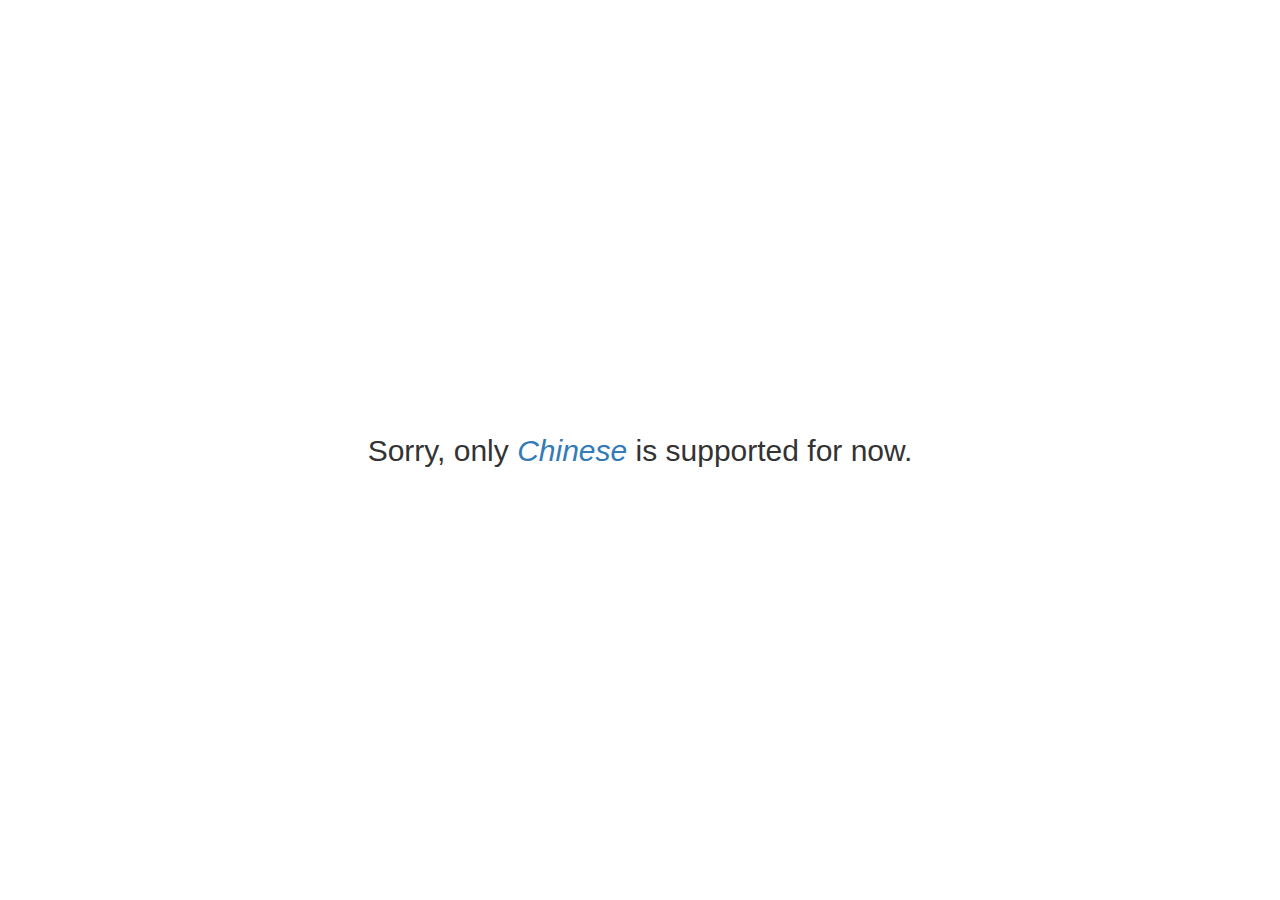
<file: index.html>
<!DOCTYPE html>
<html lang="zh-CN" dir="ltr">
  <head>
    <meta charset="UTF-8">









  
    
    

    
      
    
  


  


  


  






  





  <title>Lime - 一个简朴、易读、响应式的网站主题。</title>


  <meta property="og:title" content="Lime">


  <meta name="description" content="本主题由欧雷于 2015 年开始设计与开发，并在个人网站「欧雷流」及个人各种开源软件的文档站上使用多年；在设计时以提高阅读体验和保持简洁风格为最高原则，体现个性在其次。适用于博客、个人网站、API 文档站等以内容为主的网站。">
  <meta property="og:description" content="本主题由欧雷于 2015 年开始设计与开发，并在个人网站「欧雷流」及个人各种开源软件的文档站上使用多年；在设计时以提高阅读体验和保持简洁风格为最高原则，体现个性在其次。适用于博客、个人网站、API 文档站等以内容为主的网站。">



  
    
  



<!-- 页面渲染兼容性 -->
<meta http-equiv="X-UA-Compatible" content="IE=edge">
<meta name="renderer" content="webkit">
<meta name="viewport" content="width=device-width,initial-scale=1.0">

<!-- 订阅 -->

<meta name="theme-color" content="#0871ab">
<link rel="shortcut icon" href="/images/ksio/favicon.ico">


    
<link rel="stylesheet" href="/stylesheets/global.css">

    
    

    
<script src="/javascripts/ksio/vendors/jquery-1.11.3.min.js"></script>

    
<script src="/javascripts/ksio/vendors/bootstrap.min.js"></script>

  </head>
  
  
  <body class="Page" itemscope itemtype="http://schema.org/WebPage">
    <p style="display: flex; align-items: center; height: 100%; justify-content: center; font-size: 3rem;"><span>Sorry, only <a href="/zh/" style="font-weight: 400; font-style: italic;">Chinese</a> is supported for now.</span></p>



    <script>$('.Article-content > table').addClass('table table-bordered')</script>
    
  </body>
</html>
</file>
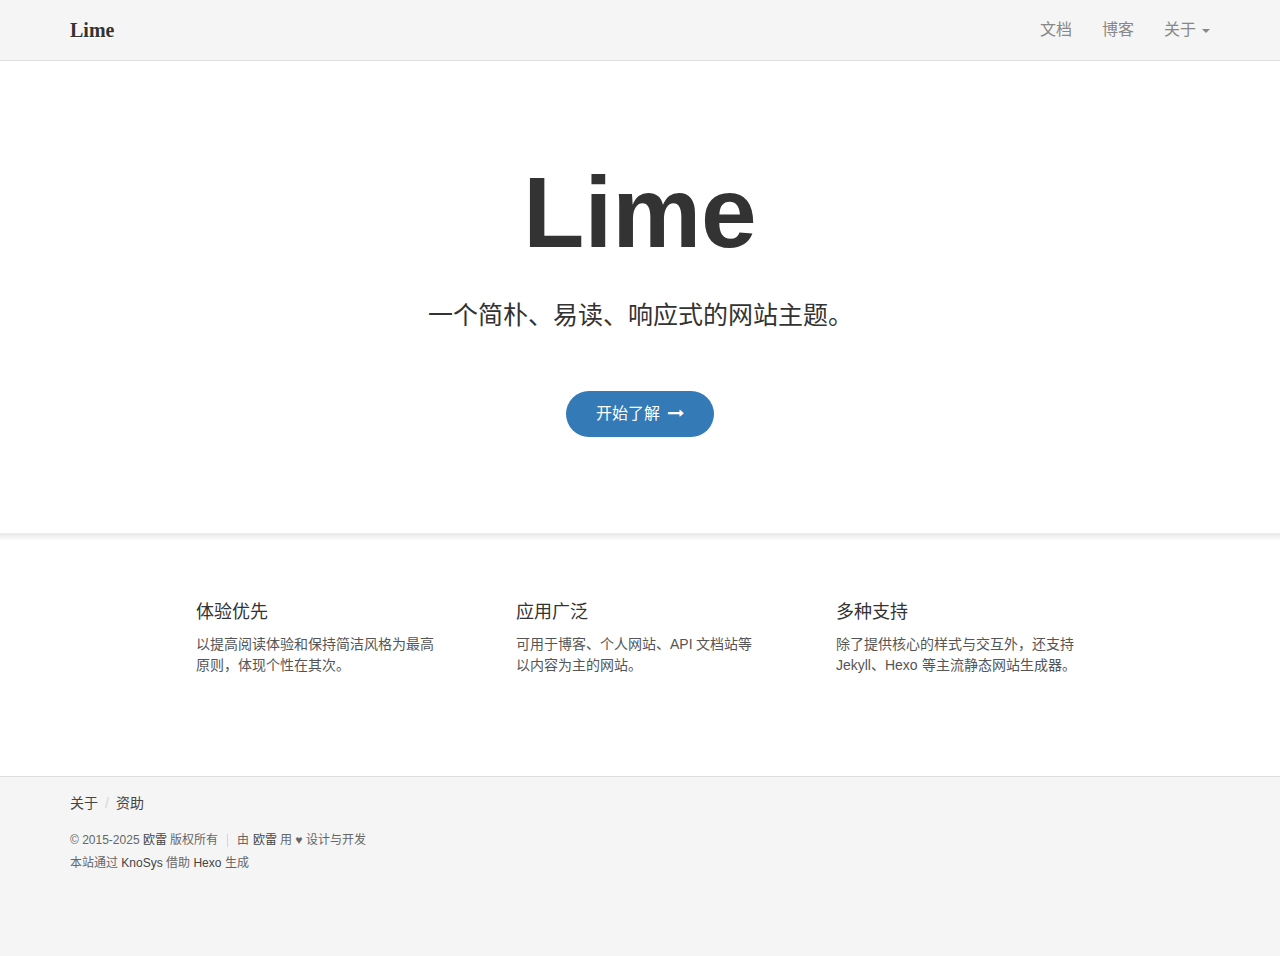
<file: zh/index.html>
<!DOCTYPE html>
<html lang="zh-CN" dir="ltr">
  <head>
    <meta charset="UTF-8">









  
    
    

    
      
    
  


  


  


  






  





  <title>Lime - 一个简朴、易读、响应式的网站主题。</title>


  <meta property="og:title" content="Lime">


  <meta name="description" content="本主题由欧雷于 2015 年开始设计与开发，并在个人网站「欧雷流」及个人各种开源软件的文档站上使用多年；在设计时以提高阅读体验和保持简洁风格为最高原则，体现个性在其次。适用于博客、个人网站、API 文档站等以内容为主的网站。">
  <meta property="og:description" content="本主题由欧雷于 2015 年开始设计与开发，并在个人网站「欧雷流」及个人各种开源软件的文档站上使用多年；在设计时以提高阅读体验和保持简洁风格为最高原则，体现个性在其次。适用于博客、个人网站、API 文档站等以内容为主的网站。">



  
    
  



<!-- 页面渲染兼容性 -->
<meta http-equiv="X-UA-Compatible" content="IE=edge">
<meta name="renderer" content="webkit">
<meta name="viewport" content="width=device-width,initial-scale=1.0">

<!-- 订阅 -->

<meta name="theme-color" content="#0871ab">
<link rel="shortcut icon" href="/images/ksio/favicon.ico">


    
<link rel="stylesheet" href="/stylesheets/global.css">

    
<link rel="stylesheet" href="/stylesheets/local/pages/index.css">

    

    
<script src="/javascripts/ksio/vendors/jquery-1.11.3.min.js"></script>

    
<script src="/javascripts/ksio/vendors/bootstrap.min.js"></script>

  </head>
  
  
  <body class="Page" itemscope itemtype="http://schema.org/WebPage">
    <header class="Page-header">
  <div class="navbar navbar-static-top">
    <div class="container">
      <div class="navbar-header">
        
          <button class="navbar-toggle collapsed" type="button" data-target=".Page-navs" data-toggle="collapse">
            <span class="sr-only">Toggle navs</span>
            <span class="icon-bar"></span>
            <span class="icon-bar"></span>
            <span class="icon-bar"></span>
          </button>
        
        
          


  <a class="navbar-brand" href="/">Lime</a>


        
      </div>
      <!-- Nav menus -->
      <nav class="Page-navs navbar-collapse collapse">
        <ul class="nav navbar-nav navbar-right">
          
  
  
  
    
    
      <li><a href="/zh/guides/">文档</a>
</li>
    
  

  
  
  
    
    
      <li><a href="/zh/posts/">博客</a>
</li>
    
  

  
  
  
    <li class="dropdown">
      <a class="dropdown-toggle" href="javascript:void(0);" data-toggle="dropdown">关于 <span class="caret"></span></a>
      <ul class="dropdown-menu">
  
  
  
    
    
      <li><a href="/zh/about/">本站</a>
</li>
    
  

  
  
  
    
    
      <li><a href="https://linxoid.com/ourai?utm_source=https://lime-theme.github.io&amp;utm_medium=common-header" target="_blank" rel="external nofollow">作者</a>
</li>
    
  

  
  
  
    
    
      <li><a href="https://github.com/lime-theme?utm_source=https://lime-theme.github.io&amp;utm_medium=common-header" target="_blank" rel="external nofollow">GitHub</a>
</li>
    
  

</ul>
    </li>
  


        </ul>
      </nav>
    </div>
  </div>
</header>

<main class="Page-content">
  <article class="Homepage">
    <header class="Homepage-header">
      <h1>Lime</h1>
      <p class="Homepage-slogan">一个简朴、易读、响应式的网站主题。</p>
      <p class="GetStarted"><a href="/zh/guides/">开始了解<i class="fa fa-long-arrow-right"></i></a></p>
    </header>
    <section class="Homepage-body">
      <h2 class="sr-only">特色</h2>
      <div class="FeatureList">
        <div class="FeatureList-item">
          <h3>体验优先</h3>
          <p>以提高阅读体验和保持简洁风格为最高原则，体现个性在其次。</p>
        </div>
        <div class="FeatureList-item">
          <h3>应用广泛</h3>
          <p>可用于博客、个人网站、API 文档站等以内容为主的网站。</p>
        </div>
        <div class="FeatureList-item">
          <h3>多种支持</h3>
          <p>除了提供核心的样式与交互外，还支持 Jekyll、Hexo 等主流静态网站生成器。</p>
        </div>
      </div>
    </section>
  </article>
</main>
<footer class="Page-footer Footer">
  <div class="container">
    
    <div class="Footer-description">
      
        <!-- Important links -->
        <nav class="Footer-navs">
          <ul><li><a href="/zh/about/"><span>关于</span></a>
</li><li><a href="/zh/about/#资助"><span>资助</span></a>
</li></ul>
        </nav>
      
      <div class="Footer-copyright">
        <p>

&copy; 2015-2025 <a href="https://linxoid.com/ourai?utm_source=https://lime-theme.github.io&amp;utm_medium=common-footer" target="_blank" rel="external nofollow">欧雷</a> 版权所有

</p>
        <p>由 <a href="https://linxoid.com/ourai/?utm_source=https://lime-theme.github.io&amp;utm_medium=common-footer" target="_blank" rel="external nofollow">欧雷</a> 用 ♥ 设计与开发</p>
      </div>
      <div class="Footer-licenses">
        <p>本站通过 <a href="https://knosysio.github.io/?utm_source=https://lime-theme.github.io&amp;utm_medium=common-footer" target="_blank" rel="external nofollow">KnoSys</a> 借助 <a href="https://hexo.io" target="_blank" rel="external nofollow">Hexo</a> 生成</p>
      </div>
    </div>
  </div>
</footer>


    <script>$('.Article-content > table').addClass('table table-bordered')</script>
    
  </body>
</html>
</file>
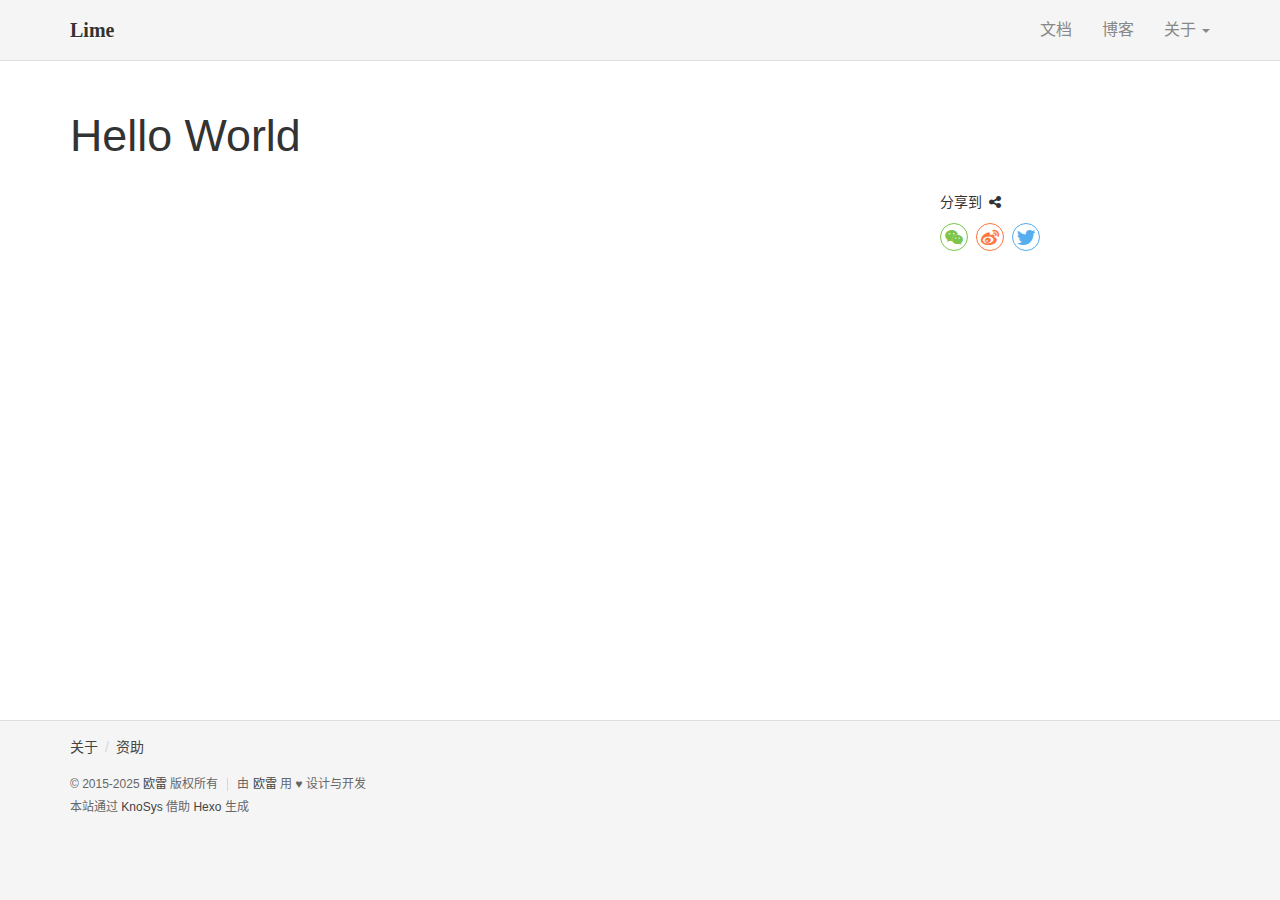
<file: posts/hello-world/index.html>
<!DOCTYPE html>
<html lang="zh-CN" dir="ltr">
  <head>
    <meta charset="UTF-8">









  
  
  
    
  


  


  


  






  





  <title>Hello World - Lime</title>


  <meta property="og:title" content="Hello World">


  <meta name="description" content="本主题由欧雷于 2015 年开始设计与开发，并在个人网站「欧雷流」及个人各种开源软件的文档站上使用多年；在设计时以提高阅读体验和保持简洁风格为最高原则，体现个性在其次。适用于博客、个人网站、API 文档站等以内容为主的网站。">
  <meta property="og:description" content="本主题由欧雷于 2015 年开始设计与开发，并在个人网站「欧雷流」及个人各种开源软件的文档站上使用多年；在设计时以提高阅读体验和保持简洁风格为最高原则，体现个性在其次。适用于博客、个人网站、API 文档站等以内容为主的网站。">



  
    
  



<!-- 页面渲染兼容性 -->
<meta http-equiv="X-UA-Compatible" content="IE=edge">
<meta name="renderer" content="webkit">
<meta name="viewport" content="width=device-width,initial-scale=1.0">

<!-- 订阅 -->

<meta name="theme-color" content="#0871ab">
<link rel="shortcut icon" href="/images/ksio/favicon.ico">


    
<link rel="stylesheet" href="/stylesheets/global.css">

    
<link rel="stylesheet" href="/stylesheets/ksio/vendors/share.css">

<link rel="stylesheet" href="/stylesheets/local/pages/post.css">

    

    
<script src="/javascripts/ksio/vendors/jquery-1.11.3.min.js"></script>

    
<script src="/javascripts/ksio/vendors/bootstrap.min.js"></script>

  </head>
  
  
  <body class="Page" itemscope itemtype="http://schema.org/WebPage">
    

  <header class="Page-header">
  <div class="navbar navbar-static-top">
    <div class="container">
      <div class="navbar-header">
        
          <button class="navbar-toggle collapsed" type="button" data-target=".Page-navs" data-toggle="collapse">
            <span class="sr-only">Toggle navs</span>
            <span class="icon-bar"></span>
            <span class="icon-bar"></span>
            <span class="icon-bar"></span>
          </button>
        
        
          


  <a class="navbar-brand" href="/">Lime</a>


        
      </div>
      <!-- Nav menus -->
      <nav class="Page-navs navbar-collapse collapse">
        <ul class="nav navbar-nav navbar-right">
          
  
  
  
    
    
      <li><a href="/zh/guides/">文档</a>
</li>
    
  

  
  
  
    
    
      <li><a href="/zh/posts/">博客</a>
</li>
    
  

  
  
  
    <li class="dropdown">
      <a class="dropdown-toggle" href="javascript:void(0);" data-toggle="dropdown">关于 <span class="caret"></span></a>
      <ul class="dropdown-menu">
  
  
  
    
    
      <li><a href="/zh/about/">本站</a>
</li>
    
  

  
  
  
    
    
      <li><a href="https://linxoid.com/ourai?utm_source=https://lime-theme.github.io&amp;utm_medium=common-header" target="_blank" rel="external nofollow">作者</a>
</li>
    
  

  
  
  
    
    
      <li><a href="https://github.com/lime-theme?utm_source=https://lime-theme.github.io&amp;utm_medium=common-header" target="_blank" rel="external nofollow">GitHub</a>
</li>
    
  

</ul>
    </li>
  


        </ul>
      </nav>
    </div>
  </div>
</header>

<main class="Page-content">
  

  <!-- 内容主体 -->
  <div class="container">
    <article class="Page-main Article">
      <header class="Article-header">
        
  
    <h1 class="Article-title">Hello World</h1>
  
  


      </header>
      <div class="Article-content col-md-9">
</div>
      <footer class="Article-footer col-md-3">
  
  <div class="Widget Widget--share">
    <div class="Widget-body">
      <p>分享到<i class="fa fa-share-alt"></i></p>
      <div class="social-share" data-sites="wechat,weibo,twitter"></div>
    </div>
  </div>


  <section class="Widget Widget--toc">
  <div class="Widget-header">
    <h2 class="Widget-title">目录</h2>
  </div>
  <div class="Widget-body"></div>
</section>


</footer>
      
      
    </article>
    

  </div>
</main>
<footer class="Page-footer Footer">
  <div class="container">
    
    <div class="Footer-description">
      
        <!-- Important links -->
        <nav class="Footer-navs">
          <ul><li><a href="/zh/about/"><span>关于</span></a>
</li><li><a href="/zh/about/#donation"><span>资助</span></a>
</li></ul>
        </nav>
      
      <div class="Footer-copyright">
        <p>

&copy; 2015-2025 <a href="https://linxoid.com/ourai?utm_source=https://lime-theme.github.io&amp;utm_medium=common-footer" target="_blank" rel="external nofollow">欧雷</a> 版权所有

</p>
        <p>由 <a href="https://linxoid.com/ourai/?utm_source=https://lime-theme.github.io&amp;utm_medium=common-footer" target="_blank" rel="external nofollow">欧雷</a> 用 ♥ 设计与开发</p>
      </div>
      <div class="Footer-licenses">
        <p>本站通过 <a href="https://knosysio.github.io/?utm_source=https://lime-theme.github.io&amp;utm_medium=common-footer" target="_blank" rel="external nofollow">KnoSys</a> 借助 <a href="https://hexo.io" target="_blank" rel="external nofollow">Hexo</a> 生成</p>
      </div>
    </div>
  </div>
</footer>






    <script>$('.Article-content > table').addClass('table table-bordered')</script>
    
<script src="/javascripts/ksio/vendors/share.min.js"></script>

<script src="/javascripts/ksio/components/page.js"></script>

<script src="/javascripts/ksio/components/toc.js"></script>

<script src="/javascripts/ksio/vendors/jquery.timeago.js"></script>

<script src="/javascripts/ksio/vendors/jquery.timeago.zh-CN.js"></script>

<script src="/javascripts/ksio/initializers/time.js"></script>

<script src="/javascripts/ksio/vendors/jquery.lazyload.js"></script>

<script src="/javascripts/ksio/initializers/lazyload.js"></script>

  </body>
</html>
</file>
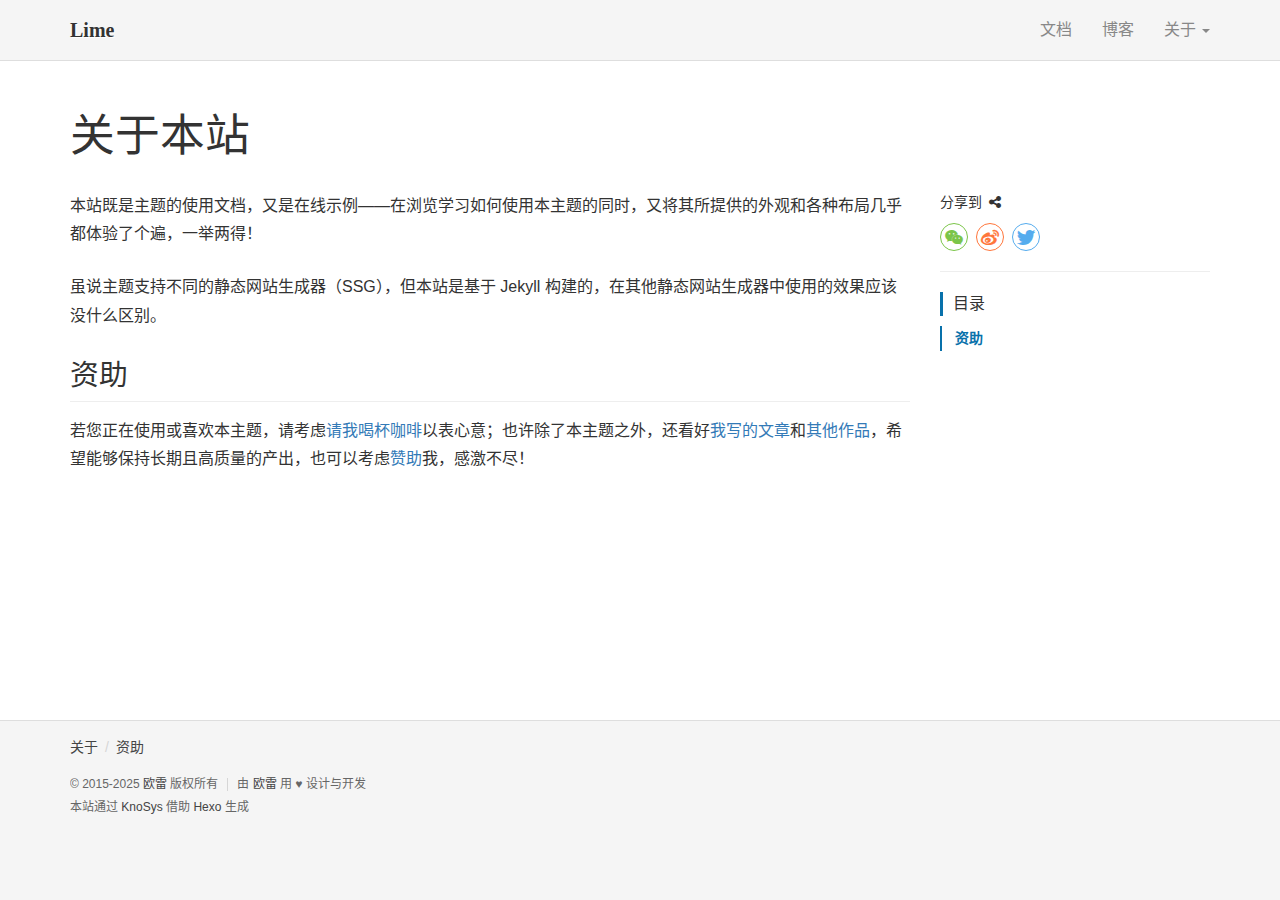
<file: zh/about/index.html>
<!DOCTYPE html>
<html lang="zh-CN" dir="ltr">
  <head>
    <meta charset="UTF-8">









  
  
  
    
  


  


  


  






  





  <title>关于本站 - Lime</title>


  <meta property="og:title" content="关于本站">


  <meta name="description" content="本主题由欧雷于 2015 年开始设计与开发，并在个人网站「欧雷流」及个人各种开源软件的文档站上使用多年；在设计时以提高阅读体验和保持简洁风格为最高原则，体现个性在其次。适用于博客、个人网站、API 文档站等以内容为主的网站。">
  <meta property="og:description" content="本主题由欧雷于 2015 年开始设计与开发，并在个人网站「欧雷流」及个人各种开源软件的文档站上使用多年；在设计时以提高阅读体验和保持简洁风格为最高原则，体现个性在其次。适用于博客、个人网站、API 文档站等以内容为主的网站。">



  
    
  



<!-- 页面渲染兼容性 -->
<meta http-equiv="X-UA-Compatible" content="IE=edge">
<meta name="renderer" content="webkit">
<meta name="viewport" content="width=device-width,initial-scale=1.0">

<!-- 订阅 -->

<meta name="theme-color" content="#0871ab">
<link rel="shortcut icon" href="/images/ksio/favicon.ico">


    
<link rel="stylesheet" href="/stylesheets/global.css">

    
<link rel="stylesheet" href="/stylesheets/ksio/vendors/share.css">

    

    
<script src="/javascripts/ksio/vendors/jquery-1.11.3.min.js"></script>

    
<script src="/javascripts/ksio/vendors/bootstrap.min.js"></script>

  </head>
  
  
  <body class="Page" itemscope itemtype="http://schema.org/WebPage">
    

  <header class="Page-header">
  <div class="navbar navbar-static-top">
    <div class="container">
      <div class="navbar-header">
        
          <button class="navbar-toggle collapsed" type="button" data-target=".Page-navs" data-toggle="collapse">
            <span class="sr-only">Toggle navs</span>
            <span class="icon-bar"></span>
            <span class="icon-bar"></span>
            <span class="icon-bar"></span>
          </button>
        
        
          


  <a class="navbar-brand" href="/">Lime</a>


        
      </div>
      <!-- Nav menus -->
      <nav class="Page-navs navbar-collapse collapse">
        <ul class="nav navbar-nav navbar-right">
          
  
  
  
    
    
      <li><a href="/zh/guides/">文档</a>
</li>
    
  

  
  
  
    
    
      <li><a href="/zh/posts/">博客</a>
</li>
    
  

  
  
  
    <li class="dropdown">
      <a class="dropdown-toggle" href="javascript:void(0);" data-toggle="dropdown">关于 <span class="caret"></span></a>
      <ul class="dropdown-menu">
  
  
  
    
    
      <li><a href="/zh/about/">本站</a>
</li>
    
  

  
  
  
    
    
      <li><a href="https://linxoid.com/ourai?utm_source=https://lime-theme.github.io&amp;utm_medium=common-header" target="_blank" rel="external nofollow">作者</a>
</li>
    
  

  
  
  
    
    
      <li><a href="https://github.com/lime-theme?utm_source=https://lime-theme.github.io&amp;utm_medium=common-header" target="_blank" rel="external nofollow">GitHub</a>
</li>
    
  

</ul>
    </li>
  


        </ul>
      </nav>
    </div>
  </div>
</header>

<main class="Page-content">
  

  <!-- 内容主体 -->
  <div class="container">
    <article class="Page-main Article">
      <header class="Article-header">
        
  
    <h1 class="Article-title">关于本站</h1>
  
  


      </header>
      <div class="Article-content col-md-9"><p>本站既是主题的使用文档，又是在线示例——在浏览学习如何使用本主题的同时，又将其所提供的外观和各种布局几乎都体验了个遍，一举两得！</p>
<p>虽说主题支持不同的静态网站生成器（SSG），但本站是基于 Jekyll 构建的，在其他静态网站生成器中使用的效果应该没什么区别。</p>
<h2 id="资助"><a href="#资助" class="headerlink" title="资助"></a>资助</h2><p>若您正在使用或喜欢本主题，请考虑<a target="_blank" rel="noopener" href="https://ourai.ws/sponsor/#donation">请我喝杯咖啡</a>以表心意；也许除了本主题之外，还看好<a target="_blank" rel="noopener" href="https://ourai.ws/posts/">我写的文章</a>和<a target="_blank" rel="noopener" href="https://oss.ourai.ws/">其他作品</a>，希望能够保持长期且高质量的产出，也可以考虑<a target="_blank" rel="noopener" href="https://ourai.ws/sponsor/#sponsor">赞助</a>我，感激不尽！</p>

</div>
      <footer class="Article-footer col-md-3">
  
  <div class="Widget Widget--share">
    <div class="Widget-body">
      <p>分享到<i class="fa fa-share-alt"></i></p>
      <div class="social-share" data-sites="wechat,weibo,twitter"></div>
    </div>
  </div>


  <section class="Widget Widget--toc">
  <div class="Widget-header">
    <h2 class="Widget-title">目录</h2>
  </div>
  <div class="Widget-body"></div>
</section>


</footer>
      
      
    </article>
    

  </div>
</main>
<footer class="Page-footer Footer">
  <div class="container">
    
    <div class="Footer-description">
      
        <!-- Important links -->
        <nav class="Footer-navs">
          <ul><li><a href="/zh/about/"><span>关于</span></a>
</li><li><a href="/zh/about/#资助"><span>资助</span></a>
</li></ul>
        </nav>
      
      <div class="Footer-copyright">
        <p>

&copy; 2015-2025 <a href="https://linxoid.com/ourai?utm_source=https://lime-theme.github.io&amp;utm_medium=common-footer" target="_blank" rel="external nofollow">欧雷</a> 版权所有

</p>
        <p>由 <a href="https://linxoid.com/ourai/?utm_source=https://lime-theme.github.io&amp;utm_medium=common-footer" target="_blank" rel="external nofollow">欧雷</a> 用 ♥ 设计与开发</p>
      </div>
      <div class="Footer-licenses">
        <p>本站通过 <a href="https://knosysio.github.io/?utm_source=https://lime-theme.github.io&amp;utm_medium=common-footer" target="_blank" rel="external nofollow">KnoSys</a> 借助 <a href="https://hexo.io" target="_blank" rel="external nofollow">Hexo</a> 生成</p>
      </div>
    </div>
  </div>
</footer>





    <script>$('.Article-content > table').addClass('table table-bordered')</script>
    
<script src="/javascripts/ksio/vendors/share.min.js"></script>

<script src="/javascripts/ksio/components/page.js"></script>

<script src="/javascripts/ksio/components/toc.js"></script>

  </body>
</html>
</file>
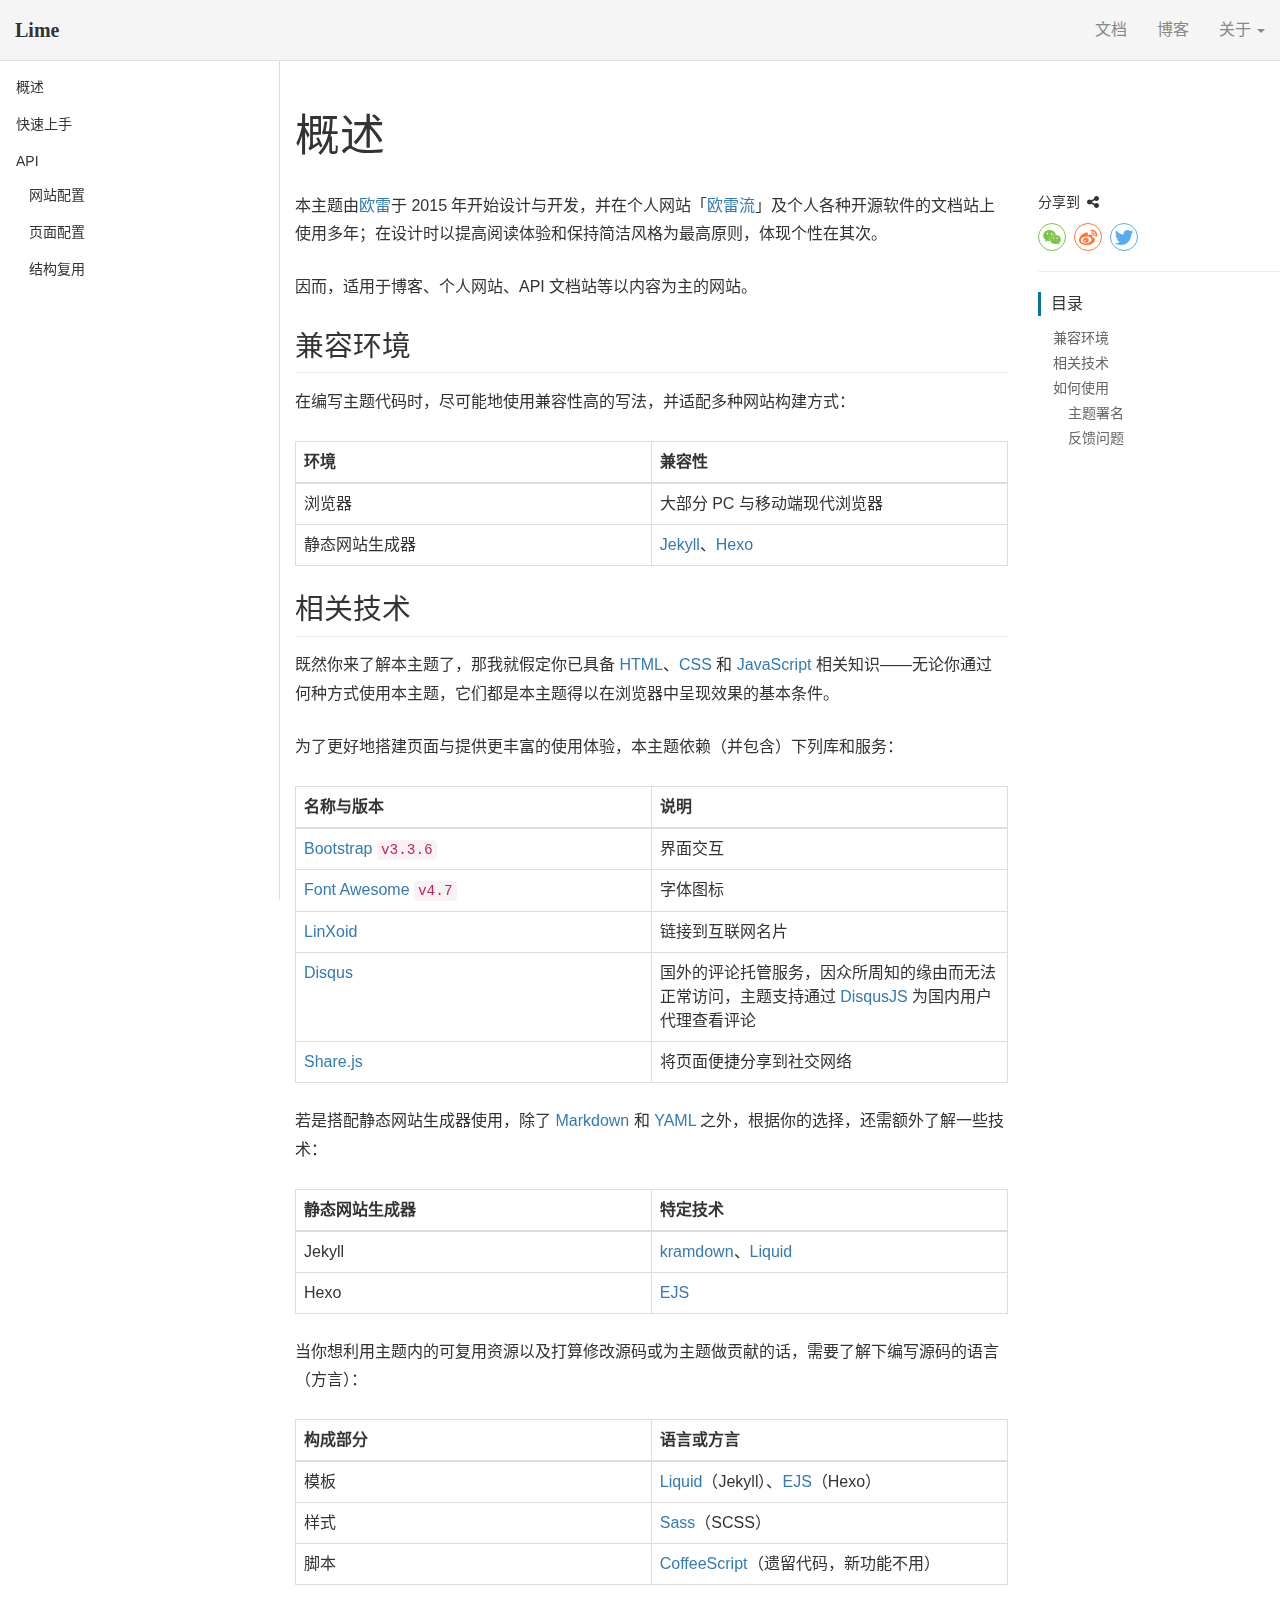
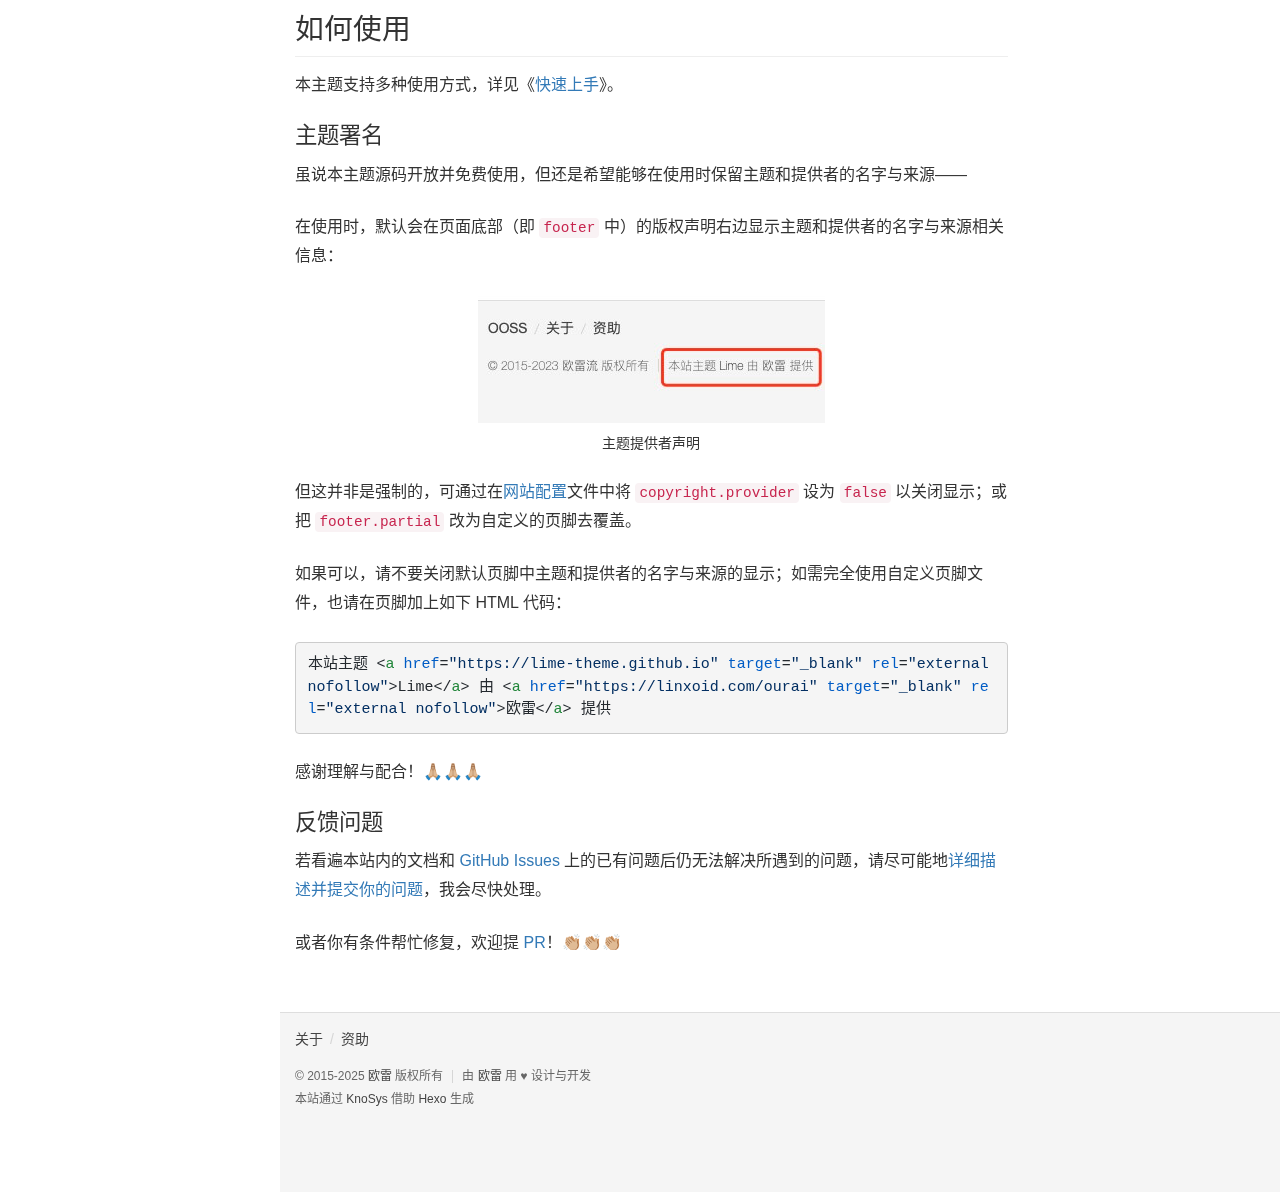
<file: zh/guides/index.html>
<!DOCTYPE html>
<html lang="zh-CN" dir="ltr">
  <head>
    <meta charset="UTF-8">









  
  
  
    
  


  


  


  






  





  <title>概述 - Lime</title>


  <meta property="og:title" content="概述">


  <meta name="description" content="本主题由欧雷于 2015 年开始设计与开发，并在个人网站「欧雷流」及个人各种开源软件的文档站上使用多年；在设计时以提高阅读体验和保持简洁风格为最高原则，体现个性在其次。适用于博客、个人网站、API 文档站等以内容为主的网站。">
  <meta property="og:description" content="本主题由欧雷于 2015 年开始设计与开发，并在个人网站「欧雷流」及个人各种开源软件的文档站上使用多年；在设计时以提高阅读体验和保持简洁风格为最高原则，体现个性在其次。适用于博客、个人网站、API 文档站等以内容为主的网站。">



  
    
  



<!-- 页面渲染兼容性 -->
<meta http-equiv="X-UA-Compatible" content="IE=edge">
<meta name="renderer" content="webkit">
<meta name="viewport" content="width=device-width,initial-scale=1.0">

<!-- 订阅 -->

<meta name="theme-color" content="#0871ab">
<link rel="shortcut icon" href="/images/ksio/favicon.ico">


    
<link rel="stylesheet" href="/stylesheets/global.css">

    
<link rel="stylesheet" href="/stylesheets/ksio/vendors/share.css">

<link rel="stylesheet" href="/stylesheets/local/syntax-highlighting.css">

<link rel="stylesheet" href="/stylesheets/local/pages/post.css">

<link rel="stylesheet" href="/stylesheets/local/pages/doc.css">

    

    
<script src="/javascripts/ksio/vendors/jquery-1.11.3.min.js"></script>

    
<script src="/javascripts/ksio/vendors/bootstrap.min.js"></script>

  </head>
  
  
  <body class="Page" itemscope itemtype="http://schema.org/WebPage">
    

  <header class="Page-header">
  <div class="navbar navbar-static-top">
    <div class="container-fluid">
      <div class="navbar-header">
        
          <button class="navbar-toggle collapsed" type="button" data-target=".Page-navs" data-toggle="collapse">
            <span class="sr-only">Toggle navs</span>
            <span class="icon-bar"></span>
            <span class="icon-bar"></span>
            <span class="icon-bar"></span>
          </button>
        
        
          


  <a class="navbar-brand" href="/">Lime</a>


        
      </div>
      <!-- Nav menus -->
      <nav class="Page-navs navbar-collapse collapse">
        <ul class="nav navbar-nav navbar-right">
          
  
  
  
    
    
      <li><a href="/zh/guides/">文档</a>
</li>
    
  

  
  
  
    
    
      <li><a href="/zh/posts/">博客</a>
</li>
    
  

  
  
  
    <li class="dropdown">
      <a class="dropdown-toggle" href="javascript:void(0);" data-toggle="dropdown">关于 <span class="caret"></span></a>
      <ul class="dropdown-menu">
  
  
  
    
    
      <li><a href="/zh/about/">本站</a>
</li>
    
  

  
  
  
    
    
      <li><a href="https://linxoid.com/ourai?utm_source=https://lime-theme.github.io&amp;utm_medium=common-header" target="_blank" rel="external nofollow">作者</a>
</li>
    
  

  
  
  
    
    
      <li><a href="https://github.com/lime-theme?utm_source=https://lime-theme.github.io&amp;utm_medium=common-header" target="_blank" rel="external nofollow">GitHub</a>
</li>
    
  

</ul>
    </li>
  


        </ul>
      </nav>
    </div>
  </div>
</header>

<div class="Page-content">
  
  
    <aside class="Page-aside">
      <div class="AsideBrand">


  <a href="/">Lime</a>

</div>
      <nav class="AsideNav"><ul>
  
  
    
  
  
    <li>
      
      
      
      
      
      
        
          <a href="/zh/guides/">概述</a>
        
      
    </li>
  
    <li>
      
      
      
      
      
      
        
          <a href="/zh/guides/getting-started/">快速上手</a>
        
      
    </li>
  
    <li>
      
      
      
      
      
      
        <span>API</span>
        <ul>
  
  
    
  
  
    <li>
      
      
      
      
      
      
        <a href="/zh/apis/site-config/">网站配置</a>
      
    </li>
  
    <li>
      
      
      
      
      
      
        <a href="/zh/apis/page-config/">页面配置</a>
      
    </li>
  
    <li>
      
      
      
      
      
      
        <a href="/zh/apis/html-reuse/">结构复用</a>
      
    </li>
  
</ul>

      
    </li>
  
</ul>
</nav>
    </aside>
  
  <main class="Page-main">
    <article class="Article container-fluid">
      <header class="Article-header">
        
  
    <h1 class="Article-title">概述</h1>
  
  


      </header>
      <div class="Article-content col-md-9"><p>本主题由<a target="_blank" rel="noopener" href="https://linxoid.com/ourai/">欧雷</a>于 2015 年开始设计与开发，并在个人网站「<a target="_blank" rel="noopener" href="https://ourai.ws/">欧雷流</a>」及个人各种开源软件的文档站上使用多年；在设计时以提高阅读体验和保持简洁风格为最高原则，体现个性在其次。</p>
<p>因而，适用于博客、个人网站、API 文档站等以内容为主的网站。</p>
<h2 id="兼容环境"><a href="#兼容环境" class="headerlink" title="兼容环境"></a>兼容环境</h2><p>在编写主题代码时，尽可能地使用兼容性高的写法，并适配多种网站构建方式：</p>
<table>
<thead>
<tr>
<th>环境</th>
<th>兼容性</th>
</tr>
</thead>
<tbody><tr>
<td>浏览器</td>
<td>大部分 PC 与移动端现代浏览器</td>
</tr>
<tr>
<td>静态网站生成器</td>
<td><a target="_blank" rel="noopener" href="https://jekyllrb.com/">Jekyll</a>、<a target="_blank" rel="noopener" href="https://hexo.io/">Hexo</a></td>
</tr>
</tbody></table>
<h2 id="相关技术"><a href="#相关技术" class="headerlink" title="相关技术"></a>相关技术</h2><p>既然你来了解本主题了，那我就假定你已具备 <a target="_blank" rel="noopener" href="https://developer.mozilla.org/en-US/docs/Web/HTML">HTML</a>、<a target="_blank" rel="noopener" href="https://developer.mozilla.org/en-US/docs/Web/CSS">CSS</a> 和 <a target="_blank" rel="noopener" href="https://developer.mozilla.org/en-US/docs/Web/JavaScript">JavaScript</a> 相关知识——无论你通过何种方式使用本主题，它们都是本主题得以在浏览器中呈现效果的基本条件。</p>
<p>为了更好地搭建页面与提供更丰富的使用体验，本主题依赖（并包含）下列库和服务：</p>
<table>
<thead>
<tr>
<th>名称与版本</th>
<th>说明</th>
</tr>
</thead>
<tbody><tr>
<td><a target="_blank" rel="noopener" href="https://getbootstrap.com/docs/3.3/">Bootstrap <code>v3.3.6</code></a></td>
<td>界面交互</td>
</tr>
<tr>
<td><a target="_blank" rel="noopener" href="https://fontawesome.com/v4/icons/">Font Awesome <code>v4.7</code></a></td>
<td>字体图标</td>
</tr>
<tr>
<td><a target="_blank" rel="noopener" href="https://linxoid.com/">LinXoid</a></td>
<td>链接到互联网名片</td>
</tr>
<tr>
<td><a target="_blank" rel="noopener" href="https://disqus.com/">Disqus</a></td>
<td>国外的评论托管服务，因众所周知的缘由而无法正常访问，主题支持通过 <a target="_blank" rel="noopener" href="https://disqusjs.skk.moe/">DisqusJS</a> 为国内用户代理查看评论</td>
</tr>
<tr>
<td><a target="_blank" rel="noopener" href="https://github.com/overtrue/share.js">Share.js</a></td>
<td>将页面便捷分享到社交网络</td>
</tr>
</tbody></table>
<p>若是搭配静态网站生成器使用，除了 <a target="_blank" rel="noopener" href="https://www.markdownguide.org/">Markdown</a> 和 <a target="_blank" rel="noopener" href="https://yaml.org/">YAML</a> 之外，根据你的选择，还需额外了解一些技术：</p>
<table>
<thead>
<tr>
<th>静态网站生成器</th>
<th>特定技术</th>
</tr>
</thead>
<tbody><tr>
<td>Jekyll</td>
<td><a target="_blank" rel="noopener" href="https://kramdown.gettalong.org/">kramdown</a>、<a target="_blank" rel="noopener" href="https://shopify.dev/docs/api/liquid">Liquid</a></td>
</tr>
<tr>
<td>Hexo</td>
<td><a target="_blank" rel="noopener" href="https://ejs.co/">EJS</a></td>
</tr>
</tbody></table>
<p>当你想利用主题内的可复用资源以及打算修改源码或为主题做贡献的话，需要了解下编写源码的语言（方言）：</p>
<table>
<thead>
<tr>
<th>构成部分</th>
<th>语言或方言</th>
</tr>
</thead>
<tbody><tr>
<td>模板</td>
<td><a target="_blank" rel="noopener" href="https://shopify.dev/docs/api/liquid">Liquid</a>（Jekyll）、<a target="_blank" rel="noopener" href="https://ejs.co/">EJS</a>（Hexo）</td>
</tr>
<tr>
<td>样式</td>
<td><a target="_blank" rel="noopener" href="https://sass-lang.com/">Sass</a>（SCSS）</td>
</tr>
<tr>
<td>脚本</td>
<td><a target="_blank" rel="noopener" href="https://coffeescript.org/">CoffeeScript</a>（遗留代码，新功能不用）</td>
</tr>
</tbody></table>
<h2 id="如何使用"><a href="#如何使用" class="headerlink" title="如何使用"></a>如何使用</h2><p>本主题支持多种使用方式，详见《<a href="/zh/guides/getting-started/">快速上手</a>》。</p>
<h3 id="主题署名"><a href="#主题署名" class="headerlink" title="主题署名"></a>主题署名</h3><p>虽说本主题源码开放并免费使用，但还是希望能够在使用时保留主题和提供者的名字与来源——</p>
<p>在使用时，默认会在页面底部（即 <code>footer</code> 中）的版权声明右边显示主题和提供者的名字与来源相关信息：</p>
<figure>
  <img src="/zh/guides/theme-provider.jpg" alt="主题提供者声明">
  <figcaption>主题提供者声明</figcaption>
</figure>

<p>但这并非是强制的，可通过在<a href="/zh/apis/site-config/">网站配置</a>文件中将 <a href="/zh/apis/site-config/#copyright"><code>copyright.provider</code></a> 设为 <code>false</code> 以关闭显示；或把 <a href="/zh/apis/site-config/#footer"><code>footer.partial</code></a> 改为自定义的页脚去覆盖。</p>
<p>如果可以，请不要关闭默认页脚中主题和提供者的名字与来源的显示；如需完全使用自定义页脚文件，也请在页脚加上如下 HTML 代码：</p>
<figure class="highlight html"><table><tr><td class="code"><pre><code class="hljs html">本站主题 <span class="hljs-tag">&lt;<span class="hljs-name">a</span> <span class="hljs-attr">href</span>=<span class="hljs-string">&quot;https://lime-theme.github.io&quot;</span> <span class="hljs-attr">target</span>=<span class="hljs-string">&quot;_blank&quot;</span> <span class="hljs-attr">rel</span>=<span class="hljs-string">&quot;external nofollow&quot;</span>&gt;</span>Lime<span class="hljs-tag">&lt;/<span class="hljs-name">a</span>&gt;</span> 由 <span class="hljs-tag">&lt;<span class="hljs-name">a</span> <span class="hljs-attr">href</span>=<span class="hljs-string">&quot;https://linxoid.com/ourai&quot;</span> <span class="hljs-attr">target</span>=<span class="hljs-string">&quot;_blank&quot;</span> <span class="hljs-attr">rel</span>=<span class="hljs-string">&quot;external nofollow&quot;</span>&gt;</span>欧雷<span class="hljs-tag">&lt;/<span class="hljs-name">a</span>&gt;</span> 提供<br></code></pre></td></tr></table></figure>

<p>感谢理解与配合！🙏🏼🙏🏼🙏🏼</p>
<h3 id="反馈问题"><a href="#反馈问题" class="headerlink" title="反馈问题"></a>反馈问题</h3><p>若看遍本站内的文档和 <a target="_blank" rel="noopener" href="https://github.com/lime-theme/lime/issues">GitHub Issues</a> 上的已有问题后仍无法解决所遇到的问题，请尽可能地<a target="_blank" rel="noopener" href="https://github.com/lime-theme/lime/issues/new/choose">详细描述并提交你的问题</a>，我会尽快处理。</p>
<p>或者你有条件帮忙修复，欢迎提 <a target="_blank" rel="noopener" href="https://github.com/lime-theme/lime/pulls">PR</a>！👏🏼👏🏼👏🏼</p>

</div>
      <footer class="Article-footer col-md-3">
  
  <div class="Widget Widget--share">
    <div class="Widget-body">
      <p>分享到<i class="fa fa-share-alt"></i></p>
      <div class="social-share" data-sites="wechat,weibo,twitter"></div>
    </div>
  </div>


  <section class="Widget Widget--toc">
  <div class="Widget-header">
    <h2 class="Widget-title">目录</h2>
  </div>
  <div class="Widget-body"></div>
</section>


</footer>
    </article>
    <footer class="Page-footer Footer">
  <div class="container-fluid">
    
    <div class="Footer-description">
      
        <!-- Important links -->
        <nav class="Footer-navs">
          <ul><li><a href="/zh/about/"><span>关于</span></a>
</li><li><a href="/zh/about/#资助"><span>资助</span></a>
</li></ul>
        </nav>
      
      <div class="Footer-copyright">
        <p>

&copy; 2015-2025 <a href="https://linxoid.com/ourai?utm_source=https://lime-theme.github.io&amp;utm_medium=common-footer" target="_blank" rel="external nofollow">欧雷</a> 版权所有

</p>
        <p>由 <a href="https://linxoid.com/ourai/?utm_source=https://lime-theme.github.io&amp;utm_medium=common-footer" target="_blank" rel="external nofollow">欧雷</a> 用 ♥ 设计与开发</p>
      </div>
      <div class="Footer-licenses">
        <p>本站通过 <a href="https://knosysio.github.io/?utm_source=https://lime-theme.github.io&amp;utm_medium=common-footer" target="_blank" rel="external nofollow">KnoSys</a> 借助 <a href="https://hexo.io" target="_blank" rel="external nofollow">Hexo</a> 生成</p>
      </div>
    </div>
  </div>
</footer>

  </main>
</div>




    <script>$('.Article-content > table').addClass('table table-bordered')</script>
    
<script src="/javascripts/ksio/vendors/share.min.js"></script>

<script src="/javascripts/ksio/components/page.js"></script>

<script src="/javascripts/ksio/components/toc.js"></script>

<script src="/javascripts/ksio/vendors/jquery.timeago.js"></script>

<script src="/javascripts/ksio/vendors/jquery.timeago.zh-CN.js"></script>

<script src="/javascripts/ksio/initializers/time.js"></script>

<script src="/javascripts/ksio/vendors/jquery.lazyload.js"></script>

<script src="/javascripts/ksio/initializers/lazyload.js"></script>

  </body>
</html>
</file>
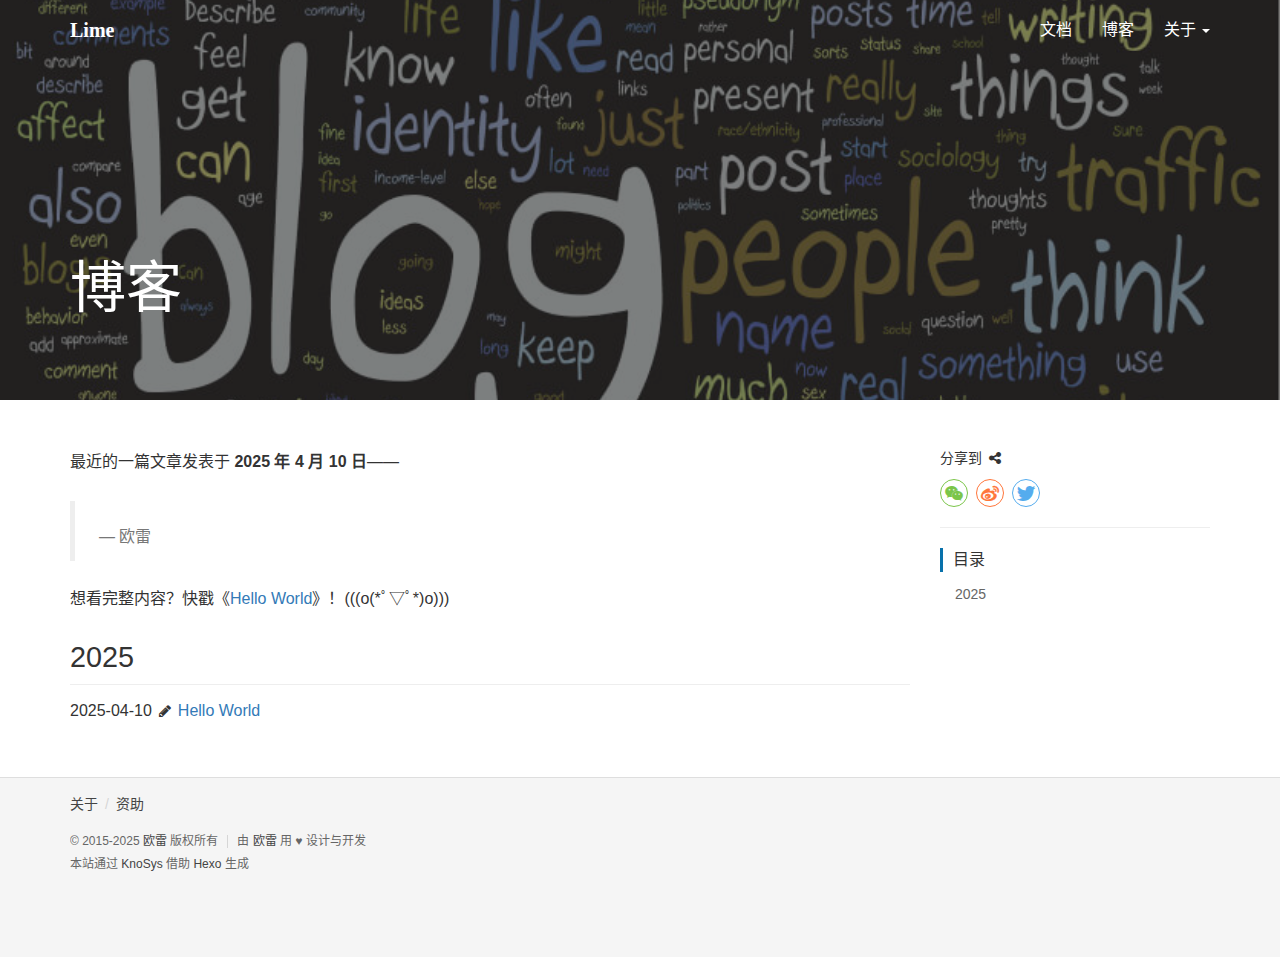
<file: zh/posts/index.html>
<!DOCTYPE html>
<html lang="zh-CN" dir="ltr">
  <head>
    <meta charset="UTF-8">









  
  
  
    
  


  


  


  






  





  <title>博客 - Lime</title>


  <meta property="og:title" content="博客">


  <meta name="description" content="本主题由欧雷于 2015 年开始设计与开发，并在个人网站「欧雷流」及个人各种开源软件的文档站上使用多年；在设计时以提高阅读体验和保持简洁风格为最高原则，体现个性在其次。适用于博客、个人网站、API 文档站等以内容为主的网站。">
  <meta property="og:description" content="本主题由欧雷于 2015 年开始设计与开发，并在个人网站「欧雷流」及个人各种开源软件的文档站上使用多年；在设计时以提高阅读体验和保持简洁风格为最高原则，体现个性在其次。适用于博客、个人网站、API 文档站等以内容为主的网站。">



  
    
  



<!-- 页面渲染兼容性 -->
<meta http-equiv="X-UA-Compatible" content="IE=edge">
<meta name="renderer" content="webkit">
<meta name="viewport" content="width=device-width,initial-scale=1.0">

<!-- 订阅 -->

<meta name="theme-color" content="#0871ab">
<link rel="shortcut icon" href="/images/ksio/favicon.ico">


    
<link rel="stylesheet" href="/stylesheets/global.css">

    
<link rel="stylesheet" href="/stylesheets/ksio/vendors/share.css">

<link rel="stylesheet" href="/stylesheets/local/pages/posts.css">

    

    
<script src="/javascripts/ksio/vendors/jquery-1.11.3.min.js"></script>

    
<script src="/javascripts/ksio/vendors/bootstrap.min.js"></script>

  </head>
  
  
    
  
  <body class="Page has-headerImage" itemscope itemtype="http://schema.org/WebPage">
    

  <header class="Page-header">
  <div class="navbar navbar-static-top">
    <div class="container">
      <div class="navbar-header">
        
          <button class="navbar-toggle collapsed" type="button" data-target=".Page-navs" data-toggle="collapse">
            <span class="sr-only">Toggle navs</span>
            <span class="icon-bar"></span>
            <span class="icon-bar"></span>
            <span class="icon-bar"></span>
          </button>
        
        
          


  <a class="navbar-brand" href="/">Lime</a>


        
      </div>
      <!-- Nav menus -->
      <nav class="Page-navs navbar-collapse collapse">
        <ul class="nav navbar-nav navbar-right">
          
  
  
  
    
    
      <li><a href="/zh/guides/">文档</a>
</li>
    
  

  
  
  
    
    
      <li><a href="/zh/posts/">博客</a>
</li>
    
  

  
  
  
    <li class="dropdown">
      <a class="dropdown-toggle" href="javascript:void(0);" data-toggle="dropdown">关于 <span class="caret"></span></a>
      <ul class="dropdown-menu">
  
  
  
    
    
      <li><a href="/zh/about/">本站</a>
</li>
    
  

  
  
  
    
    
      <li><a href="https://linxoid.com/ourai?utm_source=https://lime-theme.github.io&amp;utm_medium=common-header" target="_blank" rel="external nofollow">作者</a>
</li>
    
  

  
  
  
    
    
      <li><a href="https://github.com/lime-theme?utm_source=https://lime-theme.github.io&amp;utm_medium=common-header" target="_blank" rel="external nofollow">GitHub</a>
</li>
    
  

</ul>
    </li>
  


        </ul>
      </nav>
    </div>
  </div>
</header>

<main class="Page-content">
  
  
<div class="Page-banner is-translucent hidden-xs" style="background-image: url('/images/ksio/banners/blog.jpg');">
  <figure class="sr-only">
    <img src="/images/ksio/banners/blog.jpg" alt="博客文章">
    <figcaption>博客文章</figcaption>
  </figure>
</div>



  <!-- 内容主体 -->
  <div class="container">
    <article class="Page-main Article">
      <header class="Article-header">
        
  
    <h1 class="Article-title">博客</h1>
  
  


      </header>
      <div class="Article-content col-md-9">

  
  
  <!-- 最新文章 -->
  <p>最近的一篇文章发表于 <time datetime="2025-04-09T16:20:53.391Z" class="u-bold">2025 年 4 月 10 日</time>——</p>
  <blockquote>
    <p></p>
    <footer>欧雷</footer>
  </blockquote>
  <p>想看完整内容？快戳《<a href="/posts/hello-world/">Hello World</a>》！(((o(*ﾟ▽ﾟ*)o)))</p>
  
  <!-- 文章列表 -->
  <div class="ArticleList">
    
    
    
    
      
      
      
        
          <h2 class="ArticleList-heading">2025</h2>
        
        <div class="ArticleList-item"><time datetime="2025-04-09T16:20:53.391Z">2025-04-10</time><i class="fa fa-pencil"></i><a href="/posts/hello-world/">Hello World</a></div>
      
    
  </div>


</div>
      <footer class="Article-footer col-md-3">
  

  <div class="Widget Widget--share">
    <div class="Widget-body">
      <p>分享到<i class="fa fa-share-alt"></i></p>
      <div class="social-share" data-sites="wechat,weibo,twitter"></div>
    </div>
  </div>


<section class="Widget Widget--toc">
  <div class="Widget-header">
    <h2 class="Widget-title">目录</h2>
  </div>
  <div class="Widget-body"></div>
</section>



</footer>
      
      
    </article>
    

  </div>
</main>
<footer class="Page-footer Footer">
  <div class="container">
    
    <div class="Footer-description">
      
        <!-- Important links -->
        <nav class="Footer-navs">
          <ul><li><a href="/zh/about/"><span>关于</span></a>
</li><li><a href="/zh/about/#资助"><span>资助</span></a>
</li></ul>
        </nav>
      
      <div class="Footer-copyright">
        <p>

&copy; 2015-2025 <a href="https://linxoid.com/ourai?utm_source=https://lime-theme.github.io&amp;utm_medium=common-footer" target="_blank" rel="external nofollow">欧雷</a> 版权所有

</p>
        <p>由 <a href="https://linxoid.com/ourai/?utm_source=https://lime-theme.github.io&amp;utm_medium=common-footer" target="_blank" rel="external nofollow">欧雷</a> 用 ♥ 设计与开发</p>
      </div>
      <div class="Footer-licenses">
        <p>本站通过 <a href="https://knosysio.github.io/?utm_source=https://lime-theme.github.io&amp;utm_medium=common-footer" target="_blank" rel="external nofollow">KnoSys</a> 借助 <a href="https://hexo.io" target="_blank" rel="external nofollow">Hexo</a> 生成</p>
      </div>
    </div>
  </div>
</footer>





    <script>$('.Article-content > table').addClass('table table-bordered')</script>
    
<script src="/javascripts/ksio/vendors/share.min.js"></script>

<script src="/javascripts/ksio/components/page.js"></script>

<script src="/javascripts/ksio/components/toc.js"></script>

  </body>
</html>
</file>
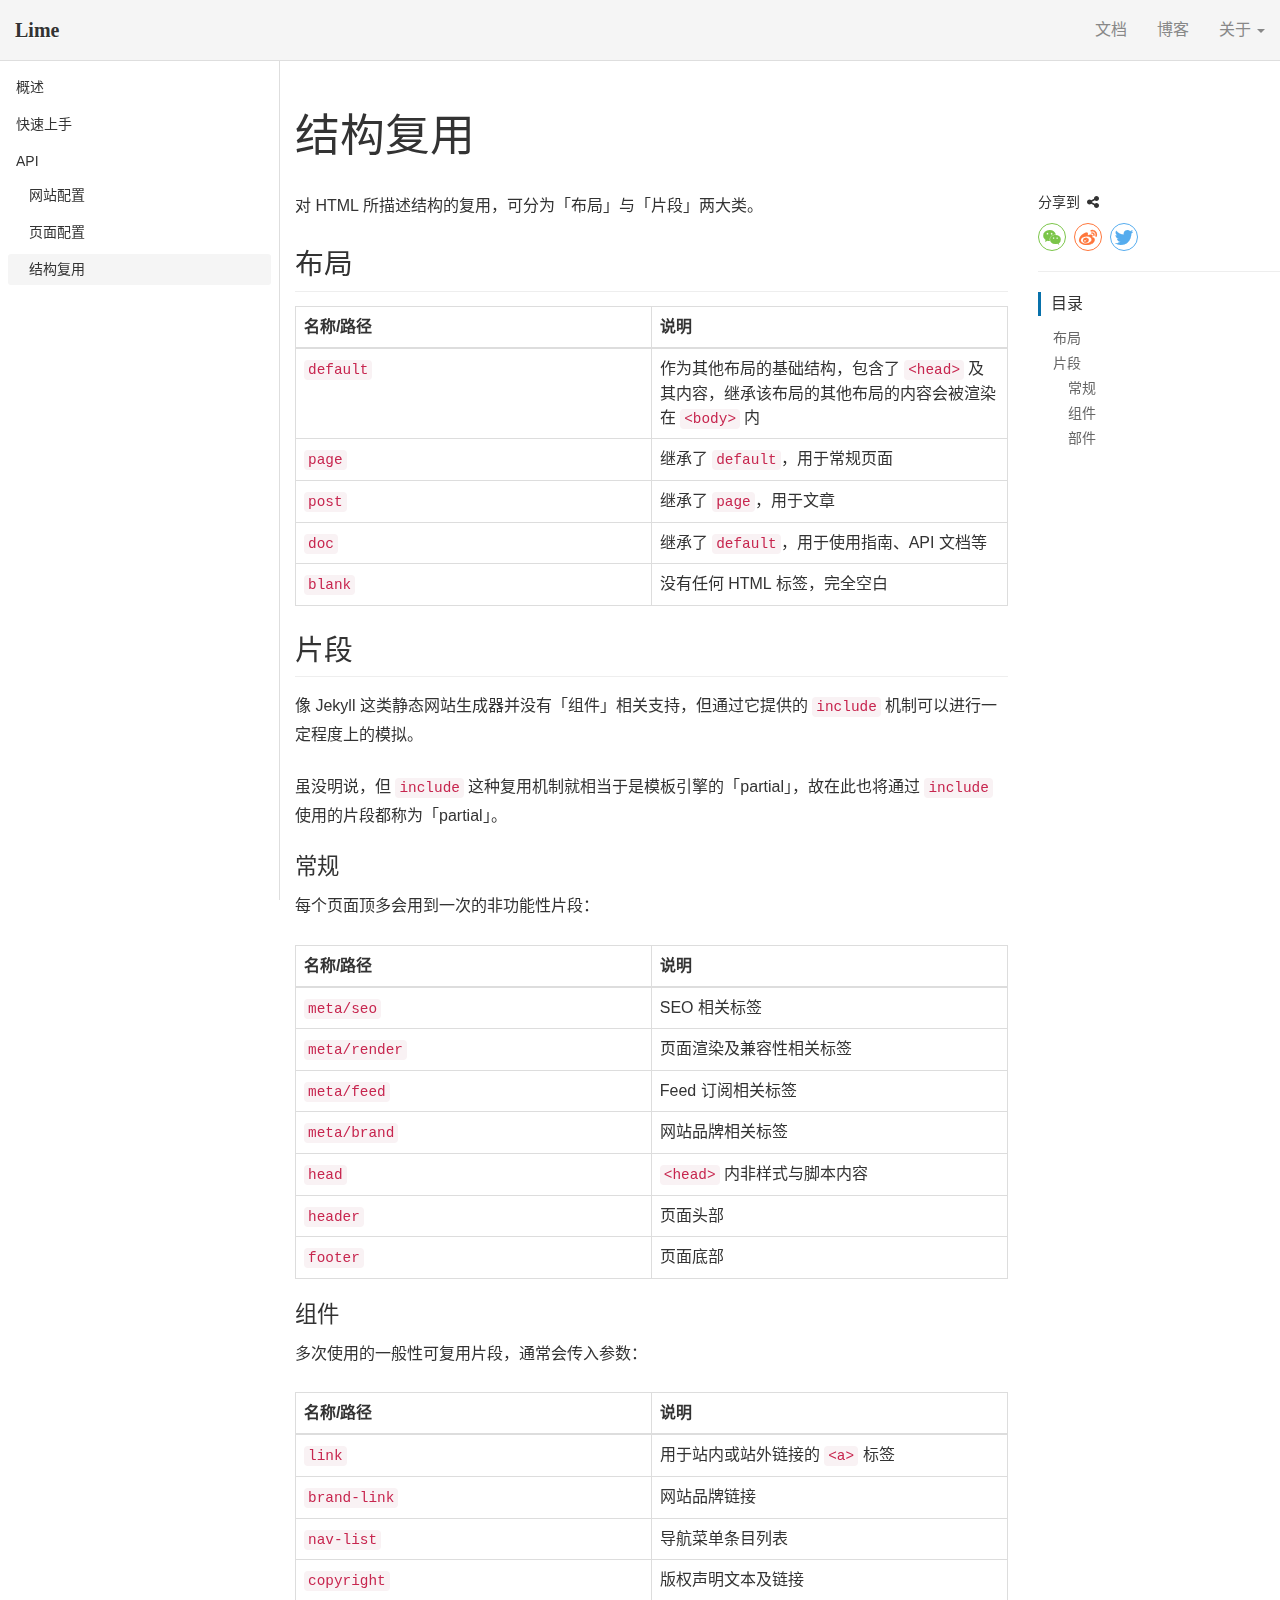
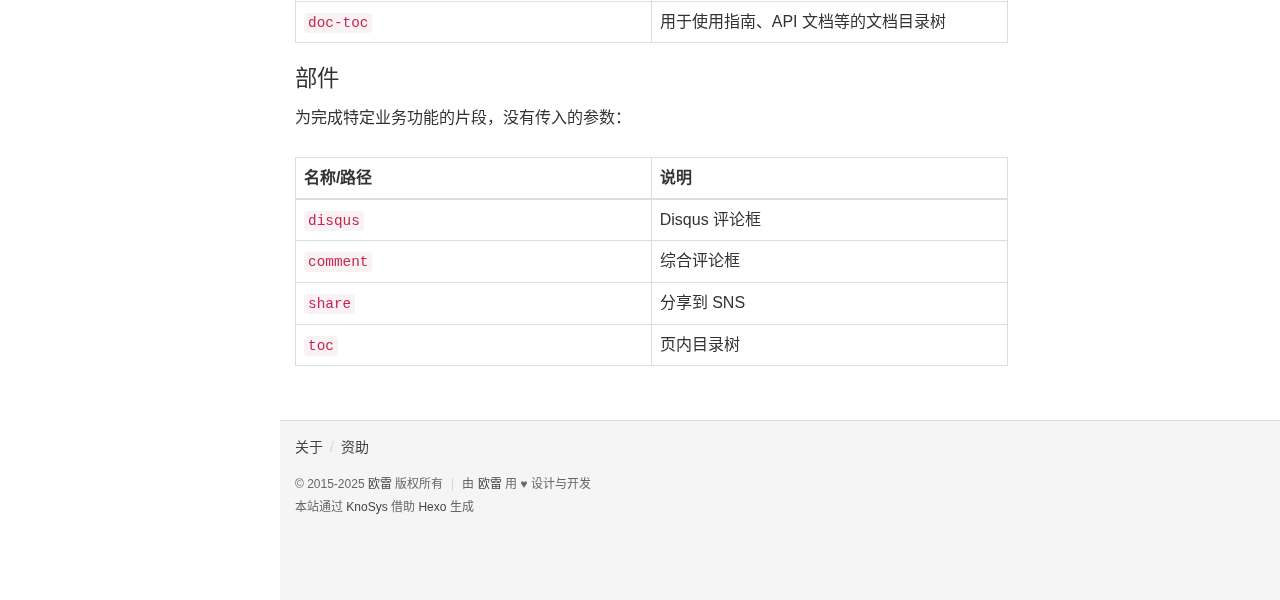
<file: zh/apis/html-reuse/index.html>
<!DOCTYPE html>
<html lang="zh-CN" dir="ltr">
  <head>
    <meta charset="UTF-8">









  
  
  
    
  


  


  


  






  





  <title>结构复用 - Lime</title>


  <meta property="og:title" content="结构复用">


  <meta name="description" content="本主题由欧雷于 2015 年开始设计与开发，并在个人网站「欧雷流」及个人各种开源软件的文档站上使用多年；在设计时以提高阅读体验和保持简洁风格为最高原则，体现个性在其次。适用于博客、个人网站、API 文档站等以内容为主的网站。">
  <meta property="og:description" content="本主题由欧雷于 2015 年开始设计与开发，并在个人网站「欧雷流」及个人各种开源软件的文档站上使用多年；在设计时以提高阅读体验和保持简洁风格为最高原则，体现个性在其次。适用于博客、个人网站、API 文档站等以内容为主的网站。">



  
    
  



<!-- 页面渲染兼容性 -->
<meta http-equiv="X-UA-Compatible" content="IE=edge">
<meta name="renderer" content="webkit">
<meta name="viewport" content="width=device-width,initial-scale=1.0">

<!-- 订阅 -->

<meta name="theme-color" content="#0871ab">
<link rel="shortcut icon" href="/images/ksio/favicon.ico">


    
<link rel="stylesheet" href="/stylesheets/global.css">

    
<link rel="stylesheet" href="/stylesheets/ksio/vendors/share.css">

<link rel="stylesheet" href="/stylesheets/local/syntax-highlighting.css">

<link rel="stylesheet" href="/stylesheets/local/pages/post.css">

<link rel="stylesheet" href="/stylesheets/local/pages/doc.css">

    

    
<script src="/javascripts/ksio/vendors/jquery-1.11.3.min.js"></script>

    
<script src="/javascripts/ksio/vendors/bootstrap.min.js"></script>

  </head>
  
  
  <body class="Page" itemscope itemtype="http://schema.org/WebPage">
    

  <header class="Page-header">
  <div class="navbar navbar-static-top">
    <div class="container-fluid">
      <div class="navbar-header">
        
          <button class="navbar-toggle collapsed" type="button" data-target=".Page-navs" data-toggle="collapse">
            <span class="sr-only">Toggle navs</span>
            <span class="icon-bar"></span>
            <span class="icon-bar"></span>
            <span class="icon-bar"></span>
          </button>
        
        
          


  <a class="navbar-brand" href="/">Lime</a>


        
      </div>
      <!-- Nav menus -->
      <nav class="Page-navs navbar-collapse collapse">
        <ul class="nav navbar-nav navbar-right">
          
  
  
  
    
    
      <li><a href="/zh/guides/">文档</a>
</li>
    
  

  
  
  
    
    
      <li><a href="/zh/posts/">博客</a>
</li>
    
  

  
  
  
    <li class="dropdown">
      <a class="dropdown-toggle" href="javascript:void(0);" data-toggle="dropdown">关于 <span class="caret"></span></a>
      <ul class="dropdown-menu">
  
  
  
    
    
      <li><a href="/zh/about/">本站</a>
</li>
    
  

  
  
  
    
    
      <li><a href="https://linxoid.com/ourai?utm_source=https://lime-theme.github.io&amp;utm_medium=common-header" target="_blank" rel="external nofollow">作者</a>
</li>
    
  

  
  
  
    
    
      <li><a href="https://github.com/lime-theme?utm_source=https://lime-theme.github.io&amp;utm_medium=common-header" target="_blank" rel="external nofollow">GitHub</a>
</li>
    
  

</ul>
    </li>
  


        </ul>
      </nav>
    </div>
  </div>
</header>

<div class="Page-content">
  
  
    <aside class="Page-aside">
      <div class="AsideBrand">


  <a href="/">Lime</a>

</div>
      <nav class="AsideNav"><ul>
  
  
    
  
  
    <li>
      
      
      
      
      
      
        
          <a href="/zh/guides/">概述</a>
        
      
    </li>
  
    <li>
      
      
      
      
      
      
        
          <a href="/zh/guides/getting-started/">快速上手</a>
        
      
    </li>
  
    <li>
      
      
      
      
      
      
        <span>API</span>
        <ul>
  
  
    
  
  
    <li>
      
      
      
      
      
      
        <a href="/zh/apis/site-config/">网站配置</a>
      
    </li>
  
    <li>
      
      
      
      
      
      
        <a href="/zh/apis/page-config/">页面配置</a>
      
    </li>
  
    <li>
      
      
      
      
      
      
        <a class="is-selected" href="/zh/apis/html-reuse/">结构复用</a>
      
    </li>
  
</ul>

      
    </li>
  
</ul>
</nav>
    </aside>
  
  <main class="Page-main">
    <article class="Article container-fluid">
      <header class="Article-header">
        
  
    <h1 class="Article-title">结构复用</h1>
  
  


      </header>
      <div class="Article-content col-md-9"><p>对 HTML 所描述结构的复用，可分为「布局」与「片段」两大类。</p>
<h2 id="布局"><a href="#布局" class="headerlink" title="布局"></a>布局</h2><table>
<thead>
<tr>
<th>名称&#x2F;路径</th>
<th>说明</th>
</tr>
</thead>
<tbody><tr>
<td><code>default</code></td>
<td>作为其他布局的基础结构，包含了 <code>&lt;head&gt;</code> 及其内容，继承该布局的其他布局的内容会被渲染在 <code>&lt;body&gt;</code> 内</td>
</tr>
<tr>
<td><code>page</code></td>
<td>继承了 <code>default</code>，用于常规页面</td>
</tr>
<tr>
<td><code>post</code></td>
<td>继承了 <code>page</code>，用于文章</td>
</tr>
<tr>
<td><code>doc</code></td>
<td>继承了 <code>default</code>，用于使用指南、API 文档等</td>
</tr>
<tr>
<td><code>blank</code></td>
<td>没有任何 HTML 标签，完全空白</td>
</tr>
</tbody></table>
<h2 id="片段"><a href="#片段" class="headerlink" title="片段"></a>片段</h2><p>像 Jekyll 这类静态网站生成器并没有「组件」相关支持，但通过它提供的 <a target="_blank" rel="noopener" href="https://jekyllrb.com/docs/includes/"><code>include</code></a> 机制可以进行一定程度上的模拟。</p>
<p>虽没明说，但 <code>include</code> 这种复用机制就相当于是模板引擎的「partial」，故在此也将通过 <code>include</code> 使用的片段都称为「partial」。</p>
<h3 id="常规"><a href="#常规" class="headerlink" title="常规"></a>常规</h3><p>每个页面顶多会用到一次的非功能性片段：</p>
<table>
<thead>
<tr>
<th>名称&#x2F;路径</th>
<th>说明</th>
</tr>
</thead>
<tbody><tr>
<td><code>meta/seo</code></td>
<td>SEO 相关标签</td>
</tr>
<tr>
<td><code>meta/render</code></td>
<td>页面渲染及兼容性相关标签</td>
</tr>
<tr>
<td><code>meta/feed</code></td>
<td>Feed 订阅相关标签</td>
</tr>
<tr>
<td><code>meta/brand</code></td>
<td>网站品牌相关标签</td>
</tr>
<tr>
<td><code>head</code></td>
<td><code>&lt;head&gt;</code> 内非样式与脚本内容</td>
</tr>
<tr>
<td><code>header</code></td>
<td>页面头部</td>
</tr>
<tr>
<td><code>footer</code></td>
<td>页面底部</td>
</tr>
</tbody></table>
<h3 id="组件"><a href="#组件" class="headerlink" title="组件"></a>组件</h3><p>多次使用的一般性可复用片段，通常会传入参数：</p>
<table>
<thead>
<tr>
<th>名称&#x2F;路径</th>
<th>说明</th>
</tr>
</thead>
<tbody><tr>
<td><code>link</code></td>
<td>用于站内或站外链接的 <code>&lt;a&gt;</code> 标签</td>
</tr>
<tr>
<td><code>brand-link</code></td>
<td>网站品牌链接</td>
</tr>
<tr>
<td><code>nav-list</code></td>
<td>导航菜单条目列表</td>
</tr>
<tr>
<td><code>copyright</code></td>
<td>版权声明文本及链接</td>
</tr>
<tr>
<td><code>doc-toc</code></td>
<td>用于使用指南、API 文档等的文档目录树</td>
</tr>
</tbody></table>
<h3 id="部件"><a href="#部件" class="headerlink" title="部件"></a>部件</h3><p>为完成特定业务功能的片段，没有传入的参数：</p>
<table>
<thead>
<tr>
<th>名称&#x2F;路径</th>
<th>说明</th>
</tr>
</thead>
<tbody><tr>
<td><code>disqus</code></td>
<td>Disqus 评论框</td>
</tr>
<tr>
<td><code>comment</code></td>
<td>综合评论框</td>
</tr>
<tr>
<td><code>share</code></td>
<td>分享到 SNS</td>
</tr>
<tr>
<td><code>toc</code></td>
<td>页内目录树</td>
</tr>
</tbody></table>

</div>
      <footer class="Article-footer col-md-3">
  
  <div class="Widget Widget--share">
    <div class="Widget-body">
      <p>分享到<i class="fa fa-share-alt"></i></p>
      <div class="social-share" data-sites="wechat,weibo,twitter"></div>
    </div>
  </div>


  <section class="Widget Widget--toc">
  <div class="Widget-header">
    <h2 class="Widget-title">目录</h2>
  </div>
  <div class="Widget-body"></div>
</section>


</footer>
    </article>
    <footer class="Page-footer Footer">
  <div class="container-fluid">
    
    <div class="Footer-description">
      
        <!-- Important links -->
        <nav class="Footer-navs">
          <ul><li><a href="/zh/about/"><span>关于</span></a>
</li><li><a href="/zh/about/#资助"><span>资助</span></a>
</li></ul>
        </nav>
      
      <div class="Footer-copyright">
        <p>

&copy; 2015-2025 <a href="https://linxoid.com/ourai?utm_source=https://lime-theme.github.io&amp;utm_medium=common-footer" target="_blank" rel="external nofollow">欧雷</a> 版权所有

</p>
        <p>由 <a href="https://linxoid.com/ourai/?utm_source=https://lime-theme.github.io&amp;utm_medium=common-footer" target="_blank" rel="external nofollow">欧雷</a> 用 ♥ 设计与开发</p>
      </div>
      <div class="Footer-licenses">
        <p>本站通过 <a href="https://knosysio.github.io/?utm_source=https://lime-theme.github.io&amp;utm_medium=common-footer" target="_blank" rel="external nofollow">KnoSys</a> 借助 <a href="https://hexo.io" target="_blank" rel="external nofollow">Hexo</a> 生成</p>
      </div>
    </div>
  </div>
</footer>

  </main>
</div>




    <script>$('.Article-content > table').addClass('table table-bordered')</script>
    
<script src="/javascripts/ksio/vendors/share.min.js"></script>

<script src="/javascripts/ksio/components/page.js"></script>

<script src="/javascripts/ksio/components/toc.js"></script>

<script src="/javascripts/ksio/vendors/jquery.timeago.js"></script>

<script src="/javascripts/ksio/vendors/jquery.timeago.zh-CN.js"></script>

<script src="/javascripts/ksio/initializers/time.js"></script>

<script src="/javascripts/ksio/vendors/jquery.lazyload.js"></script>

<script src="/javascripts/ksio/initializers/lazyload.js"></script>

  </body>
</html>
</file>
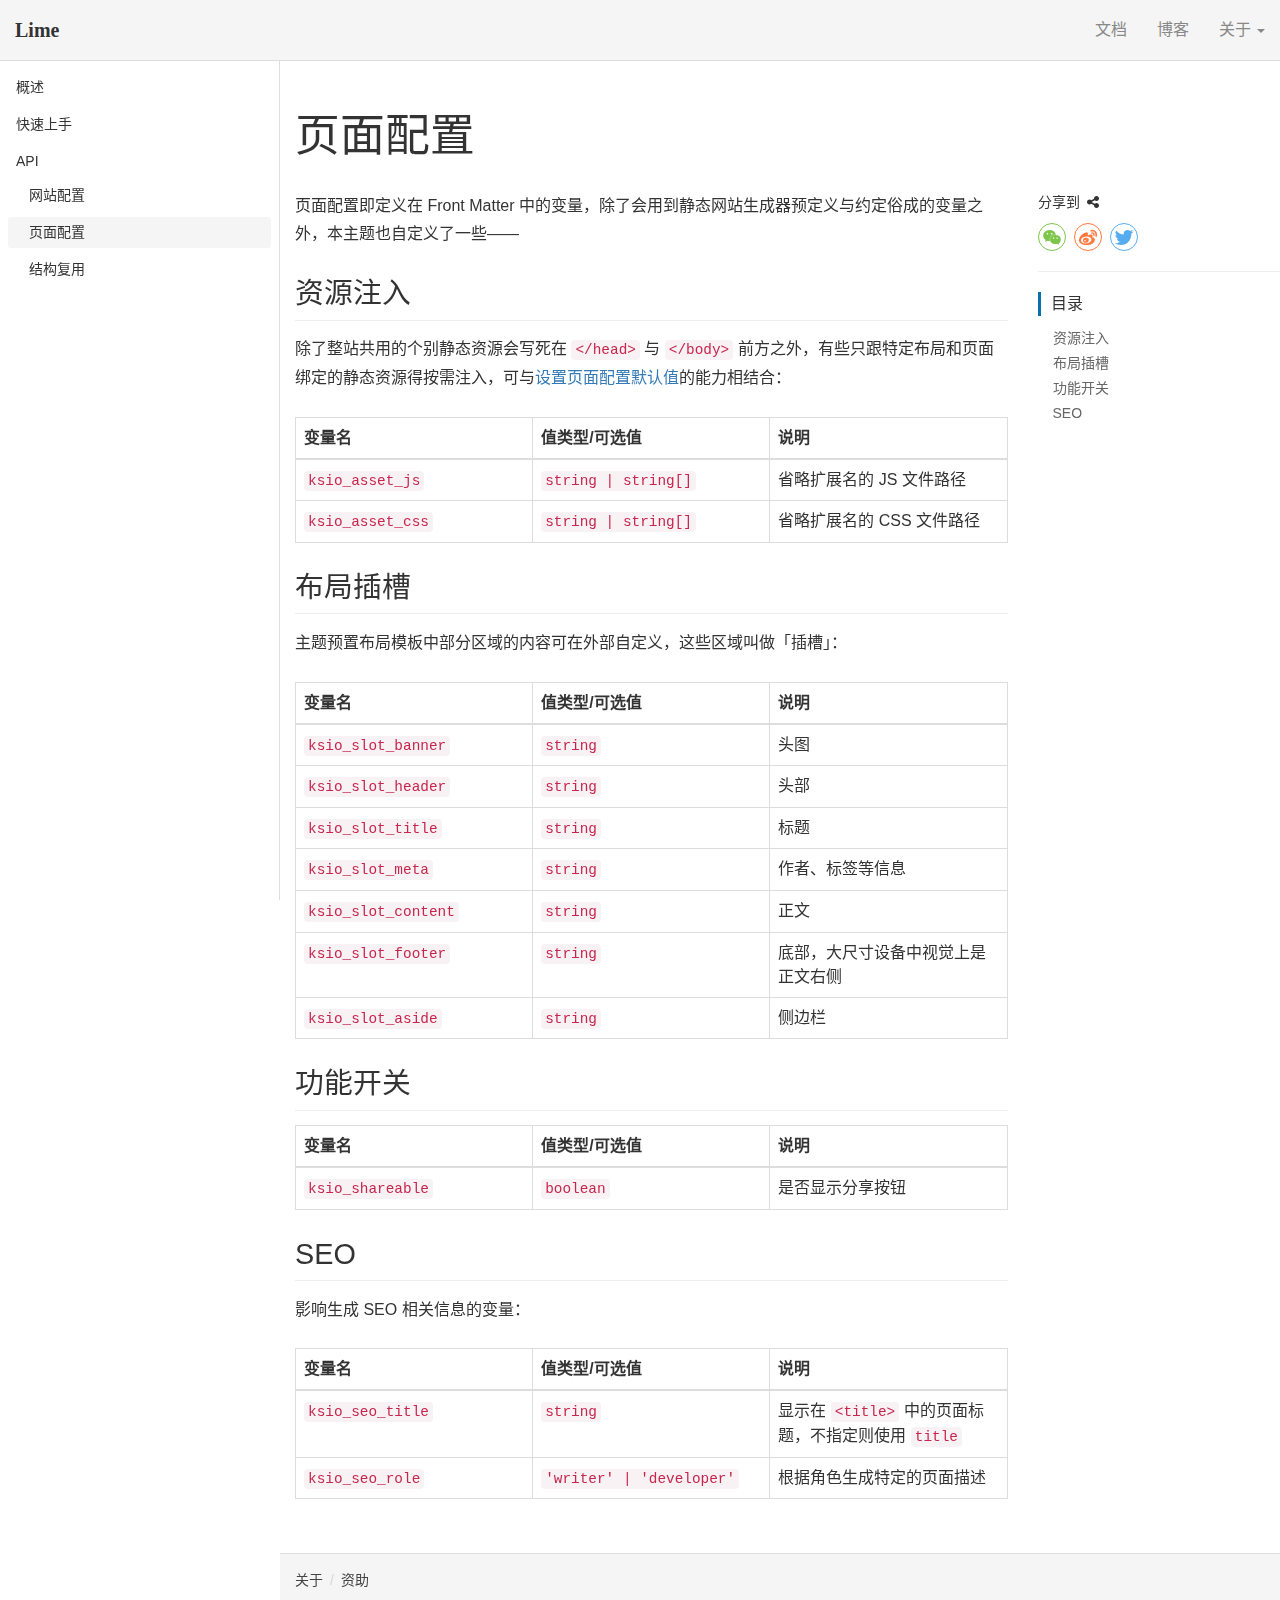
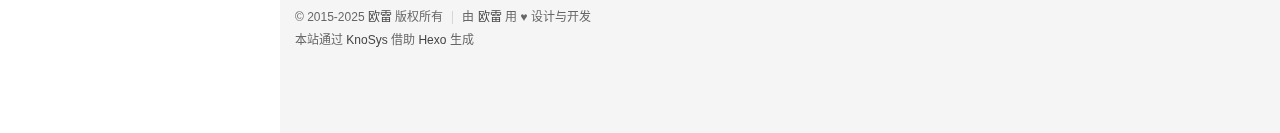
<file: zh/apis/page-config/index.html>
<!DOCTYPE html>
<html lang="zh-CN" dir="ltr">
  <head>
    <meta charset="UTF-8">









  
  
  
    
  


  


  


  






  





  <title>页面配置 - Lime</title>


  <meta property="og:title" content="页面配置">


  <meta name="description" content="本主题由欧雷于 2015 年开始设计与开发，并在个人网站「欧雷流」及个人各种开源软件的文档站上使用多年；在设计时以提高阅读体验和保持简洁风格为最高原则，体现个性在其次。适用于博客、个人网站、API 文档站等以内容为主的网站。">
  <meta property="og:description" content="本主题由欧雷于 2015 年开始设计与开发，并在个人网站「欧雷流」及个人各种开源软件的文档站上使用多年；在设计时以提高阅读体验和保持简洁风格为最高原则，体现个性在其次。适用于博客、个人网站、API 文档站等以内容为主的网站。">



  
    
  



<!-- 页面渲染兼容性 -->
<meta http-equiv="X-UA-Compatible" content="IE=edge">
<meta name="renderer" content="webkit">
<meta name="viewport" content="width=device-width,initial-scale=1.0">

<!-- 订阅 -->

<meta name="theme-color" content="#0871ab">
<link rel="shortcut icon" href="/images/ksio/favicon.ico">


    
<link rel="stylesheet" href="/stylesheets/global.css">

    
<link rel="stylesheet" href="/stylesheets/ksio/vendors/share.css">

<link rel="stylesheet" href="/stylesheets/local/syntax-highlighting.css">

<link rel="stylesheet" href="/stylesheets/local/pages/post.css">

<link rel="stylesheet" href="/stylesheets/local/pages/doc.css">

    

    
<script src="/javascripts/ksio/vendors/jquery-1.11.3.min.js"></script>

    
<script src="/javascripts/ksio/vendors/bootstrap.min.js"></script>

  </head>
  
  
  <body class="Page" itemscope itemtype="http://schema.org/WebPage">
    

  <header class="Page-header">
  <div class="navbar navbar-static-top">
    <div class="container-fluid">
      <div class="navbar-header">
        
          <button class="navbar-toggle collapsed" type="button" data-target=".Page-navs" data-toggle="collapse">
            <span class="sr-only">Toggle navs</span>
            <span class="icon-bar"></span>
            <span class="icon-bar"></span>
            <span class="icon-bar"></span>
          </button>
        
        
          


  <a class="navbar-brand" href="/">Lime</a>


        
      </div>
      <!-- Nav menus -->
      <nav class="Page-navs navbar-collapse collapse">
        <ul class="nav navbar-nav navbar-right">
          
  
  
  
    
    
      <li><a href="/zh/guides/">文档</a>
</li>
    
  

  
  
  
    
    
      <li><a href="/zh/posts/">博客</a>
</li>
    
  

  
  
  
    <li class="dropdown">
      <a class="dropdown-toggle" href="javascript:void(0);" data-toggle="dropdown">关于 <span class="caret"></span></a>
      <ul class="dropdown-menu">
  
  
  
    
    
      <li><a href="/zh/about/">本站</a>
</li>
    
  

  
  
  
    
    
      <li><a href="https://linxoid.com/ourai?utm_source=https://lime-theme.github.io&amp;utm_medium=common-header" target="_blank" rel="external nofollow">作者</a>
</li>
    
  

  
  
  
    
    
      <li><a href="https://github.com/lime-theme?utm_source=https://lime-theme.github.io&amp;utm_medium=common-header" target="_blank" rel="external nofollow">GitHub</a>
</li>
    
  

</ul>
    </li>
  


        </ul>
      </nav>
    </div>
  </div>
</header>

<div class="Page-content">
  
  
    <aside class="Page-aside">
      <div class="AsideBrand">


  <a href="/">Lime</a>

</div>
      <nav class="AsideNav"><ul>
  
  
    
  
  
    <li>
      
      
      
      
      
      
        
          <a href="/zh/guides/">概述</a>
        
      
    </li>
  
    <li>
      
      
      
      
      
      
        
          <a href="/zh/guides/getting-started/">快速上手</a>
        
      
    </li>
  
    <li>
      
      
      
      
      
      
        <span>API</span>
        <ul>
  
  
    
  
  
    <li>
      
      
      
      
      
      
        <a href="/zh/apis/site-config/">网站配置</a>
      
    </li>
  
    <li>
      
      
      
      
      
      
        <a class="is-selected" href="/zh/apis/page-config/">页面配置</a>
      
    </li>
  
    <li>
      
      
      
      
      
      
        <a href="/zh/apis/html-reuse/">结构复用</a>
      
    </li>
  
</ul>

      
    </li>
  
</ul>
</nav>
    </aside>
  
  <main class="Page-main">
    <article class="Article container-fluid">
      <header class="Article-header">
        
  
    <h1 class="Article-title">页面配置</h1>
  
  


      </header>
      <div class="Article-content col-md-9"><p>页面配置即定义在 Front Matter 中的变量，除了会用到静态网站生成器预定义与约定俗成的变量之外，本主题也自定义了一些——</p>
<h2 id="资源注入"><a href="#资源注入" class="headerlink" title="资源注入"></a>资源注入</h2><p>除了整站共用的个别静态资源会写死在 <code>&lt;/head&gt;</code> 与 <code>&lt;/body&gt;</code> 前方之外，有些只跟特定布局和页面绑定的静态资源得按需注入，可与<a href="/zh/apis/site-config/#defaults">设置页面配置默认值</a>的能力相结合：</p>
<table>
<thead>
<tr>
<th>变量名</th>
<th>值类型&#x2F;可选值</th>
<th>说明</th>
</tr>
</thead>
<tbody><tr>
<td><code>ksio_asset_js</code></td>
<td><code>string | string[]</code></td>
<td>省略扩展名的 JS 文件路径</td>
</tr>
<tr>
<td><code>ksio_asset_css</code></td>
<td><code>string | string[]</code></td>
<td>省略扩展名的 CSS 文件路径</td>
</tr>
</tbody></table>
<h2 id="布局插槽"><a href="#布局插槽" class="headerlink" title="布局插槽"></a>布局插槽</h2><p>主题预置布局模板中部分区域的内容可在外部自定义，这些区域叫做「插槽」：</p>
<table>
<thead>
<tr>
<th>变量名</th>
<th>值类型&#x2F;可选值</th>
<th>说明</th>
</tr>
</thead>
<tbody><tr>
<td><code>ksio_slot_banner</code></td>
<td><code>string</code></td>
<td>头图</td>
</tr>
<tr>
<td><code>ksio_slot_header</code></td>
<td><code>string</code></td>
<td>头部</td>
</tr>
<tr>
<td><code>ksio_slot_title</code></td>
<td><code>string</code></td>
<td>标题</td>
</tr>
<tr>
<td><code>ksio_slot_meta</code></td>
<td><code>string</code></td>
<td>作者、标签等信息</td>
</tr>
<tr>
<td><code>ksio_slot_content</code></td>
<td><code>string</code></td>
<td>正文</td>
</tr>
<tr>
<td><code>ksio_slot_footer</code></td>
<td><code>string</code></td>
<td>底部，大尺寸设备中视觉上是正文右侧</td>
</tr>
<tr>
<td><code>ksio_slot_aside</code></td>
<td><code>string</code></td>
<td>侧边栏</td>
</tr>
</tbody></table>
<h2 id="功能开关"><a href="#功能开关" class="headerlink" title="功能开关"></a>功能开关</h2><table>
<thead>
<tr>
<th>变量名</th>
<th>值类型&#x2F;可选值</th>
<th>说明</th>
</tr>
</thead>
<tbody><tr>
<td><code>ksio_shareable</code></td>
<td><code>boolean</code></td>
<td>是否显示分享按钮</td>
</tr>
</tbody></table>
<h2 id="SEO"><a href="#SEO" class="headerlink" title="SEO"></a>SEO</h2><p>影响生成 SEO 相关信息的变量：</p>
<table>
<thead>
<tr>
<th>变量名</th>
<th>值类型&#x2F;可选值</th>
<th>说明</th>
</tr>
</thead>
<tbody><tr>
<td><code>ksio_seo_title</code></td>
<td><code>string</code></td>
<td>显示在 <code>&lt;title&gt;</code> 中的页面标题，不指定则使用 <code>title</code></td>
</tr>
<tr>
<td><code>ksio_seo_role</code></td>
<td><code>&#39;writer&#39; | &#39;developer&#39;</code></td>
<td>根据角色生成特定的页面描述</td>
</tr>
</tbody></table>

</div>
      <footer class="Article-footer col-md-3">
  
  <div class="Widget Widget--share">
    <div class="Widget-body">
      <p>分享到<i class="fa fa-share-alt"></i></p>
      <div class="social-share" data-sites="wechat,weibo,twitter"></div>
    </div>
  </div>


  <section class="Widget Widget--toc">
  <div class="Widget-header">
    <h2 class="Widget-title">目录</h2>
  </div>
  <div class="Widget-body"></div>
</section>


</footer>
    </article>
    <footer class="Page-footer Footer">
  <div class="container-fluid">
    
    <div class="Footer-description">
      
        <!-- Important links -->
        <nav class="Footer-navs">
          <ul><li><a href="/zh/about/"><span>关于</span></a>
</li><li><a href="/zh/about/#资助"><span>资助</span></a>
</li></ul>
        </nav>
      
      <div class="Footer-copyright">
        <p>

&copy; 2015-2025 <a href="https://linxoid.com/ourai?utm_source=https://lime-theme.github.io&amp;utm_medium=common-footer" target="_blank" rel="external nofollow">欧雷</a> 版权所有

</p>
        <p>由 <a href="https://linxoid.com/ourai/?utm_source=https://lime-theme.github.io&amp;utm_medium=common-footer" target="_blank" rel="external nofollow">欧雷</a> 用 ♥ 设计与开发</p>
      </div>
      <div class="Footer-licenses">
        <p>本站通过 <a href="https://knosysio.github.io/?utm_source=https://lime-theme.github.io&amp;utm_medium=common-footer" target="_blank" rel="external nofollow">KnoSys</a> 借助 <a href="https://hexo.io" target="_blank" rel="external nofollow">Hexo</a> 生成</p>
      </div>
    </div>
  </div>
</footer>

  </main>
</div>




    <script>$('.Article-content > table').addClass('table table-bordered')</script>
    
<script src="/javascripts/ksio/vendors/share.min.js"></script>

<script src="/javascripts/ksio/components/page.js"></script>

<script src="/javascripts/ksio/components/toc.js"></script>

<script src="/javascripts/ksio/vendors/jquery.timeago.js"></script>

<script src="/javascripts/ksio/vendors/jquery.timeago.zh-CN.js"></script>

<script src="/javascripts/ksio/initializers/time.js"></script>

<script src="/javascripts/ksio/vendors/jquery.lazyload.js"></script>

<script src="/javascripts/ksio/initializers/lazyload.js"></script>

  </body>
</html>
</file>
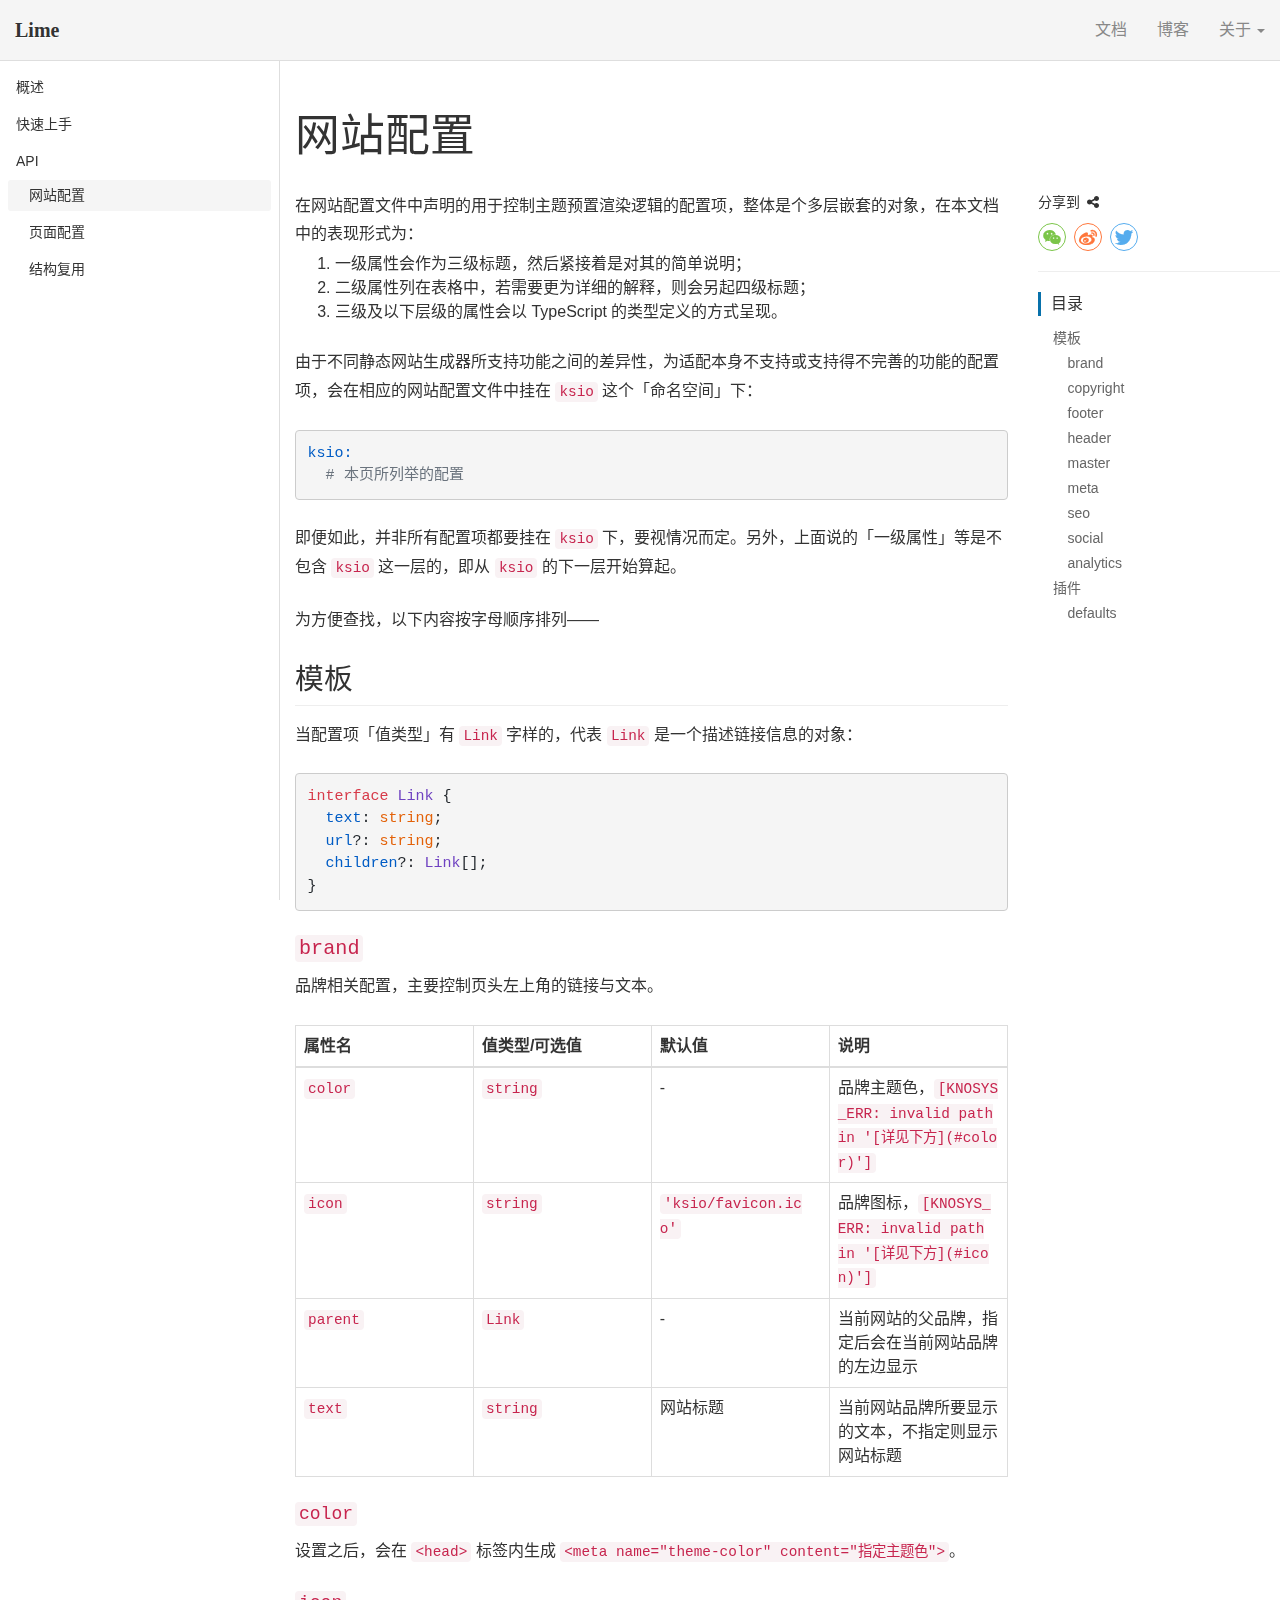
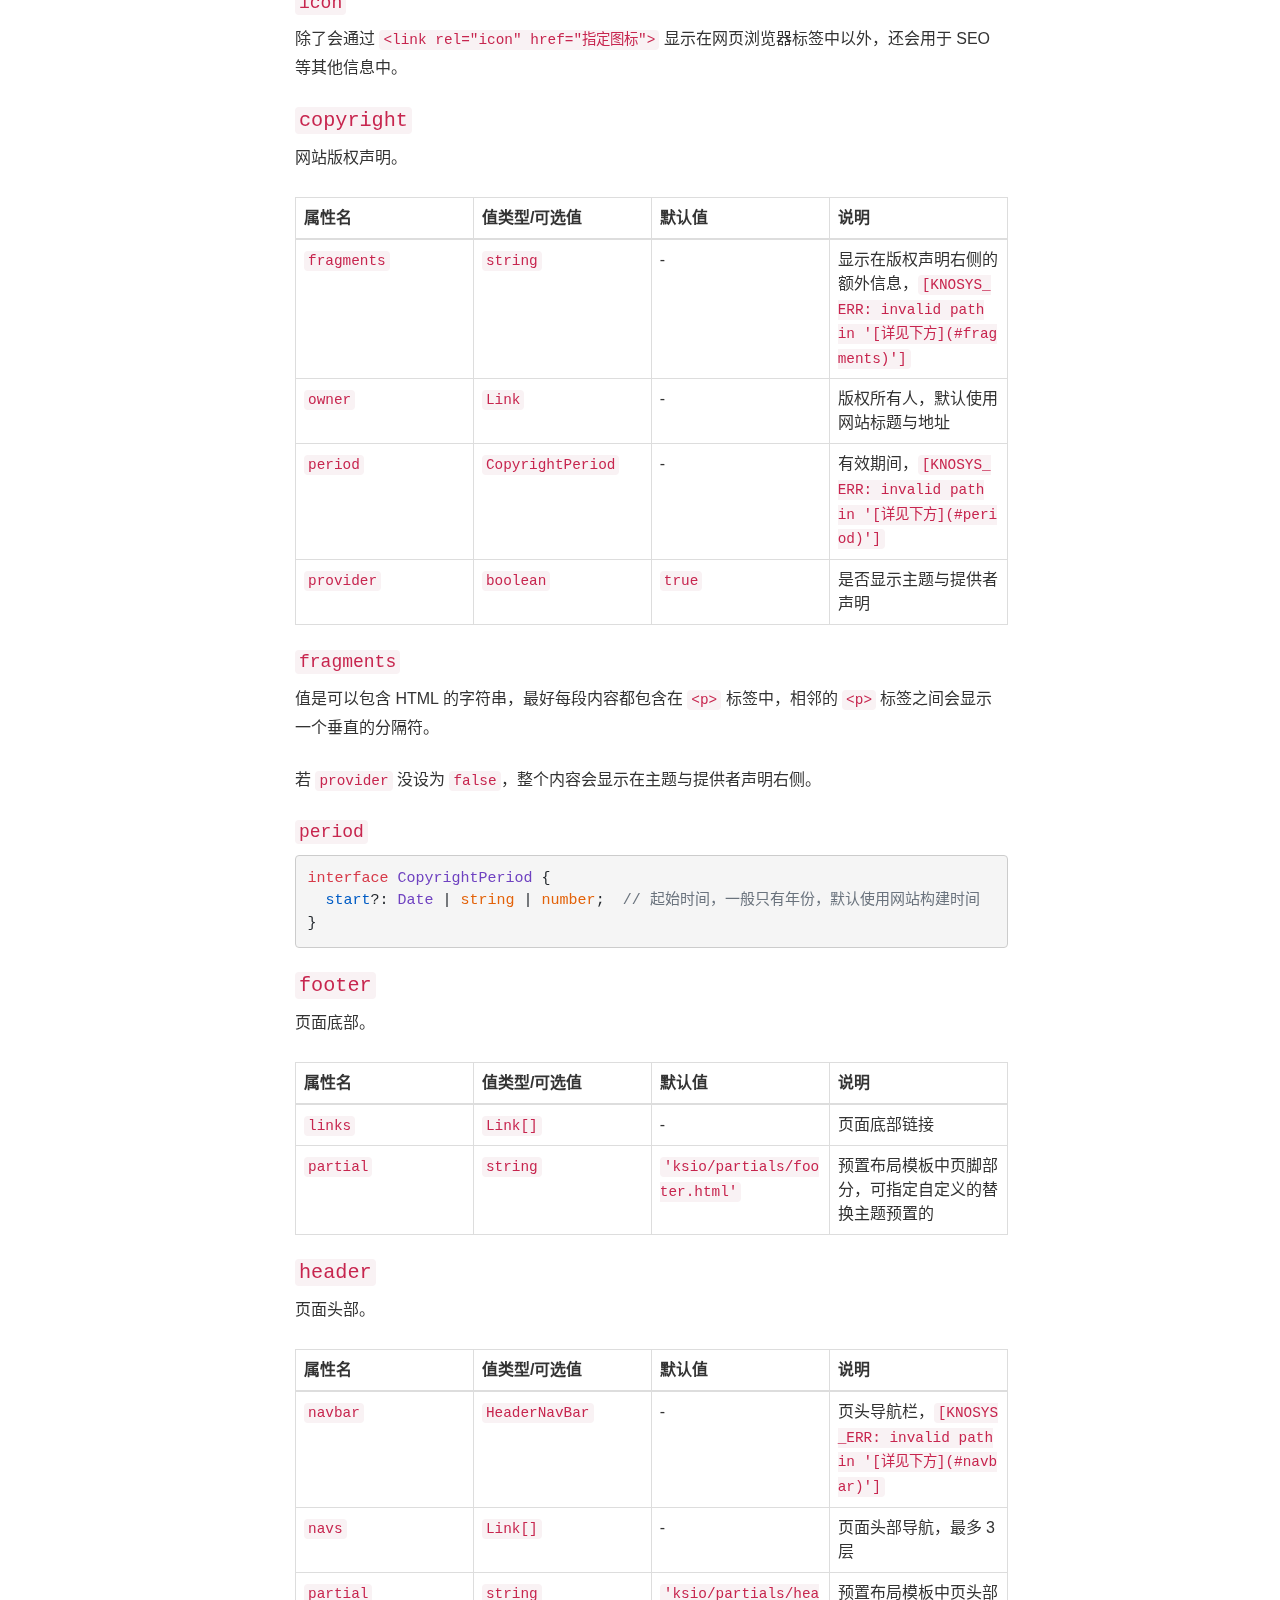
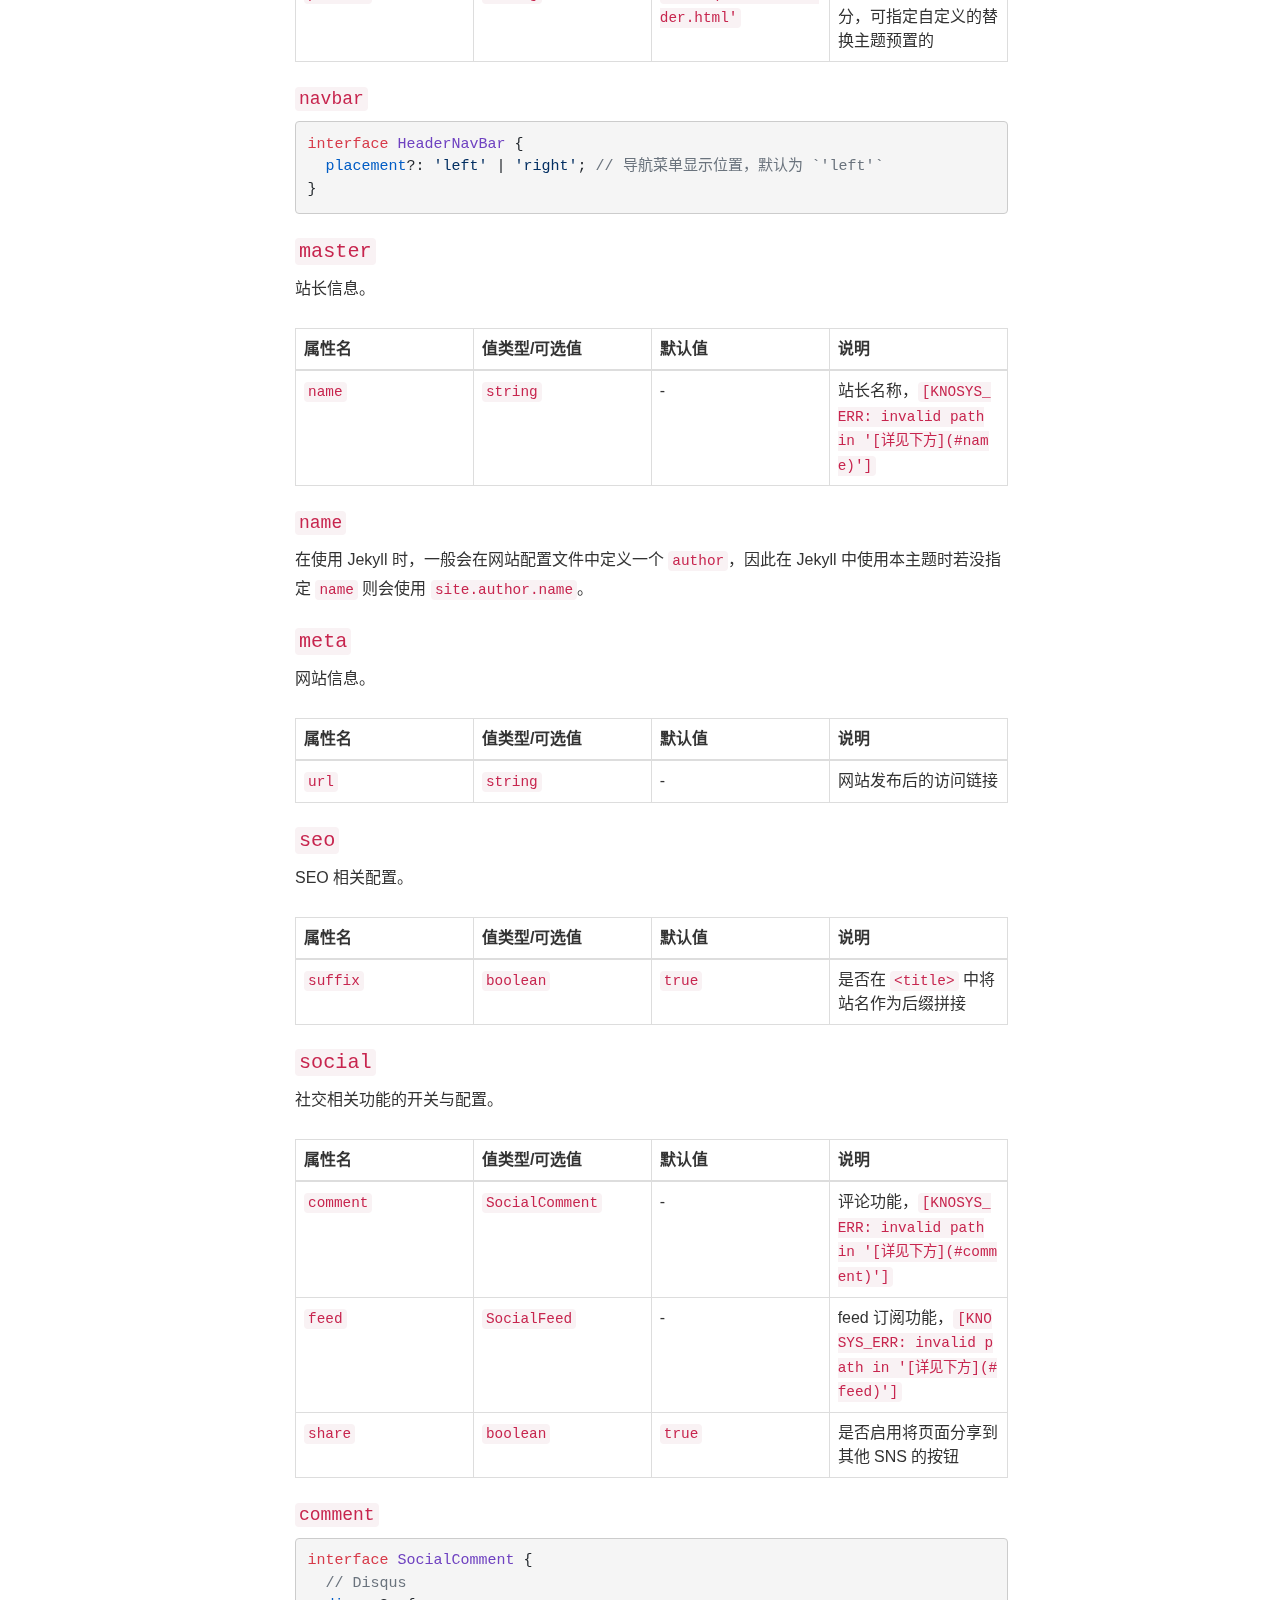
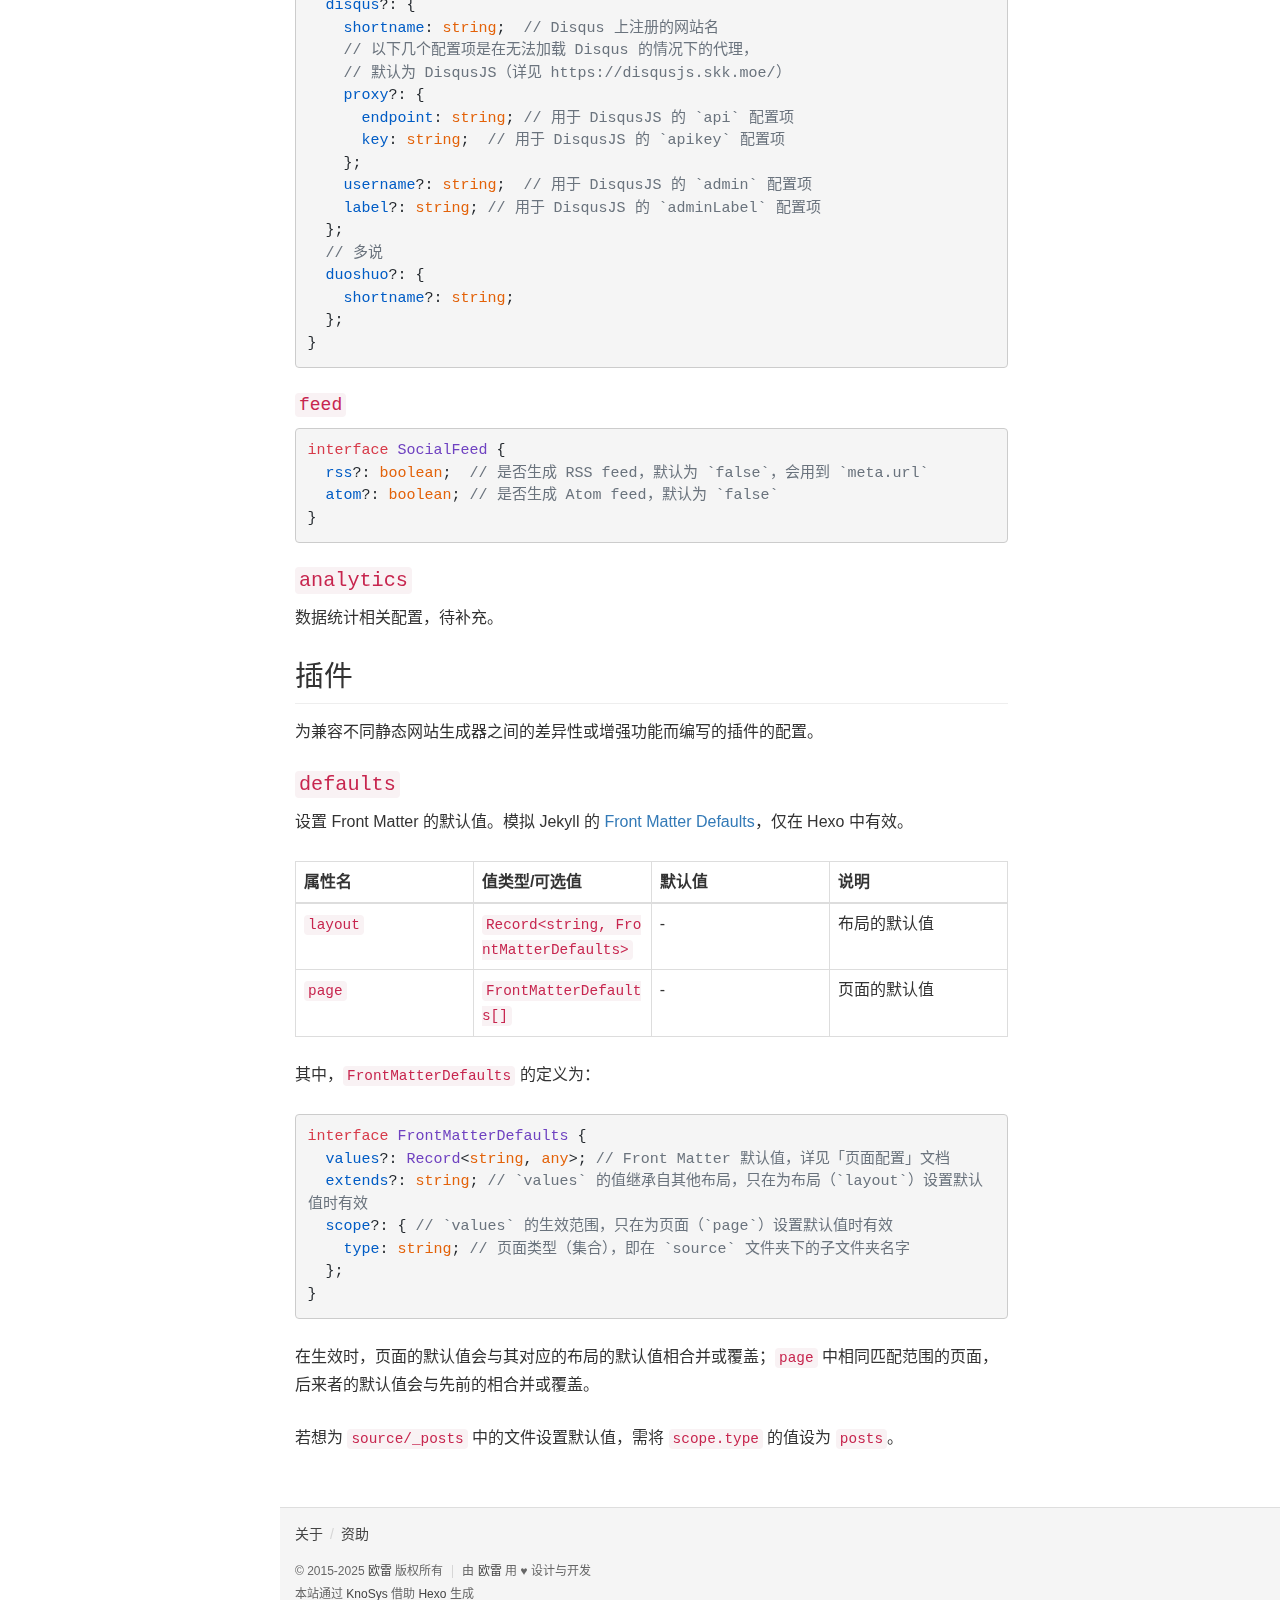
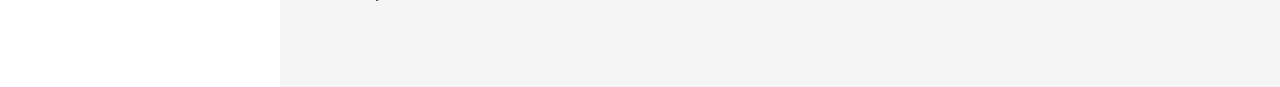
<file: zh/apis/site-config/index.html>
<!DOCTYPE html>
<html lang="zh-CN" dir="ltr">
  <head>
    <meta charset="UTF-8">









  
  
  
    
  


  


  


  






  





  <title>网站配置 - Lime</title>


  <meta property="og:title" content="网站配置">


  <meta name="description" content="本主题由欧雷于 2015 年开始设计与开发，并在个人网站「欧雷流」及个人各种开源软件的文档站上使用多年；在设计时以提高阅读体验和保持简洁风格为最高原则，体现个性在其次。适用于博客、个人网站、API 文档站等以内容为主的网站。">
  <meta property="og:description" content="本主题由欧雷于 2015 年开始设计与开发，并在个人网站「欧雷流」及个人各种开源软件的文档站上使用多年；在设计时以提高阅读体验和保持简洁风格为最高原则，体现个性在其次。适用于博客、个人网站、API 文档站等以内容为主的网站。">



  
    
  



<!-- 页面渲染兼容性 -->
<meta http-equiv="X-UA-Compatible" content="IE=edge">
<meta name="renderer" content="webkit">
<meta name="viewport" content="width=device-width,initial-scale=1.0">

<!-- 订阅 -->

<meta name="theme-color" content="#0871ab">
<link rel="shortcut icon" href="/images/ksio/favicon.ico">


    
<link rel="stylesheet" href="/stylesheets/global.css">

    
<link rel="stylesheet" href="/stylesheets/ksio/vendors/share.css">

<link rel="stylesheet" href="/stylesheets/local/syntax-highlighting.css">

<link rel="stylesheet" href="/stylesheets/local/pages/post.css">

<link rel="stylesheet" href="/stylesheets/local/pages/doc.css">

    

    
<script src="/javascripts/ksio/vendors/jquery-1.11.3.min.js"></script>

    
<script src="/javascripts/ksio/vendors/bootstrap.min.js"></script>

  </head>
  
  
  <body class="Page" itemscope itemtype="http://schema.org/WebPage">
    

  <header class="Page-header">
  <div class="navbar navbar-static-top">
    <div class="container-fluid">
      <div class="navbar-header">
        
          <button class="navbar-toggle collapsed" type="button" data-target=".Page-navs" data-toggle="collapse">
            <span class="sr-only">Toggle navs</span>
            <span class="icon-bar"></span>
            <span class="icon-bar"></span>
            <span class="icon-bar"></span>
          </button>
        
        
          


  <a class="navbar-brand" href="/">Lime</a>


        
      </div>
      <!-- Nav menus -->
      <nav class="Page-navs navbar-collapse collapse">
        <ul class="nav navbar-nav navbar-right">
          
  
  
  
    
    
      <li><a href="/zh/guides/">文档</a>
</li>
    
  

  
  
  
    
    
      <li><a href="/zh/posts/">博客</a>
</li>
    
  

  
  
  
    <li class="dropdown">
      <a class="dropdown-toggle" href="javascript:void(0);" data-toggle="dropdown">关于 <span class="caret"></span></a>
      <ul class="dropdown-menu">
  
  
  
    
    
      <li><a href="/zh/about/">本站</a>
</li>
    
  

  
  
  
    
    
      <li><a href="https://linxoid.com/ourai?utm_source=https://lime-theme.github.io&amp;utm_medium=common-header" target="_blank" rel="external nofollow">作者</a>
</li>
    
  

  
  
  
    
    
      <li><a href="https://github.com/lime-theme?utm_source=https://lime-theme.github.io&amp;utm_medium=common-header" target="_blank" rel="external nofollow">GitHub</a>
</li>
    
  

</ul>
    </li>
  


        </ul>
      </nav>
    </div>
  </div>
</header>

<div class="Page-content">
  
  
    <aside class="Page-aside">
      <div class="AsideBrand">


  <a href="/">Lime</a>

</div>
      <nav class="AsideNav"><ul>
  
  
    
  
  
    <li>
      
      
      
      
      
      
        
          <a href="/zh/guides/">概述</a>
        
      
    </li>
  
    <li>
      
      
      
      
      
      
        
          <a href="/zh/guides/getting-started/">快速上手</a>
        
      
    </li>
  
    <li>
      
      
      
      
      
      
        <span>API</span>
        <ul>
  
  
    
  
  
    <li>
      
      
      
      
      
      
        <a class="is-selected" href="/zh/apis/site-config/">网站配置</a>
      
    </li>
  
    <li>
      
      
      
      
      
      
        <a href="/zh/apis/page-config/">页面配置</a>
      
    </li>
  
    <li>
      
      
      
      
      
      
        <a href="/zh/apis/html-reuse/">结构复用</a>
      
    </li>
  
</ul>

      
    </li>
  
</ul>
</nav>
    </aside>
  
  <main class="Page-main">
    <article class="Article container-fluid">
      <header class="Article-header">
        
  
    <h1 class="Article-title">网站配置</h1>
  
  


      </header>
      <div class="Article-content col-md-9"><p>在网站配置文件中声明的用于控制主题预置渲染逻辑的配置项，整体是个多层嵌套的对象，在本文档中的表现形式为：</p>
<ol>
<li>一级属性会作为三级标题，然后紧接着是对其的简单说明；</li>
<li>二级属性列在表格中，若需要更为详细的解释，则会另起四级标题；</li>
<li>三级及以下层级的属性会以 TypeScript 的类型定义的方式呈现。</li>
</ol>
<p>由于不同静态网站生成器所支持功能之间的差异性，为适配本身不支持或支持得不完善的功能的配置项，会在相应的网站配置文件中挂在 <code>ksio</code> 这个「命名空间」下：</p>
<figure class="highlight yaml"><table><tr><td class="code"><pre><code class="hljs yaml"><span class="hljs-attr">ksio:</span><br>  <span class="hljs-comment"># 本页所列举的配置</span><br></code></pre></td></tr></table></figure>

<p>即便如此，并非所有配置项都要挂在 <code>ksio</code> 下，要视情况而定。另外，上面说的「一级属性」等是不包含 <code>ksio</code> 这一层的，即从 <code>ksio</code> 的下一层开始算起。</p>
<p>为方便查找，以下内容按字母顺序排列——</p>
<h2 id="模板"><a href="#模板" class="headerlink" title="模板"></a>模板</h2><p>当配置项「值类型」有 <code>Link</code> 字样的，代表 <code>Link</code> 是一个描述链接信息的对象：</p>
<figure class="highlight typescript"><table><tr><td class="code"><pre><code class="hljs typescript"><span class="hljs-keyword">interface</span> <span class="hljs-title class_">Link</span> &#123;<br>  <span class="hljs-attr">text</span>: <span class="hljs-built_in">string</span>;<br>  <span class="hljs-attr">url</span>?: <span class="hljs-built_in">string</span>;<br>  <span class="hljs-attr">children</span>?: <span class="hljs-title class_">Link</span>[];<br>&#125;<br></code></pre></td></tr></table></figure>

<h3 id="brand"><a href="#brand" class="headerlink" title="brand"></a><code>brand</code></h3><p>品牌相关配置，主要控制页头左上角的链接与文本。</p>
<table>
<thead>
<tr>
<th>属性名</th>
<th>值类型&#x2F;可选值</th>
<th>默认值</th>
<th>说明</th>
</tr>
</thead>
<tbody><tr>
<td><code>color</code></td>
<td><code>string</code></td>
<td>-</td>
<td>品牌主题色，<code>[KNOSYS_ERR: invalid path in &#39;[详见下方](#color)&#39;]</code></td>
</tr>
<tr>
<td><code>icon</code></td>
<td><code>string</code></td>
<td><code>&#39;ksio/favicon.ico&#39;</code></td>
<td>品牌图标，<code>[KNOSYS_ERR: invalid path in &#39;[详见下方](#icon)&#39;]</code></td>
</tr>
<tr>
<td><code>parent</code></td>
<td><code>Link</code></td>
<td>-</td>
<td>当前网站的父品牌，指定后会在当前网站品牌的左边显示</td>
</tr>
<tr>
<td><code>text</code></td>
<td><code>string</code></td>
<td>网站标题</td>
<td>当前网站品牌所要显示的文本，不指定则显示网站标题</td>
</tr>
</tbody></table>
<h4 id="color"><a href="#color" class="headerlink" title="color"></a><code>color</code></h4><p>设置之后，会在 <code>&lt;head&gt;</code> 标签内生成 <a target="_blank" rel="noopener" href="https://developer.mozilla.org/en-US/docs/Web/HTML/Element/meta/name/theme-color"><code>&lt;meta name=&quot;theme-color&quot; content=&quot;指定主题色&quot;&gt;</code></a>。</p>
<h4 id="icon"><a href="#icon" class="headerlink" title="icon"></a><code>icon</code></h4><p>除了会通过 <code>&lt;link rel=&quot;icon&quot; href=&quot;指定图标&quot;&gt;</code> 显示在网页浏览器标签中以外，还会用于 SEO 等其他信息中。</p>
<h3 id="copyright"><a href="#copyright" class="headerlink" title="copyright"></a><code>copyright</code></h3><p>网站版权声明。</p>
<table>
<thead>
<tr>
<th>属性名</th>
<th>值类型&#x2F;可选值</th>
<th>默认值</th>
<th>说明</th>
</tr>
</thead>
<tbody><tr>
<td><code>fragments</code></td>
<td><code>string</code></td>
<td>-</td>
<td>显示在版权声明右侧的额外信息，<code>[KNOSYS_ERR: invalid path in &#39;[详见下方](#fragments)&#39;]</code></td>
</tr>
<tr>
<td><code>owner</code></td>
<td><code>Link</code></td>
<td>-</td>
<td>版权所有人，默认使用网站标题与地址</td>
</tr>
<tr>
<td><code>period</code></td>
<td><code>CopyrightPeriod</code></td>
<td>-</td>
<td>有效期间，<code>[KNOSYS_ERR: invalid path in &#39;[详见下方](#period)&#39;]</code></td>
</tr>
<tr>
<td><code>provider</code></td>
<td><code>boolean</code></td>
<td><code>true</code></td>
<td>是否显示主题与提供者声明</td>
</tr>
</tbody></table>
<h4 id="fragments"><a href="#fragments" class="headerlink" title="fragments"></a><code>fragments</code></h4><p>值是可以包含 HTML 的字符串，最好每段内容都包含在 <code>&lt;p&gt;</code> 标签中，相邻的 <code>&lt;p&gt;</code> 标签之间会显示一个垂直的分隔符。</p>
<p>若 <code>provider</code> 没设为 <code>false</code>，整个内容会显示在主题与提供者声明右侧。</p>
<h4 id="period"><a href="#period" class="headerlink" title="period"></a><code>period</code></h4><figure class="highlight typescript"><table><tr><td class="code"><pre><code class="hljs typescript"><span class="hljs-keyword">interface</span> <span class="hljs-title class_">CopyrightPeriod</span> &#123;<br>  <span class="hljs-attr">start</span>?: <span class="hljs-title class_">Date</span> | <span class="hljs-built_in">string</span> | <span class="hljs-built_in">number</span>;  <span class="hljs-comment">// 起始时间，一般只有年份，默认使用网站构建时间</span><br>&#125;<br></code></pre></td></tr></table></figure>

<h3 id="footer"><a href="#footer" class="headerlink" title="footer"></a><code>footer</code></h3><p>页面底部。</p>
<table>
<thead>
<tr>
<th>属性名</th>
<th>值类型&#x2F;可选值</th>
<th>默认值</th>
<th>说明</th>
</tr>
</thead>
<tbody><tr>
<td><code>links</code></td>
<td><code>Link[]</code></td>
<td>-</td>
<td>页面底部链接</td>
</tr>
<tr>
<td><code>partial</code></td>
<td><code>string</code></td>
<td><code>&#39;ksio/partials/footer.html&#39;</code></td>
<td>预置布局模板中页脚部分，可指定自定义的替换主题预置的</td>
</tr>
</tbody></table>
<h3 id="header"><a href="#header" class="headerlink" title="header"></a><code>header</code></h3><p>页面头部。</p>
<table>
<thead>
<tr>
<th>属性名</th>
<th>值类型&#x2F;可选值</th>
<th>默认值</th>
<th>说明</th>
</tr>
</thead>
<tbody><tr>
<td><code>navbar</code></td>
<td><code>HeaderNavBar</code></td>
<td>-</td>
<td>页头导航栏，<code>[KNOSYS_ERR: invalid path in &#39;[详见下方](#navbar)&#39;]</code></td>
</tr>
<tr>
<td><code>navs</code></td>
<td><code>Link[]</code></td>
<td>-</td>
<td>页面头部导航，最多 3 层</td>
</tr>
<tr>
<td><code>partial</code></td>
<td><code>string</code></td>
<td><code>&#39;ksio/partials/header.html&#39;</code></td>
<td>预置布局模板中页头部分，可指定自定义的替换主题预置的</td>
</tr>
</tbody></table>
<h4 id="navbar"><a href="#navbar" class="headerlink" title="navbar"></a><code>navbar</code></h4><figure class="highlight typescript"><table><tr><td class="code"><pre><code class="hljs typescript"><span class="hljs-keyword">interface</span> <span class="hljs-title class_">HeaderNavBar</span> &#123;<br>  <span class="hljs-attr">placement</span>?: <span class="hljs-string">&#x27;left&#x27;</span> | <span class="hljs-string">&#x27;right&#x27;</span>; <span class="hljs-comment">// 导航菜单显示位置，默认为 `&#x27;left&#x27;`</span><br>&#125;<br></code></pre></td></tr></table></figure>

<h3 id="master"><a href="#master" class="headerlink" title="master"></a><code>master</code></h3><p>站长信息。</p>
<table>
<thead>
<tr>
<th>属性名</th>
<th>值类型&#x2F;可选值</th>
<th>默认值</th>
<th>说明</th>
</tr>
</thead>
<tbody><tr>
<td><code>name</code></td>
<td><code>string</code></td>
<td>-</td>
<td>站长名称，<code>[KNOSYS_ERR: invalid path in &#39;[详见下方](#name)&#39;]</code></td>
</tr>
</tbody></table>
<h4 id="name"><a href="#name" class="headerlink" title="name"></a><code>name</code></h4><p>在使用 Jekyll 时，一般会在网站配置文件中定义一个 <code>author</code>，因此在 Jekyll 中使用本主题时若没指定 <code>name</code> 则会使用 <code>site.author.name</code>。</p>
<h3 id="meta"><a href="#meta" class="headerlink" title="meta"></a><code>meta</code></h3><p>网站信息。</p>
<table>
<thead>
<tr>
<th>属性名</th>
<th>值类型&#x2F;可选值</th>
<th>默认值</th>
<th>说明</th>
</tr>
</thead>
<tbody><tr>
<td><code>url</code></td>
<td><code>string</code></td>
<td>-</td>
<td>网站发布后的访问链接</td>
</tr>
</tbody></table>
<h3 id="seo"><a href="#seo" class="headerlink" title="seo"></a><code>seo</code></h3><p>SEO 相关配置。</p>
<table>
<thead>
<tr>
<th>属性名</th>
<th>值类型&#x2F;可选值</th>
<th>默认值</th>
<th>说明</th>
</tr>
</thead>
<tbody><tr>
<td><code>suffix</code></td>
<td><code>boolean</code></td>
<td><code>true</code></td>
<td>是否在 <code>&lt;title&gt;</code> 中将站名作为后缀拼接</td>
</tr>
</tbody></table>
<h3 id="social"><a href="#social" class="headerlink" title="social"></a><code>social</code></h3><p>社交相关功能的开关与配置。</p>
<table>
<thead>
<tr>
<th>属性名</th>
<th>值类型&#x2F;可选值</th>
<th>默认值</th>
<th>说明</th>
</tr>
</thead>
<tbody><tr>
<td><code>comment</code></td>
<td><code>SocialComment</code></td>
<td>-</td>
<td>评论功能，<code>[KNOSYS_ERR: invalid path in &#39;[详见下方](#comment)&#39;]</code></td>
</tr>
<tr>
<td><code>feed</code></td>
<td><code>SocialFeed</code></td>
<td>-</td>
<td>feed 订阅功能，<code>[KNOSYS_ERR: invalid path in &#39;[详见下方](#feed)&#39;]</code></td>
</tr>
<tr>
<td><code>share</code></td>
<td><code>boolean</code></td>
<td><code>true</code></td>
<td>是否启用将页面分享到其他 SNS 的按钮</td>
</tr>
</tbody></table>
<h4 id="comment"><a href="#comment" class="headerlink" title="comment"></a><code>comment</code></h4><figure class="highlight typescript"><table><tr><td class="code"><pre><code class="hljs typescript"><span class="hljs-keyword">interface</span> <span class="hljs-title class_">SocialComment</span> &#123;<br>  <span class="hljs-comment">// Disqus</span><br>  <span class="hljs-attr">disqus</span>?: &#123;<br>    <span class="hljs-attr">shortname</span>: <span class="hljs-built_in">string</span>;  <span class="hljs-comment">// Disqus 上注册的网站名</span><br>    <span class="hljs-comment">// 以下几个配置项是在无法加载 Disqus 的情况下的代理，</span><br>    <span class="hljs-comment">// 默认为 DisqusJS（详见 https://disqusjs.skk.moe/）</span><br>    <span class="hljs-attr">proxy</span>?: &#123;<br>      <span class="hljs-attr">endpoint</span>: <span class="hljs-built_in">string</span>; <span class="hljs-comment">// 用于 DisqusJS 的 `api` 配置项</span><br>      <span class="hljs-attr">key</span>: <span class="hljs-built_in">string</span>;  <span class="hljs-comment">// 用于 DisqusJS 的 `apikey` 配置项</span><br>    &#125;;<br>    <span class="hljs-attr">username</span>?: <span class="hljs-built_in">string</span>;  <span class="hljs-comment">// 用于 DisqusJS 的 `admin` 配置项</span><br>    <span class="hljs-attr">label</span>?: <span class="hljs-built_in">string</span>; <span class="hljs-comment">// 用于 DisqusJS 的 `adminLabel` 配置项</span><br>  &#125;;<br>  <span class="hljs-comment">// 多说</span><br>  <span class="hljs-attr">duoshuo</span>?: &#123;<br>    <span class="hljs-attr">shortname</span>?: <span class="hljs-built_in">string</span>;<br>  &#125;;<br>&#125;<br></code></pre></td></tr></table></figure>

<h4 id="feed"><a href="#feed" class="headerlink" title="feed"></a><code>feed</code></h4><figure class="highlight typescript"><table><tr><td class="code"><pre><code class="hljs typescript"><span class="hljs-keyword">interface</span> <span class="hljs-title class_">SocialFeed</span> &#123;<br>  <span class="hljs-attr">rss</span>?: <span class="hljs-built_in">boolean</span>;  <span class="hljs-comment">// 是否生成 RSS feed，默认为 `false`，会用到 `meta.url`</span><br>  <span class="hljs-attr">atom</span>?: <span class="hljs-built_in">boolean</span>; <span class="hljs-comment">// 是否生成 Atom feed，默认为 `false`</span><br>&#125;<br></code></pre></td></tr></table></figure>

<h3 id="analytics"><a href="#analytics" class="headerlink" title="analytics"></a><code>analytics</code></h3><p>数据统计相关配置，待补充。</p>
<h2 id="插件"><a href="#插件" class="headerlink" title="插件"></a>插件</h2><p>为兼容不同静态网站生成器之间的差异性或增强功能而编写的插件的配置。</p>
<h3 id="defaults"><a href="#defaults" class="headerlink" title="defaults"></a><code>defaults</code></h3><p>设置 Front Matter 的默认值。模拟 Jekyll 的 <a target="_blank" rel="noopener" href="https://jekyllrb.com/docs/configuration/front-matter-defaults/">Front Matter Defaults</a>，仅在 Hexo 中有效。</p>
<table>
<thead>
<tr>
<th>属性名</th>
<th>值类型&#x2F;可选值</th>
<th>默认值</th>
<th>说明</th>
</tr>
</thead>
<tbody><tr>
<td><code>layout</code></td>
<td><code>Record&lt;string, FrontMatterDefaults&gt;</code></td>
<td>-</td>
<td>布局的默认值</td>
</tr>
<tr>
<td><code>page</code></td>
<td><code>FrontMatterDefaults[]</code></td>
<td>-</td>
<td>页面的默认值</td>
</tr>
</tbody></table>
<p>其中，<code>FrontMatterDefaults</code> 的定义为：</p>
<figure class="highlight typescript"><table><tr><td class="code"><pre><code class="hljs typescript"><span class="hljs-keyword">interface</span> <span class="hljs-title class_">FrontMatterDefaults</span> &#123;<br>  <span class="hljs-attr">values</span>?: <span class="hljs-title class_">Record</span>&lt;<span class="hljs-built_in">string</span>, <span class="hljs-built_in">any</span>&gt;; <span class="hljs-comment">// Front Matter 默认值，详见「页面配置」文档</span><br>  <span class="hljs-attr">extends</span>?: <span class="hljs-built_in">string</span>; <span class="hljs-comment">// `values` 的值继承自其他布局，只在为布局（`layout`）设置默认值时有效</span><br>  <span class="hljs-attr">scope</span>?: &#123; <span class="hljs-comment">// `values` 的生效范围，只在为页面（`page`）设置默认值时有效</span><br>    <span class="hljs-attr">type</span>: <span class="hljs-built_in">string</span>; <span class="hljs-comment">// 页面类型（集合），即在 `source` 文件夹下的子文件夹名字</span><br>  &#125;;<br>&#125;<br></code></pre></td></tr></table></figure>

<p>在生效时，页面的默认值会与其对应的布局的默认值相合并或覆盖；<code>page</code> 中相同匹配范围的页面，后来者的默认值会与先前的相合并或覆盖。</p>
<p>若想为 <code>source/_posts</code> 中的文件设置默认值，需将 <code>scope.type</code> 的值设为 <code>posts</code>。</p>

</div>
      <footer class="Article-footer col-md-3">
  
  <div class="Widget Widget--share">
    <div class="Widget-body">
      <p>分享到<i class="fa fa-share-alt"></i></p>
      <div class="social-share" data-sites="wechat,weibo,twitter"></div>
    </div>
  </div>


  <section class="Widget Widget--toc">
  <div class="Widget-header">
    <h2 class="Widget-title">目录</h2>
  </div>
  <div class="Widget-body"></div>
</section>


</footer>
    </article>
    <footer class="Page-footer Footer">
  <div class="container-fluid">
    
    <div class="Footer-description">
      
        <!-- Important links -->
        <nav class="Footer-navs">
          <ul><li><a href="/zh/about/"><span>关于</span></a>
</li><li><a href="/zh/about/#资助"><span>资助</span></a>
</li></ul>
        </nav>
      
      <div class="Footer-copyright">
        <p>

&copy; 2015-2025 <a href="https://linxoid.com/ourai?utm_source=https://lime-theme.github.io&amp;utm_medium=common-footer" target="_blank" rel="external nofollow">欧雷</a> 版权所有

</p>
        <p>由 <a href="https://linxoid.com/ourai/?utm_source=https://lime-theme.github.io&amp;utm_medium=common-footer" target="_blank" rel="external nofollow">欧雷</a> 用 ♥ 设计与开发</p>
      </div>
      <div class="Footer-licenses">
        <p>本站通过 <a href="https://knosysio.github.io/?utm_source=https://lime-theme.github.io&amp;utm_medium=common-footer" target="_blank" rel="external nofollow">KnoSys</a> 借助 <a href="https://hexo.io" target="_blank" rel="external nofollow">Hexo</a> 生成</p>
      </div>
    </div>
  </div>
</footer>

  </main>
</div>




    <script>$('.Article-content > table').addClass('table table-bordered')</script>
    
<script src="/javascripts/ksio/vendors/share.min.js"></script>

<script src="/javascripts/ksio/components/page.js"></script>

<script src="/javascripts/ksio/components/toc.js"></script>

<script src="/javascripts/ksio/vendors/jquery.timeago.js"></script>

<script src="/javascripts/ksio/vendors/jquery.timeago.zh-CN.js"></script>

<script src="/javascripts/ksio/initializers/time.js"></script>

<script src="/javascripts/ksio/vendors/jquery.lazyload.js"></script>

<script src="/javascripts/ksio/initializers/lazyload.js"></script>

  </body>
</html>
</file>
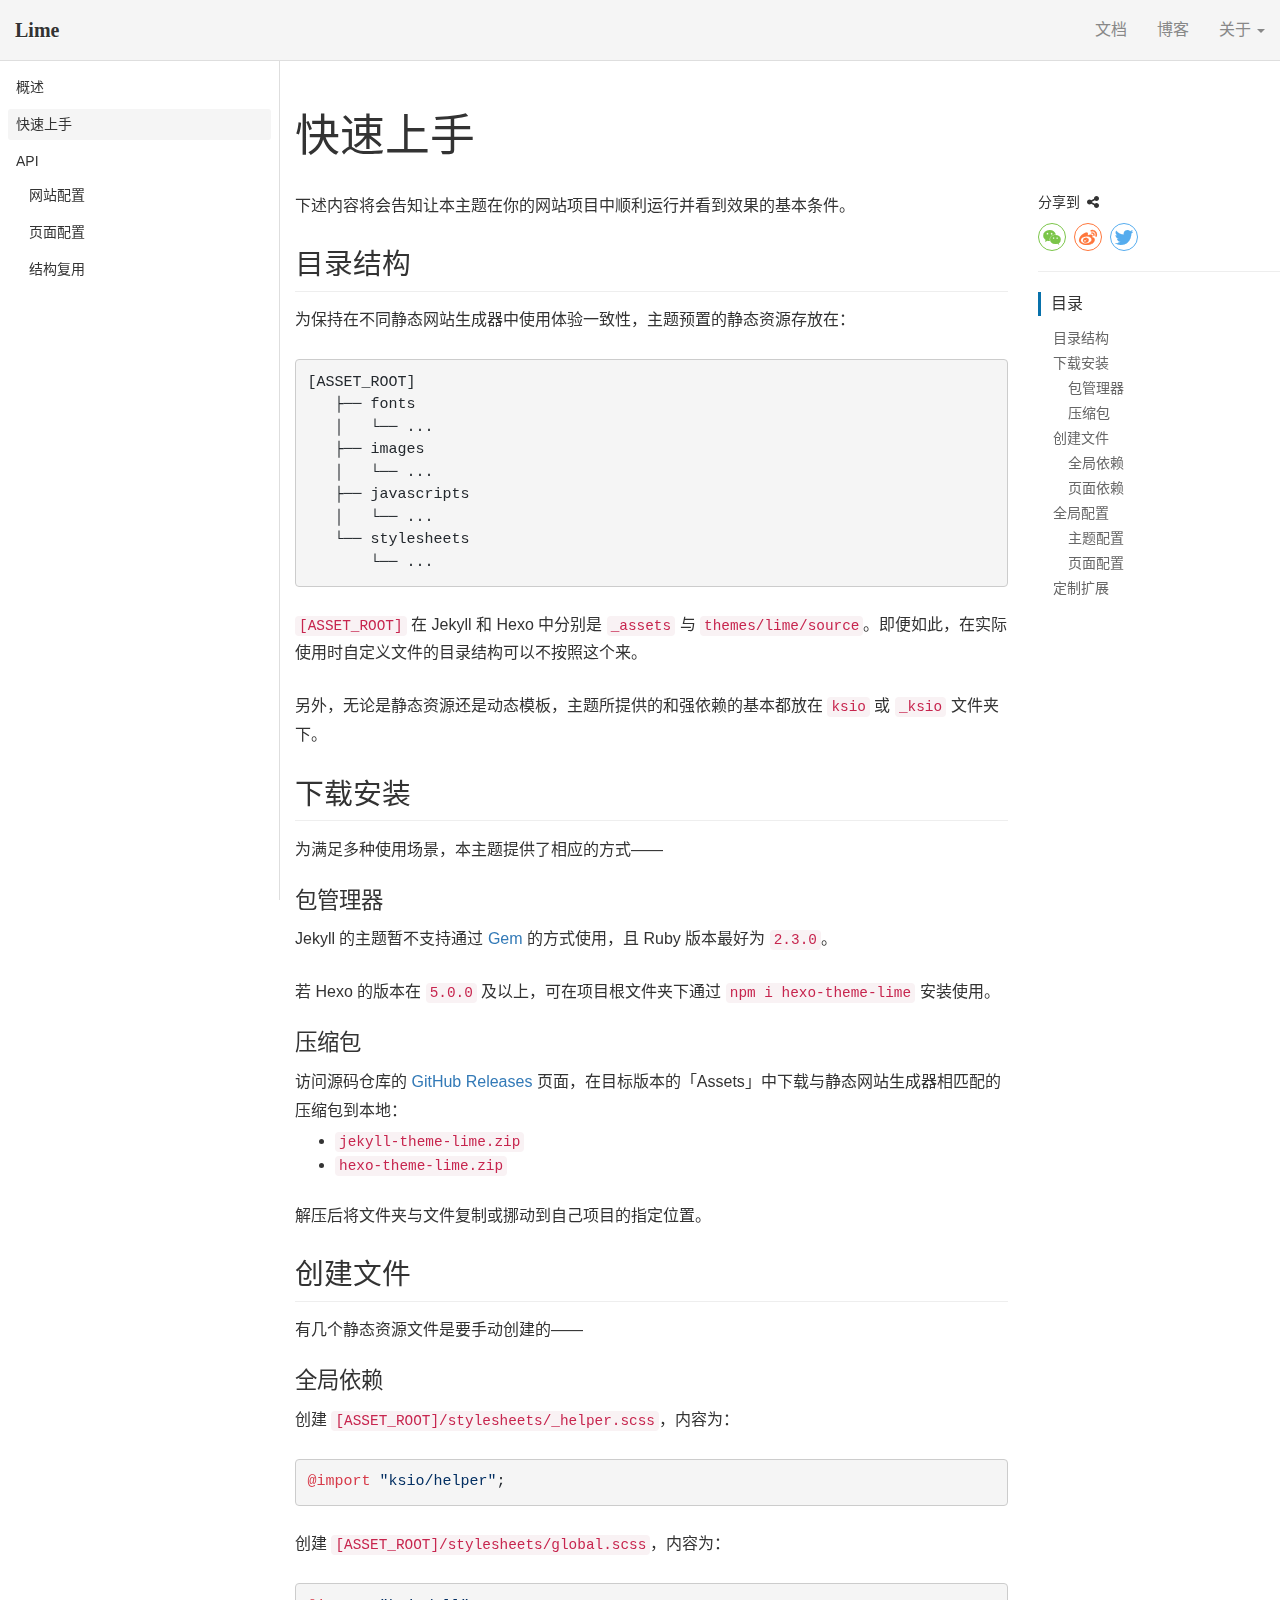
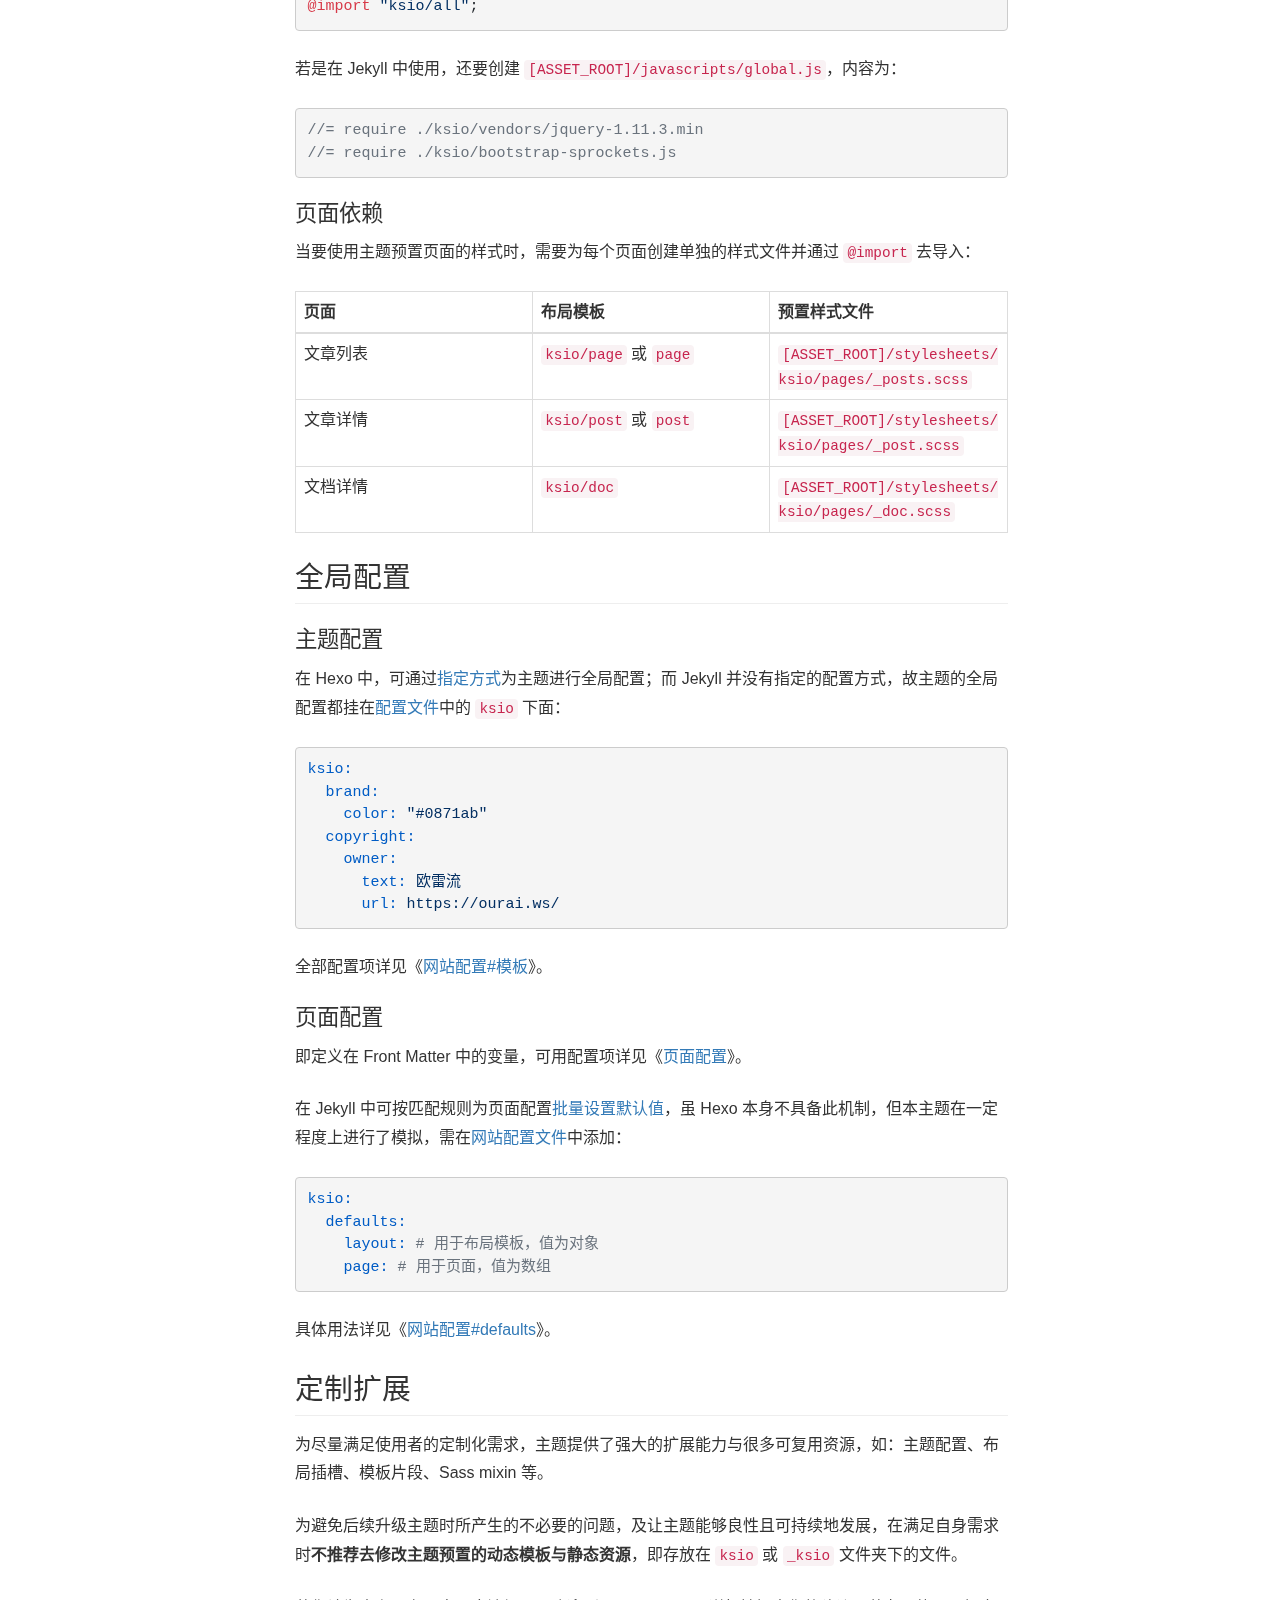
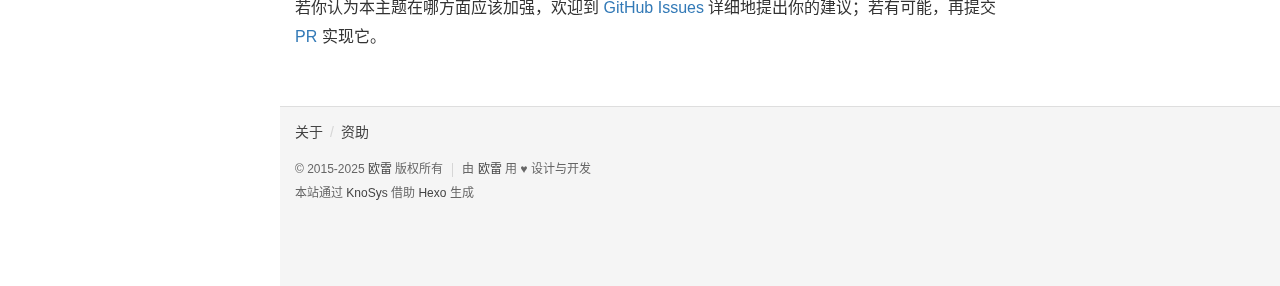
<file: zh/guides/getting-started/index.html>
<!DOCTYPE html>
<html lang="zh-CN" dir="ltr">
  <head>
    <meta charset="UTF-8">









  
  
  
    
  


  


  


  






  





  <title>快速上手 - Lime</title>


  <meta property="og:title" content="快速上手">


  <meta name="description" content="本主题由欧雷于 2015 年开始设计与开发，并在个人网站「欧雷流」及个人各种开源软件的文档站上使用多年；在设计时以提高阅读体验和保持简洁风格为最高原则，体现个性在其次。适用于博客、个人网站、API 文档站等以内容为主的网站。">
  <meta property="og:description" content="本主题由欧雷于 2015 年开始设计与开发，并在个人网站「欧雷流」及个人各种开源软件的文档站上使用多年；在设计时以提高阅读体验和保持简洁风格为最高原则，体现个性在其次。适用于博客、个人网站、API 文档站等以内容为主的网站。">



  
    
  



<!-- 页面渲染兼容性 -->
<meta http-equiv="X-UA-Compatible" content="IE=edge">
<meta name="renderer" content="webkit">
<meta name="viewport" content="width=device-width,initial-scale=1.0">

<!-- 订阅 -->

<meta name="theme-color" content="#0871ab">
<link rel="shortcut icon" href="/images/ksio/favicon.ico">


    
<link rel="stylesheet" href="/stylesheets/global.css">

    
<link rel="stylesheet" href="/stylesheets/ksio/vendors/share.css">

<link rel="stylesheet" href="/stylesheets/local/syntax-highlighting.css">

<link rel="stylesheet" href="/stylesheets/local/pages/post.css">

<link rel="stylesheet" href="/stylesheets/local/pages/doc.css">

    

    
<script src="/javascripts/ksio/vendors/jquery-1.11.3.min.js"></script>

    
<script src="/javascripts/ksio/vendors/bootstrap.min.js"></script>

  </head>
  
  
  <body class="Page" itemscope itemtype="http://schema.org/WebPage">
    

  <header class="Page-header">
  <div class="navbar navbar-static-top">
    <div class="container-fluid">
      <div class="navbar-header">
        
          <button class="navbar-toggle collapsed" type="button" data-target=".Page-navs" data-toggle="collapse">
            <span class="sr-only">Toggle navs</span>
            <span class="icon-bar"></span>
            <span class="icon-bar"></span>
            <span class="icon-bar"></span>
          </button>
        
        
          


  <a class="navbar-brand" href="/">Lime</a>


        
      </div>
      <!-- Nav menus -->
      <nav class="Page-navs navbar-collapse collapse">
        <ul class="nav navbar-nav navbar-right">
          
  
  
  
    
    
      <li><a href="/zh/guides/">文档</a>
</li>
    
  

  
  
  
    
    
      <li><a href="/zh/posts/">博客</a>
</li>
    
  

  
  
  
    <li class="dropdown">
      <a class="dropdown-toggle" href="javascript:void(0);" data-toggle="dropdown">关于 <span class="caret"></span></a>
      <ul class="dropdown-menu">
  
  
  
    
    
      <li><a href="/zh/about/">本站</a>
</li>
    
  

  
  
  
    
    
      <li><a href="https://linxoid.com/ourai?utm_source=https://lime-theme.github.io&amp;utm_medium=common-header" target="_blank" rel="external nofollow">作者</a>
</li>
    
  

  
  
  
    
    
      <li><a href="https://github.com/lime-theme?utm_source=https://lime-theme.github.io&amp;utm_medium=common-header" target="_blank" rel="external nofollow">GitHub</a>
</li>
    
  

</ul>
    </li>
  


        </ul>
      </nav>
    </div>
  </div>
</header>

<div class="Page-content">
  
  
    <aside class="Page-aside">
      <div class="AsideBrand">


  <a href="/">Lime</a>

</div>
      <nav class="AsideNav"><ul>
  
  
    
  
  
    <li>
      
      
      
      
      
      
        
          <a href="/zh/guides/">概述</a>
        
      
    </li>
  
    <li>
      
      
      
      
      
      
        
          <a class="is-selected" href="/zh/guides/getting-started/">快速上手</a>
        
      
    </li>
  
    <li>
      
      
      
      
      
      
        <span>API</span>
        <ul>
  
  
    
  
  
    <li>
      
      
      
      
      
      
        <a href="/zh/apis/site-config/">网站配置</a>
      
    </li>
  
    <li>
      
      
      
      
      
      
        <a href="/zh/apis/page-config/">页面配置</a>
      
    </li>
  
    <li>
      
      
      
      
      
      
        <a href="/zh/apis/html-reuse/">结构复用</a>
      
    </li>
  
</ul>

      
    </li>
  
</ul>
</nav>
    </aside>
  
  <main class="Page-main">
    <article class="Article container-fluid">
      <header class="Article-header">
        
  
    <h1 class="Article-title">快速上手</h1>
  
  


      </header>
      <div class="Article-content col-md-9"><p>下述内容将会告知让本主题在你的网站项目中顺利运行并看到效果的基本条件。</p>
<h2 id="目录结构"><a href="#目录结构" class="headerlink" title="目录结构"></a>目录结构</h2><p>为保持在不同静态网站生成器中使用体验一致性，主题预置的静态资源存放在：</p>
<figure class="highlight text"><table><tr><td class="code"><pre><code class="hljs text">[ASSET_ROOT]<br>   ├── fonts<br>   │   └── ...<br>   ├── images<br>   │   └── ...<br>   ├── javascripts<br>   │   └── ...<br>   └── stylesheets<br>       └── ...<br></code></pre></td></tr></table></figure>

<p><code>[ASSET_ROOT]</code> 在 Jekyll 和 Hexo 中分别是 <code>_assets</code> 与 <code>themes/lime/source</code>。即便如此，在实际使用时自定义文件的目录结构可以不按照这个来。</p>
<p>另外，无论是静态资源还是动态模板，主题所提供的和强依赖的基本都放在 <code>ksio</code> 或 <code>_ksio</code> 文件夹下。</p>
<h2 id="下载安装"><a href="#下载安装" class="headerlink" title="下载安装"></a>下载安装</h2><p>为满足多种使用场景，本主题提供了相应的方式——</p>
<h3 id="包管理器"><a href="#包管理器" class="headerlink" title="包管理器"></a>包管理器</h3><p>Jekyll 的主题暂不支持通过 <a target="_blank" rel="noopener" href="https://rubygems.org/">Gem</a> 的方式使用，且 Ruby 版本最好为 <code>2.3.0</code>。</p>
<p>若 Hexo 的版本在 <a target="_blank" rel="noopener" href="https://hexo.io/news/2020/07/29/hexo-5-released/"><code>5.0.0</code></a> 及以上，可在项目根文件夹下通过 <code>npm i hexo-theme-lime</code> 安装使用。</p>
<h3 id="压缩包"><a href="#压缩包" class="headerlink" title="压缩包"></a>压缩包</h3><p>访问源码仓库的 <a target="_blank" rel="noopener" href="https://github.com/lime-theme/lime/releases">GitHub Releases</a> 页面，在目标版本的「Assets」中下载与静态网站生成器相匹配的压缩包到本地：</p>
<ul>
<li><code>jekyll-theme-lime.zip</code></li>
<li><code>hexo-theme-lime.zip</code></li>
</ul>
<p>解压后将文件夹与文件复制或挪动到自己项目的指定位置。</p>
<h2 id="创建文件"><a href="#创建文件" class="headerlink" title="创建文件"></a>创建文件</h2><p>有几个静态资源文件是要手动创建的——</p>
<h3 id="全局依赖"><a href="#全局依赖" class="headerlink" title="全局依赖"></a>全局依赖</h3><p>创建 <code>[ASSET_ROOT]/stylesheets/_helper.scss</code>，内容为：</p>
<figure class="highlight scss"><table><tr><td class="code"><pre><code class="hljs scss"><span class="hljs-keyword">@import</span> <span class="hljs-string">&quot;ksio/helper&quot;</span>;<br></code></pre></td></tr></table></figure>

<p>创建 <code>[ASSET_ROOT]/stylesheets/global.scss</code>，内容为：</p>
<figure class="highlight scss"><table><tr><td class="code"><pre><code class="hljs scss"><span class="hljs-keyword">@import</span> <span class="hljs-string">&quot;ksio/all&quot;</span>;<br></code></pre></td></tr></table></figure>

<p>若是在 Jekyll 中使用，还要创建 <code>[ASSET_ROOT]/javascripts/global.js</code>，内容为：</p>
<figure class="highlight js"><table><tr><td class="code"><pre><code class="hljs js"><span class="hljs-comment">//= require ./ksio/vendors/jquery-1.11.3.min</span><br><span class="hljs-comment">//= require ./ksio/bootstrap-sprockets.js</span><br></code></pre></td></tr></table></figure>

<h3 id="页面依赖"><a href="#页面依赖" class="headerlink" title="页面依赖"></a>页面依赖</h3><p>当要使用主题预置页面的样式时，需要为每个页面创建单独的样式文件并通过 <code>@import</code> 去导入：</p>
<table>
<thead>
<tr>
<th>页面</th>
<th>布局模板</th>
<th>预置样式文件</th>
</tr>
</thead>
<tbody><tr>
<td>文章列表</td>
<td><code>ksio/page</code> 或 <code>page</code></td>
<td><code>[ASSET_ROOT]/stylesheets/ksio/pages/_posts.scss</code></td>
</tr>
<tr>
<td>文章详情</td>
<td><code>ksio/post</code> 或 <code>post</code></td>
<td><code>[ASSET_ROOT]/stylesheets/ksio/pages/_post.scss</code></td>
</tr>
<tr>
<td>文档详情</td>
<td><code>ksio/doc</code></td>
<td><code>[ASSET_ROOT]/stylesheets/ksio/pages/_doc.scss</code></td>
</tr>
</tbody></table>
<h2 id="全局配置"><a href="#全局配置" class="headerlink" title="全局配置"></a>全局配置</h2><h3 id="主题配置"><a href="#主题配置" class="headerlink" title="主题配置"></a>主题配置</h3><p>在 Hexo 中，可通过<a target="_blank" rel="noopener" href="https://hexo.io/zh-cn/docs/configuration#%E4%BD%BF%E7%94%A8%E4%BB%A3%E6%9B%BF%E4%B8%BB%E9%A2%98%E9%85%8D%E7%BD%AE%E6%96%87%E4%BB%B6">指定方式</a>为主题进行全局配置；而 Jekyll 并没有指定的配置方式，故主题的全局配置都挂在<a target="_blank" rel="noopener" href="https://jekyllrb.com/docs/configuration/">配置文件</a>中的 <code>ksio</code> 下面：</p>
<figure class="highlight yaml"><table><tr><td class="code"><pre><code class="hljs yaml"><span class="hljs-attr">ksio:</span><br>  <span class="hljs-attr">brand:</span><br>    <span class="hljs-attr">color:</span> <span class="hljs-string">&quot;#0871ab&quot;</span><br>  <span class="hljs-attr">copyright:</span><br>    <span class="hljs-attr">owner:</span><br>      <span class="hljs-attr">text:</span> <span class="hljs-string">欧雷流</span><br>      <span class="hljs-attr">url:</span> <span class="hljs-string">https://ourai.ws/</span><br></code></pre></td></tr></table></figure>

<p>全部配置项详见《<a href="/zh/apis/site-config/#template">网站配置#模板</a>》。</p>
<h3 id="页面配置"><a href="#页面配置" class="headerlink" title="页面配置"></a>页面配置</h3><p>即定义在 Front Matter 中的变量，可用配置项详见《<a href="/zh/apis/page-config/">页面配置</a>》。</p>
<p>在 Jekyll 中可按匹配规则为页面配置<a target="_blank" rel="noopener" href="https://jekyllrb.com/docs/configuration/front-matter-defaults/">批量设置默认值</a>，虽 Hexo 本身不具备此机制，但本主题在一定程度上进行了模拟，需在<a target="_blank" rel="noopener" href="https://hexo.io/zh-cn/docs/configuration">网站配置文件</a>中添加：</p>
<figure class="highlight yaml"><table><tr><td class="code"><pre><code class="hljs yaml"><span class="hljs-attr">ksio:</span><br>  <span class="hljs-attr">defaults:</span><br>    <span class="hljs-attr">layout:</span> <span class="hljs-comment"># 用于布局模板，值为对象</span><br>    <span class="hljs-attr">page:</span> <span class="hljs-comment"># 用于页面，值为数组</span><br></code></pre></td></tr></table></figure>

<p>具体用法详见《<a href="/zh/apis/site-config/#defaults">网站配置#defaults</a>》。</p>
<h2 id="定制扩展"><a href="#定制扩展" class="headerlink" title="定制扩展"></a>定制扩展</h2><p>为尽量满足使用者的定制化需求，主题提供了强大的扩展能力与很多可复用资源，如：主题配置、布局插槽、模板片段、Sass mixin 等。</p>
<p>为避免后续升级主题时所产生的不必要的问题，及让主题能够良性且可持续地发展，在满足自身需求时<strong>不推荐去修改主题预置的动态模板与静态资源</strong>，即存放在 <code>ksio</code> 或 <code>_ksio</code> 文件夹下的文件。</p>
<p>若你认为本主题在哪方面应该加强，欢迎到 <a target="_blank" rel="noopener" href="https://github.com/lime-theme/lime/issues/new/choose">GitHub Issues</a> 详细地提出你的建议；若有可能，再提交 <a target="_blank" rel="noopener" href="https://github.com/lime-theme/lime/pulls">PR</a> 实现它。</p>

</div>
      <footer class="Article-footer col-md-3">
  
  <div class="Widget Widget--share">
    <div class="Widget-body">
      <p>分享到<i class="fa fa-share-alt"></i></p>
      <div class="social-share" data-sites="wechat,weibo,twitter"></div>
    </div>
  </div>


  <section class="Widget Widget--toc">
  <div class="Widget-header">
    <h2 class="Widget-title">目录</h2>
  </div>
  <div class="Widget-body"></div>
</section>


</footer>
    </article>
    <footer class="Page-footer Footer">
  <div class="container-fluid">
    
    <div class="Footer-description">
      
        <!-- Important links -->
        <nav class="Footer-navs">
          <ul><li><a href="/zh/about/"><span>关于</span></a>
</li><li><a href="/zh/about/#资助"><span>资助</span></a>
</li></ul>
        </nav>
      
      <div class="Footer-copyright">
        <p>

&copy; 2015-2025 <a href="https://linxoid.com/ourai?utm_source=https://lime-theme.github.io&amp;utm_medium=common-footer" target="_blank" rel="external nofollow">欧雷</a> 版权所有

</p>
        <p>由 <a href="https://linxoid.com/ourai/?utm_source=https://lime-theme.github.io&amp;utm_medium=common-footer" target="_blank" rel="external nofollow">欧雷</a> 用 ♥ 设计与开发</p>
      </div>
      <div class="Footer-licenses">
        <p>本站通过 <a href="https://knosysio.github.io/?utm_source=https://lime-theme.github.io&amp;utm_medium=common-footer" target="_blank" rel="external nofollow">KnoSys</a> 借助 <a href="https://hexo.io" target="_blank" rel="external nofollow">Hexo</a> 生成</p>
      </div>
    </div>
  </div>
</footer>

  </main>
</div>




    <script>$('.Article-content > table').addClass('table table-bordered')</script>
    
<script src="/javascripts/ksio/vendors/share.min.js"></script>

<script src="/javascripts/ksio/components/page.js"></script>

<script src="/javascripts/ksio/components/toc.js"></script>

<script src="/javascripts/ksio/vendors/jquery.timeago.js"></script>

<script src="/javascripts/ksio/vendors/jquery.timeago.zh-CN.js"></script>

<script src="/javascripts/ksio/initializers/time.js"></script>

<script src="/javascripts/ksio/vendors/jquery.lazyload.js"></script>

<script src="/javascripts/ksio/initializers/lazyload.js"></script>

  </body>
</html>
</file>
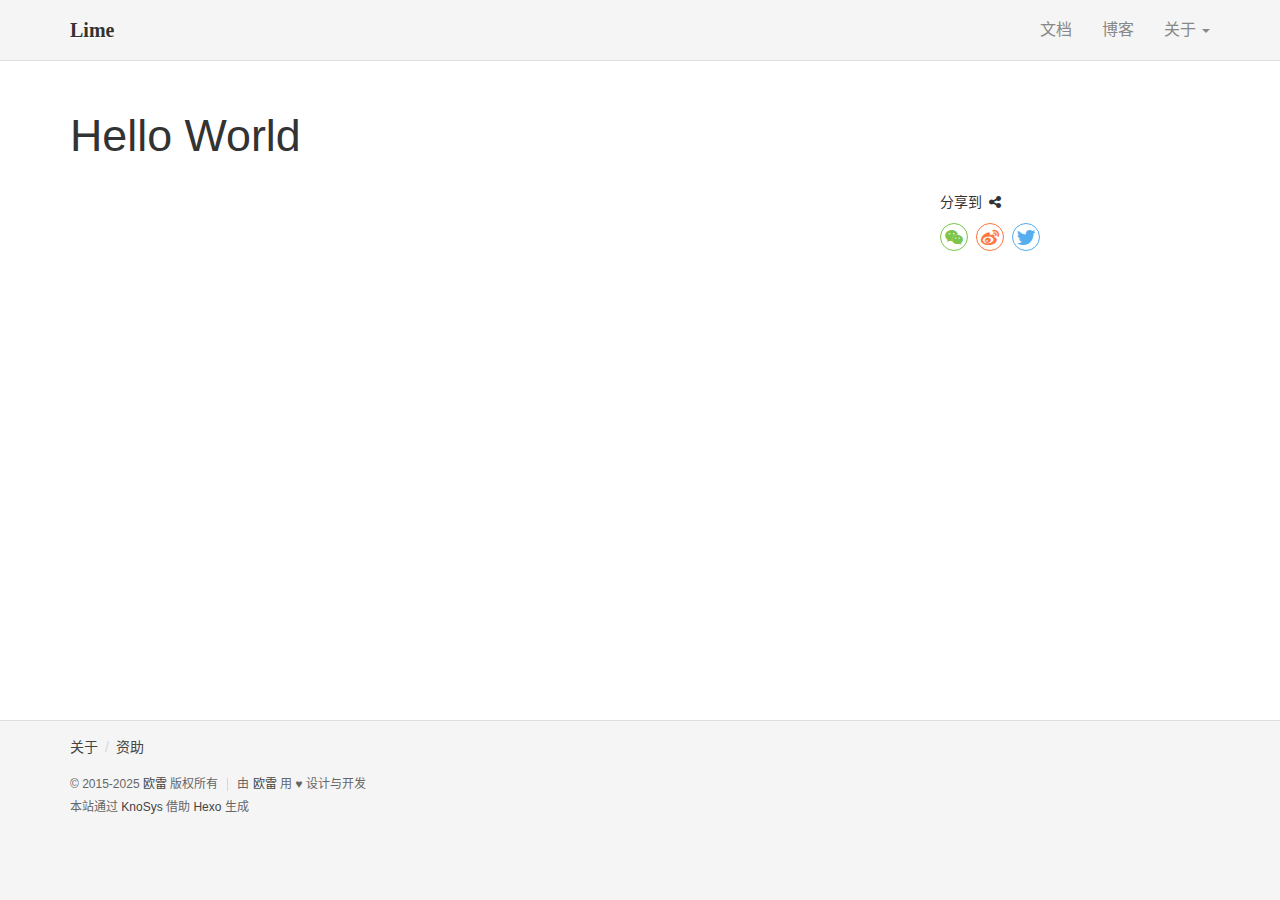
<file: zh/posts/hello-world/index.html>
<!DOCTYPE html>
<html lang="zh-CN" dir="ltr">
  <head>
    <meta charset="UTF-8">









  
  
  
    
  


  


  


  






  






  <title>Hello World - Lime</title>


<meta name="twitter:card" content="summary_large_image">


  <meta property="og:title" content="Hello World">
  <meta name="twitter:title" content="Hello World">



  <meta name="description" content="本主题由欧雷于 2015 年开始设计与开发，并在个人网站「欧雷流」及个人各种开源软件的文档站上使用多年；在设计时以提高阅读体验和保持简洁风格为最高原则，体现个性在其次。适用于博客、个人网站、API 文档站等以内容为主的网站。">
  <meta property="og:description" content="本主题由欧雷于 2015 年开始设计与开发，并在个人网站「欧雷流」及个人各种开源软件的文档站上使用多年；在设计时以提高阅读体验和保持简洁风格为最高原则，体现个性在其次。适用于博客、个人网站、API 文档站等以内容为主的网站。">
  <meta name="twitter:description" content="本主题由欧雷于 2015 年开始设计与开发，并在个人网站「欧雷流」及个人各种开源软件的文档站上使用多年；在设计时以提高阅读体验和保持简洁风格为最高原则，体现个性在其次。适用于博客、个人网站、API 文档站等以内容为主的网站。">




  
    
  




  
  
  
  <link rel="canonical" href="https://example.io/zh/posts/hello-world/">
  <meta property="og:url" content="https://example.io/zh/posts/hello-world/">



  <meta property="og:site_name" content="Lime">
  <script type="application/ld+json">
    {
      "@context" : "http://schema.org",
      "@type" : "WebSite",
      "name" : "Lime",
      "url" : "https://example.io"
    }
  </script>








<!-- 页面渲染兼容性 -->
<meta http-equiv="X-UA-Compatible" content="IE=edge">
<meta name="renderer" content="webkit">
<meta name="viewport" content="width=device-width,initial-scale=1.0">

<!-- 订阅 -->

<meta name="theme-color" content="#0871ab">
<link rel="shortcut icon" href="/images/ksio/favicon.ico">


    
<link rel="stylesheet" href="/stylesheets/global.css">

    
<link rel="stylesheet" href="/stylesheets/ksio/vendors/share.css">

<link rel="stylesheet" href="/stylesheets/local/pages/post.css">

    

    
<script src="/javascripts/ksio/vendors/jquery-1.11.3.min.js"></script>

    
<script src="/javascripts/ksio/vendors/bootstrap.min.js"></script>

  </head>
  
  
  <body class="Page" itemscope itemtype="http://schema.org/WebPage">
    

  <header class="Page-header">
  <div class="navbar navbar-static-top">
    <div class="container">
      <div class="navbar-header">
        
          <button class="navbar-toggle collapsed" type="button" data-target=".Page-navs" data-toggle="collapse">
            <span class="sr-only">Toggle navs</span>
            <span class="icon-bar"></span>
            <span class="icon-bar"></span>
            <span class="icon-bar"></span>
          </button>
        
        
          


  <a class="navbar-brand" href="/">Lime</a>


        
      </div>
      <!-- Nav menus -->
      <nav class="Page-navs navbar-collapse collapse">
        <ul class="nav navbar-nav navbar-right">
          
  
  
  
    
    
      <li><a href="/zh/guides/">文档</a>
</li>
    
  

  
  
  
    
    
      <li><a href="/zh/posts/">博客</a>
</li>
    
  

  
  
  
    <li class="dropdown">
      <a class="dropdown-toggle" href="javascript:void(0);" data-toggle="dropdown">关于 <span class="caret"></span></a>
      <ul class="dropdown-menu">
  
  
  
    
    
      <li><a href="/zh/about/">本站</a>
</li>
    
  

  
  
  
    
    
      <li><a href="https://linxoid.com/ourai?utm_source=https://lime-theme.github.io&amp;utm_medium=common-header" target="_blank" rel="external nofollow">作者</a>
</li>
    
  

  
  
  
    
    
      <li><a href="https://github.com/lime-theme?utm_source=https://lime-theme.github.io&amp;utm_medium=common-header" target="_blank" rel="external nofollow">GitHub</a>
</li>
    
  

</ul>
    </li>
  


        </ul>
      </nav>
    </div>
  </div>
</header>

<main class="Page-content">
  

  <!-- 内容主体 -->
  <div class="container">
    <article class="Page-main Article">
      <header class="Article-header">
        
  
    <h1 class="Article-title">Hello World</h1>
  
  


      </header>
      <div class="Article-content col-md-9">
</div>
      <footer class="Article-footer col-md-3">
  
  <div class="Widget Widget--share">
    <div class="Widget-body">
      <p>分享到<i class="fa fa-share-alt"></i></p>
      <div class="social-share" data-sites="wechat,weibo,twitter"></div>
    </div>
  </div>


  <section class="Widget Widget--toc">
  <div class="Widget-header">
    <h2 class="Widget-title">目录</h2>
  </div>
  <div class="Widget-body"></div>
</section>


</footer>
      
      
    </article>
    

  </div>
</main>
<footer class="Page-footer Footer">
  <div class="container">
    
    <div class="Footer-description">
      
        <!-- Important links -->
        <nav class="Footer-navs">
          <ul><li><a href="/zh/about/"><span>关于</span></a>
</li><li><a href="/zh/about/#资助"><span>资助</span></a>
</li></ul>
        </nav>
      
      <div class="Footer-copyright">
        <p>

&copy; 2015-2025 <a href="https://linxoid.com/ourai?utm_source=https://lime-theme.github.io&amp;utm_medium=common-footer" target="_blank" rel="external nofollow">欧雷</a> 版权所有

</p>
        <p>由 <a href="https://linxoid.com/ourai/?utm_source=https://lime-theme.github.io&amp;utm_medium=common-footer" target="_blank" rel="external nofollow">欧雷</a> 用 ♥ 设计与开发</p>
      </div>
      <div class="Footer-licenses">
        <p>本站通过 <a href="https://knosysio.github.io/?utm_source=https://lime-theme.github.io&amp;utm_medium=common-footer" target="_blank" rel="external nofollow">KnoSys</a> 借助 <a href="https://hexo.io" target="_blank" rel="external nofollow">Hexo</a> 生成</p>
      </div>
    </div>
  </div>
</footer>






    <script>$('.Article-content > table').addClass('table table-bordered')</script>
    
<script src="/javascripts/ksio/vendors/share.min.js"></script>

<script src="/javascripts/ksio/components/page.js"></script>

<script src="/javascripts/ksio/components/toc.js"></script>

<script src="/javascripts/ksio/vendors/jquery.timeago.js"></script>

<script src="/javascripts/ksio/vendors/jquery.timeago.zh-CN.js"></script>

<script src="/javascripts/ksio/initializers/time.js"></script>

<script src="/javascripts/ksio/vendors/jquery.lazyload.js"></script>

<script src="/javascripts/ksio/initializers/lazyload.js"></script>

  </body>
</html>
</file>
<file: stylesheets/local/pages/index.css>
.Homepage-header {
  position: relative;
  z-index: 1;
  overflow: hidden;
  padding: 96px 20px;
  text-align: center;
  background-color: #fff; }
  .Homepage-header h1 {
    margin-top: 0;
    margin-bottom: .3em;
    font-size: 10rem;
    font-weight: 700; }

.Homepage-slogan {
  font-size: 2.5rem; }

.Homepage-body:before {
  content: "\0020";
  display: block;
  height: 0;
  -webkit-box-shadow: 0 2px 2px 0 rgba(0, 0, 0, 0.1), 0 1px 5px 3px rgba(0, 0, 0, 0.1);
  box-shadow: 0 2px 2px 0 rgba(0, 0, 0, 0.1), 0 1px 5px 3px rgba(0, 0, 0, 0.1); }

.GetStarted {
  margin-top: 56px;
  margin-bottom: 0; }
  .GetStarted a {
    display: inline-block;
    padding: 0 30px;
    font-weight: 400;
    line-height: 46px;
    border-radius: 46px;
    color: #fff;
    background-color: #337ab7; }
    .GetStarted a:hover {
      text-decoration: none;
      background-color: #0871ab; }
  .GetStarted .fa {
    margin-left: .5em; }

.FeatureList {
  max-width: 960px;
  margin: 0 auto;
  padding: 52px 0;
  font-size: 14px;
  *zoom: 1; }
  .FeatureList:after {
    content: "";
    display: table;
    clear: both; }
  .FeatureList-item {
    float: left;
    padding: 18px 36px; }
    .FeatureList-item h3 {
      margin: 0;
      font-size: 18px; }
    .FeatureList-item p {
      margin: 12px 0 0;
      color: #555; }
    @media (min-width: 768px) {
      .FeatureList-item {
        width: 33.33333%; } }
</file>
<file: stylesheets/ksio/vendors/share.css>
@font-face {
  font-family: "socialshare";
  src: url("../../../fonts/ksio/vendors/share/iconfont.eot");
  /* IE9*/
  src: url("../../../fonts/ksio/vendors/share/iconfont.eot?#iefix") format("embedded-opentype"), url("../../../fonts/ksio/vendors/share/iconfont.woff") format("woff"), url("../../../fonts/ksio/vendors/share/iconfont.ttf") format("truetype"), url("../../../fonts/ksio/vendors/share/iconfont.svg#iconfont") format("svg");
  /* iOS 4.1- */ }

.social-share {
  font-family: "socialshare" !important;
  font-size: 16px;
  font-style: normal;
  -webkit-font-smoothing: antialiased;
  -webkit-text-stroke-width: 0.2px;
  -moz-osx-font-smoothing: grayscale; }
  .social-share .icon-tencent:before {
    content: "\f07a"; }
  .social-share .icon-qq:before {
    content: "\f11a"; }
  .social-share .icon-weibo:before {
    content: "\f12a"; }
  .social-share .icon-wechat:before {
    content: "\f09a"; }
  .social-share .icon-douban:before {
    content: "\f10a"; }
  .social-share .icon-heart:before {
    content: "\f20a"; }
  .social-share .icon-like:before {
    content: "\f00a"; }
  .social-share .icon-qzone:before {
    content: "\f08a"; }
  .social-share .icon-linkedin:before {
    content: "\f01a"; }
  .social-share .icon-diandian:before {
    content: "\f05a"; }
  .social-share .icon-facebook:before {
    content: "\f03a"; }
  .social-share .icon-google:before {
    content: "\f04a"; }
  .social-share .icon-twitter:before {
    content: "\f06a"; }
  .social-share a {
    position: relative;
    text-decoration: none;
    margin: 4px;
    display: inline-block;
    outline: none; }
  .social-share .social-share-icon {
    position: relative;
    display: inline-block;
    width: 32px;
    height: 32px;
    font-size: 20px;
    border-radius: 50%;
    line-height: 32px;
    border: 1px solid #666;
    color: #666;
    text-align: center;
    vertical-align: middle;
    transition: background 0.6s ease-out 0s; }
    .social-share .social-share-icon:hover {
      background: #666;
      color: #fff; }
  .social-share .icon-weibo {
    color: #ff763b;
    border-color: #ff763b; }
    .social-share .icon-weibo:hover {
      background: #ff763b; }
  .social-share .icon-tencent {
    color: #56b6e7;
    border-color: #56b6e7; }
    .social-share .icon-tencent:hover {
      background: #56b6e7; }
  .social-share .icon-qq {
    color: #56b6e7;
    border-color: #56b6e7; }
    .social-share .icon-qq:hover {
      background: #56b6e7; }
  .social-share .icon-qzone {
    color: #FDBE3D;
    border-color: #FDBE3D; }
    .social-share .icon-qzone:hover {
      background: #FDBE3D; }
  .social-share .icon-douban {
    color: #33b045;
    border-color: #33b045; }
    .social-share .icon-douban:hover {
      background: #33b045; }
  .social-share .icon-linkedin {
    color: #0077B5;
    border-color: #0077B5; }
    .social-share .icon-linkedin:hover {
      background: #0077B5; }
  .social-share .icon-facebook {
    color: #44619D;
    border-color: #44619D; }
    .social-share .icon-facebook:hover {
      background: #44619D; }
  .social-share .icon-google {
    color: #db4437;
    border-color: #db4437; }
    .social-share .icon-google:hover {
      background: #db4437; }
  .social-share .icon-twitter {
    color: #55acee;
    border-color: #55acee; }
    .social-share .icon-twitter:hover {
      background: #55acee; }
  .social-share .icon-diandian {
    color: #307DCA;
    border-color: #307DCA; }
    .social-share .icon-diandian:hover {
      background: #307DCA; }
  .social-share .icon-wechat {
    position: relative;
    color: #7bc549;
    border-color: #7bc549; }
    .social-share .icon-wechat:hover {
      background: #7bc549; }
  .social-share .icon-wechat .wechat-qrcode {
    opacity: 0;
    filter: alpha(opacity=0);
    visibility: hidden;
    position: absolute;
    z-index: 9;
    top: -205px;
    left: -84px;
    width: 200px;
    height: 192px;
    color: #666;
    font-size: 12px;
    text-align: center;
    background-color: #fff;
    box-shadow: 0 2px 10px #aaa;
    transition: all 200ms;
    -webkit-tansition: all 350ms;
    -moz-transition: all 350ms; }
  .social-share .icon-wechat .wechat-qrcode h4 {
    font-weight: normal;
    height: 26px;
    line-height: 26px;
    font-size: 12px;
    background-color: #f3f3f3;
    margin: 0;
    padding: 0;
    color: #777; }
  .social-share .icon-wechat .wechat-qrcode .qrcode {
    width: 105px;
    margin: 10px auto; }
  .social-share .icon-wechat .wechat-qrcode .help p {
    font-weight: normal;
    line-height: 16px;
    padding: 0;
    margin: 0; }
  .social-share .icon-wechat .wechat-qrcode:after {
    content: '';
    position: absolute;
    left: 50%;
    margin-left: -6px;
    bottom: -13px;
    width: 0;
    height: 0;
    border-width: 8px 6px 6px 6px;
    border-style: solid;
    border-color: #fff transparent transparent transparent; }
  .social-share .icon-wechat:hover .wechat-qrcode {
    opacity: 1;
    filter: alpha(opacity=100);
    visibility: visible; }
</file>
<file: stylesheets/local/pages/post.css>
.Article-header p {
  float: left;
  margin-top: .75em;
  margin-right: 1.2em;
  font-size: 14px;
  color: #999; }

.Article-commentCount a,
.Article-tags a {
  margin-left: .5em; }

.Article-category .Widget-body > p {
  margin-bottom: 10px;
  color: #888; }

.Article-category .Widget-body h3 {
  margin: 0;
  font-size: 16px; }

.Article-category .Widget-body > div p {
  margin-top: 10px; }

.Article-category .Widget-body .fa-pencil {
  margin-right: .5em;
  color: #333; }

.Article-license a {
  margin-right: .5em; }

.Article-license .fa {
  margin-right: .15em;
  margin-left: .5em; }

.Article-series {
  padding-top: 20px;
  border-top: 1px solid #eee; }
  .Article-series p:first-child {
    font-size: 12px;
    font-weight: normal; }
    .Article-series p:first-child strong {
      font-size: 16px; }
  .Article-series p + p {
    font-size: 12px;
    color: #888;
    margin-top: 3px;
    margin-bottom: 10px; }
  .Article-series ul {
    list-style-position: inside;
    margin-bottom: 0;
    padding-left: 5px; }
  .Article-series li span {
    font-weight: normal; }

.Widget--album .Widget-body p {
  margin-bottom: 5px;
  font-weight: 400; }

.Widget--album .Widget-body a {
  position: relative;
  overflow: hidden;
  display: block;
  background-repeat: no-repeat;
  background-position: 50% 50%;
  background-size: cover;
  border-radius: 6px; }
  .Widget--album .Widget-body a:after {
    content: " ";
    display: block;
    position: relative;
    z-index: -999999999;
    padding-top: 50%; }
  .Widget--album .Widget-body a > * {
    position: absolute;
    top: 0;
    right: 0;
    bottom: 0;
    left: 0; }
  .Widget--album .Widget-body a span {
    font-size: 16px;
    line-height: 1;
    color: #fff;
    text-shadow: 1px 1px #333; }
    .Widget--album .Widget-body a span.Album-name--tl, .Widget--album .Widget-body a span.Album-name--tr {
      top: 10px;
      bottom: auto; }
    .Widget--album .Widget-body a span.Album-name--bl, .Widget--album .Widget-body a span.Album-name--br {
      top: auto;
      bottom: 10px; }
    .Widget--album .Widget-body a span.Album-name--tl, .Widget--album .Widget-body a span.Album-name--bl {
      right: auto;
      left: 10px; }
    .Widget--album .Widget-body a span.Album-name--tr, .Widget--album .Widget-body a span.Album-name--br {
      right: 10px;
      left: auto; }

.Widget--recommended .Widget-body ul {
  list-style: none outside none;
  margin-top: 15px;
  margin-bottom: 0;
  padding-left: 0; }

.Widget--recommended .Widget-body li {
  overflow: hidden; }
  .Widget--recommended .Widget-body li + li {
    margin-top: 12px; }
  .Widget--recommended .Widget-body li img {
    float: left;
    width: 32px;
    height: 32px;
    margin-right: 10px; }
  .Widget--recommended .Widget-body li h3,
  .Widget--recommended .Widget-body li p {
    overflow: hidden;
    line-height: 1.2; }
  .Widget--recommended .Widget-body li h3 {
    margin: 0 0 2px;
    font-size: 14px; }
  .Widget--recommended .Widget-body li p {
    font-size: 12px; }
    .Widget--recommended .Widget-body li p a {
      color: #666; }
</file>
<file: stylesheets/local/syntax-highlighting.css>
/*!
  Theme: GitHub
  Description: Light theme as seen on github.com
  Author: github.com
  Maintainer: @Hirse
  Updated: 2021-05-15

  Outdated base version: https://github.com/primer/github-syntax-light
  Current colors taken from GitHub's CSS
*/
.hljs {
  color: #24292e;
  background: #ffffff; }

.hljs-doctag,
.hljs-keyword,
.hljs-meta .hljs-keyword,
.hljs-template-tag,
.hljs-template-variable,
.hljs-type,
.hljs-variable.language_ {
  /* prettylights-syntax-keyword */
  color: #d73a49; }

.hljs-title,
.hljs-title.class_,
.hljs-title.class_.inherited__,
.hljs-title.function_ {
  /* prettylights-syntax-entity */
  color: #6f42c1; }

.hljs-attr,
.hljs-attribute,
.hljs-literal,
.hljs-meta,
.hljs-number,
.hljs-operator,
.hljs-variable,
.hljs-selector-attr,
.hljs-selector-class,
.hljs-selector-id {
  /* prettylights-syntax-constant */
  color: #005cc5; }

.hljs-regexp,
.hljs-string,
.hljs-meta .hljs-string {
  /* prettylights-syntax-string */
  color: #032f62; }

.hljs-built_in,
.hljs-symbol {
  /* prettylights-syntax-variable */
  color: #e36209; }

.hljs-comment,
.hljs-code,
.hljs-formula {
  /* prettylights-syntax-comment */
  color: #6a737d; }

.hljs-name,
.hljs-quote,
.hljs-selector-tag,
.hljs-selector-pseudo {
  /* prettylights-syntax-entity-tag */
  color: #22863a; }

.hljs-subst {
  /* prettylights-syntax-storage-modifier-import */
  color: #24292e; }

.hljs-section {
  /* prettylights-syntax-markup-heading */
  color: #005cc5;
  font-weight: bold; }

.hljs-bullet {
  /* prettylights-syntax-markup-list */
  color: #735c0f; }

.hljs-emphasis {
  /* prettylights-syntax-markup-italic */
  color: #24292e;
  font-style: italic; }

.hljs-strong {
  /* prettylights-syntax-markup-bold */
  color: #24292e;
  font-weight: bold; }

.hljs-addition {
  /* prettylights-syntax-markup-inserted */
  color: #22863a;
  background-color: #f0fff4; }

.hljs-deletion {
  /* prettylights-syntax-markup-deleted */
  color: #b31d28;
  background-color: #ffeef0; }

.hljs-char.escape_,
.hljs-link,
.hljs-params,
.hljs-property,
.hljs-punctuation,
.hljs-tag {
  /* purposely ignored */ }

.hljs {
  background-color: transparent; }

figure.highlight > table {
  width: 100%; }
  figure.highlight > table pre {
    margin-bottom: 0; }
</file>
<file: stylesheets/local/pages/doc.css>
.Page-header {
  position: relative;
  z-index: 1; }

.Page-content {
  height: 100%;
  min-height: 0; }
  .Page-content:after {
    display: table;
    height: 0;
    clear: both; }

.Page-aside {
  position: fixed;
  top: 0;
  bottom: 0;
  left: 0;
  width: 280px;
  border-right: 1px solid #dedede; }

.Page-main {
  position: relative;
  width: calc(100% - 280px) !important;
  min-height: calc(100% - 61px);
  margin-right: 0;
  margin-left: 280px; }
  .Page-main:after {
    position: relative;
    z-index: -999999999;
    content: " ";
    display: block;
    visibility: hidden;
    background: transparent none;
    height: 210px;
    clear: both; }

.Page-footer {
  position: absolute;
  right: 0;
  bottom: 0;
  left: 0; }

.Article {
  float: left;
  width: 100%; }

.AsideBrand {
  padding-left: 15px;
  font-size: 20px;
  line-height: 60px;
  border-bottom: 1px solid #dedede;
  background-color: #f5f5f5;
  font-family: Georgia;
  font-weight: bold;
  text-shadow: 1px 1px #fff; }
  .AsideBrand,
  .AsideBrand a {
    color: inherit; }
  .AsideBrand a:hover, .AsideBrand a:focus {
    text-decoration: none; }
  .AsideBrand a + a {
    position: relative;
    margin-left: 1.4em;
    font-family: Sans-serif;
    font-weight: normal; }
    .AsideBrand a + a:before {
      content: " ";
      position: absolute;
      top: 7px;
      bottom: 7px;
      left: -.7em;
      border-left: 1px solid currentColor; }

.AsideNav {
  height: calc(100% - 61px);
  padding: 8px;
  overflow: auto;
  font-size: 14px; }
  .AsideNav ul {
    list-style: none inside none;
    padding-left: 0; }
  .AsideNav li {
    padding: 3px 0; }
  .AsideNav span,
  .AsideNav a {
    display: block;
    padding: 5px 8px;
    border-radius: 3px; }
    .AsideNav span:hover,
    .AsideNav a:hover {
      background-color: #f5f5f5;
      text-decoration: none; }
  .AsideNav a {
    color: inherit !important; }
    .AsideNav a.is-selected {
      font-weight: 400;
      background-color: #f5f5f5;
      cursor: default; }
  .AsideNav > ul > li > ul > li > span,
  .AsideNav > ul > li > ul > li > a {
    padding-left: 1.5em; }
  .AsideNav > ul > li > ul > li > ul > li > span,
  .AsideNav > ul > li > ul > li > ul > li > a {
    padding-left: 3em; }
</file>
<file: stylesheets/local/pages/posts.css>
.MainCategories {
  margin-top: -15px;
  margin-bottom: 1.5em; }
  .MainCategories li {
    min-width: 33.33333%; }
    .MainCategories li a {
      padding: 30px 20px; }
    @media all and (max-width: 767px) {
      .MainCategories li + li {
        margin-top: 7.5px; }
      .MainCategories li a {
        padding-top: 20px;
        padding-bottom: 20px; } }

.ArticleList {
  padding-bottom: 1.5em; }

.ArticleList-summary p {
  margin-bottom: 15px; }
  .ArticleList-summary p span {
    font-size: 20px; }

.ArticleList-archives {
  margin-top: 0 !important;
  padding-left: 0;
  list-style-type: none;
  font-size: 22px;
  font-style: italic;
  *zoom: 1; }
  .ArticleList-archives:after {
    content: "";
    display: table;
    clear: both; }
  .ArticleList-archives a {
    display: block;
    margin-right: -15px;
    margin-left: -15px;
    padding: 10px 15px;
    border-radius: 6px;
    text-decoration: none;
    font-weight: normal; }
    .ArticleList-archives a span {
      display: block;
      color: #888;
      font-size: 14px;
      font-style: normal;
      font-weight: 300; }
      .ArticleList-archives a span .fa {
        margin-right: 1em; }
    .ArticleList-archives a:hover {
      background-color: #0871ab; }
      .ArticleList-archives a:hover,
      .ArticleList-archives a:hover * {
        color: #fff !important; }

.ArticleList-hotCategories > div {
  margin-right: -15px;
  margin-left: -15px; }

.ArticleList-hotCategories ul {
  list-style: none inside none;
  padding-left: 0; }

.ArticleList-hotCategories li a {
  display: block;
  background-color: #eee;
  border: 1px solid #a6a6a6;
  border-radius: 6px;
  padding: 10px 15px;
  font-size: 18px;
  font-weight: 400;
  color: #333;
  text-decoration: none; }
  .ArticleList-hotCategories li a span {
    display: block;
    margin-top: 5px;
    font-size: 12px;
    font-weight: 300;
    color: #888; }

@media all and (max-width: 767px) {
  .ArticleList-hotCategories li + li {
    margin-top: 10px; } }

.Widget--hotCategories p {
  margin-bottom: 10px; }
  .Widget--hotCategories p a,
  .Widget--hotCategories p span {
    margin: 0 .3em;
    font-size: 16px;
    font-weight: bold; }
  .Widget--hotCategories p span {
    font-style: italic;
    text-decoration: underline; }

.Widget--hotCategories ul {
  list-style-position: inside;
  margin-bottom: 0;
  padding-left: 5px; }
</file>
